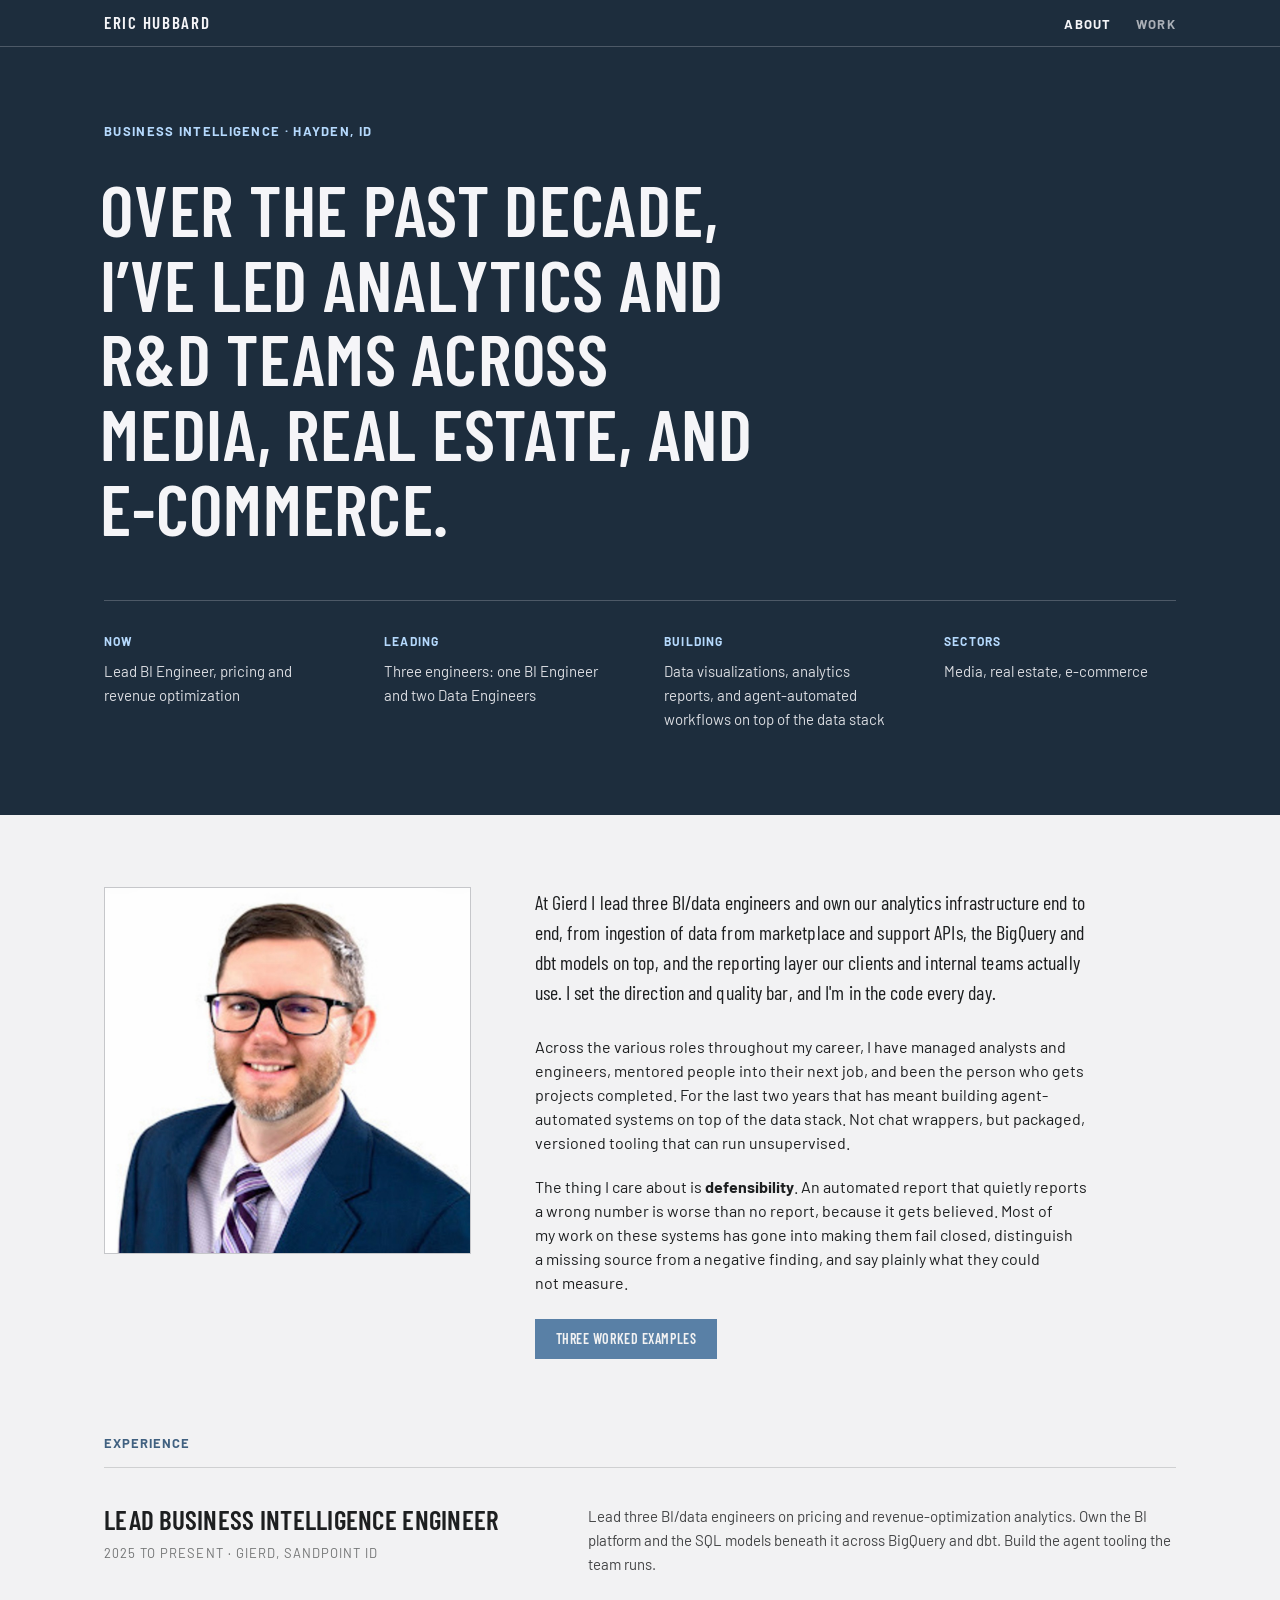
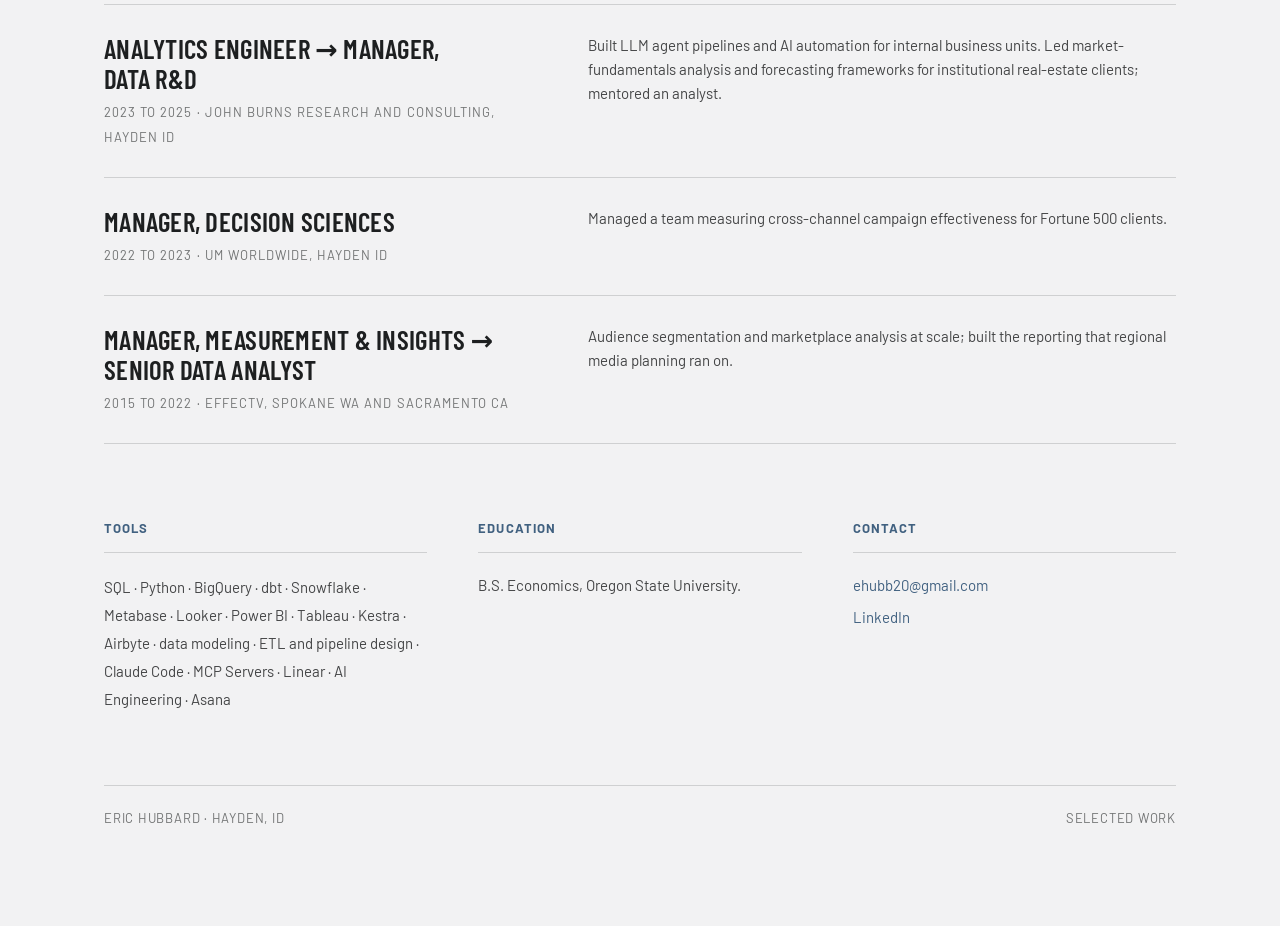
<file: index.html>
<!doctype html>
<html lang="en">
<head>
<meta charset="utf-8">
<meta name="viewport" content="width=device-width, initial-scale=1">
  <title>Eric Hubbard · Business Intelligence</title>
  <meta name="description" content="Eric Hubbard is a business intelligence lead in North Idaho, with ten years across media, real estate and e-commerce, leading analytics teams and building the tooling. Case studies in automated reporting, connector architecture, and returns analysis.">
  <link rel="canonical" href="https://erichubbard.io/">
  <meta property="og:title" content="Eric Hubbard · Business Intelligence">
  <meta property="og:description" content="BI lead building agent-automated analytics systems. Case studies in automated reporting, connector architecture, and returns analysis.">
  <meta property="og:type" content="profile">
  <meta property="og:url" content="https://erichubbard.io/">
  <link rel="icon" href="data:image/svg+xml,<svg xmlns='http://www.w3.org/2000/svg' viewBox='0 0 16 16'><text y='13' font-size='13' font-family='monospace' font-weight='bold'>E</text></svg>">
<link rel="stylesheet" href="./styles.css">
<style>
body { margin: 0; text-wrap: pretty; background: var(--color-bg); }
a { color: var(--color-accent-700); text-decoration: none; }
a:hover { color: var(--color-accent-800); text-decoration: underline; text-underline-offset: 3px; }
/* Layout breakpoints: media queries are the one thing inline styles cannot carry. */
@media (max-width: 760px) { [data-grid] { grid-template-columns: 1fr !important; } }
@media (max-width: 560px) { [data-grid="split"] > figure { max-width: 240px; } }
</style>
</head>
<body>
<div style="min-height: 100%; background: var(--color-bg); color: var(--color-text); font-family: var(--font-body); font-size: 16px; line-height: 24px; padding-bottom: 96px">

  <div style="background: var(--color-accent-900); color: var(--color-neutral-100)">
    <nav class="nav" style="border-bottom: 1px solid color-mix(in srgb, #f5f5f8 22%, transparent); padding-inline: max(clamp(20px,5vw,72px), calc((100% - 1200px) / 2 + clamp(20px,5vw,72px))); gap: 24px; align-items: baseline; color: var(--color-neutral-100)">
      <span class="nav-brand" style="font-size: 17px; letter-spacing: 0.1em; text-transform: uppercase">Eric Hubbard</span>
      <a href="#" aria-current="page" style="font-size: 13px; letter-spacing: 0.1em; text-transform: uppercase; font-weight: 700; color: var(--color-neutral-100)">About</a>
      <a href="work/" style="font-size: 13px; letter-spacing: 0.1em; text-transform: uppercase; font-weight: 700; color: color-mix(in srgb, #f5f5f8 65%, transparent)">Work</a>
    </nav>

    <div style="max-width: 1200px; margin: 0 auto; padding: 72px clamp(20px,5vw,72px) 84px">
      <span style="display: block; font-size: 13px; letter-spacing: 0.1em; text-transform: uppercase; font-weight: 700; color: var(--color-accent-300); margin-bottom: 28px">BUSINESS INTELLIGENCE · HAYDEN, ID</span>
      <h1 style="font-family: var(--font-heading); font-weight: 600; font-size: clamp(40px, 5.6vw, 78px); line-height: 1.04; letter-spacing: 0.01em; text-transform: uppercase; margin: 0; margin-left: -0.052em; max-width: 21ch">Over the past decade, I’ve led analytics and R&amp;D teams across media, real estate, and e‑commerce.</h1>
      <div style="display: grid; grid-template-columns: repeat(auto-fit, minmax(220px, 1fr)); gap: 24px 48px; margin-top: 56px; padding-top: 28px; border-top: 1px solid color-mix(in srgb, #f5f5f8 22%, transparent)">
        <div>
          <span style="display: block; font-size: 12px; letter-spacing: 0.1em; text-transform: uppercase; font-weight: 700; color: var(--color-accent-300); margin-bottom: 6px">Now</span>
          <span style="font-size: 15px; line-height: 22px; color: color-mix(in srgb, #f5f5f8 88%, transparent)">Lead BI Engineer, pricing and revenue optimization</span>
        </div>
        <div>
          <span style="display: block; font-size: 12px; letter-spacing: 0.1em; text-transform: uppercase; font-weight: 700; color: var(--color-accent-300); margin-bottom: 6px">Leading</span>
          <span style="font-size: 15px; line-height: 22px; color: color-mix(in srgb, rgb(245, 245, 248) 88%, transparent)">Three engineers: one BI Engineer and two Data Engineers</span></div>
        <div>
          <span style="display: block; font-size: 12px; letter-spacing: 0.1em; text-transform: uppercase; font-weight: 700; color: var(--color-accent-300); margin-bottom: 6px">Building</span>
          <span style="font-size: 15px; line-height: 22px; color: color-mix(in srgb, rgb(245, 245, 248) 88%, transparent)">Data visualizations, analytics reports, and agent-automated workflows on top of the data stack</span>
        </div>
        <div>
          <span style="display: block; font-size: 12px; letter-spacing: 0.1em; text-transform: uppercase; font-weight: 700; color: var(--color-accent-300); margin-bottom: 6px">Sectors</span>
          <span style="font-size: 15px; line-height: 22px; color: color-mix(in srgb, #f5f5f8 88%, transparent)">Media, real estate, e-commerce</span>
        </div>
      </div>
    </div>
  </div>

  <div style="max-width: 1200px; margin: 0 auto; padding: 0 clamp(20px,5vw,72px)">

    <section data-grid="split" style="display: grid; grid-template-columns: minmax(0, 4fr) minmax(0, 7fr); gap: 24px clamp(28px, 5vw, 80px); align-items: start; padding: 72px 0">
      <figure class="blueprint" style="margin: 0; aspect-ratio: 1 / 1; background: var(--color-neutral-200); overflow: hidden">
        <i class="corner tl"></i><i class="corner tr"></i><i class="corner bl"></i><i class="corner br"></i>
        <img src="./assets/headshot.jpeg" alt="Eric Hubbard" style="display: block; width: 100%; height: 100%; object-fit: cover; object-position: 50% 22%">
      </figure>
      <div style="max-width: 62ch">
        <p style="font-size: 20px; line-height: 30px; margin: 0 0 28px; font-family: var(--font-heading); font-weight: 400; letter-spacing: 0.005em">At Gierd I lead three BI/data engineers and own our analytics infrastructure end to end, from ingestion of data from marketplace and support APIs, the BigQuery and dbt models on top, and the reporting layer our clients and internal teams actually use. I set the direction and quality bar, and I'm in the code every day.</p>
        <p style="margin: 0 0 20px">Across the various roles throughout my career, I have managed analysts and engineers, mentored people into their next job, and been the person who gets projects completed. For the last two years that has meant building agent-automated systems on top of the data stack. Not chat wrappers, but packaged, versioned tooling that can run unsupervised.</p>
        <p style="margin: 0 0 24px">The thing I care about is <strong style="font-weight: 700">defensibility</strong>. An automated report that quietly reports a wrong number is worse than no report, because it gets believed. Most of my work on these systems has gone into making them fail closed, distinguish a missing source from a negative finding, and say plainly what they could not measure.</p>
        <a class="btn btn-primary" href="work/" style="min-height: 40px; padding-inline: 20px; letter-spacing: 0.04em; text-transform: uppercase">Three worked examples</a>
      </div>
    </section>

    <section style="padding: 0 0 72px">
      <span style="display: block; font-size: 13px; letter-spacing: 0.08em; text-transform: uppercase; font-weight: 700; color: var(--color-accent-700); margin-bottom: 12px">Experience</span>
      <hr style="height: 1px; border: 0; margin: 0 0 8px; background: var(--color-divider)">

      <div data-grid="role" style="display: grid; grid-template-columns: minmax(0, 5fr) minmax(0, 7fr); gap: 8px clamp(28px, 5vw, 80px); padding: 28px 0; border-bottom: 1px solid var(--color-divider)">
        <div>
          <h3 style="font-family: var(--font-heading); font-weight: 600; font-size: 27px; line-height: 30px; letter-spacing: 0.01em; text-transform: uppercase; margin: 0 0 6px">Lead Business Intelligence Engineer</h3>
          <span style="font-size: 13px; letter-spacing: 0.08em; text-transform: uppercase; font-variant-numeric: tabular-nums; color: color-mix(in srgb, var(--color-text) 60%, transparent)">2025 to present · Gierd, Sandpoint ID</span>
        </div>
        <p style="margin: 0; font-size: 15px; line-height: 24px; color: color-mix(in srgb, var(--color-text) 82%, transparent)">Lead three BI/data engineers on pricing and revenue-optimization analytics. Own the BI platform and the SQL models beneath it across BigQuery and dbt. Build the agent tooling the team runs.</p>
      </div>

      <div data-grid="role" style="display: grid; grid-template-columns: minmax(0, 5fr) minmax(0, 7fr); gap: 8px clamp(28px, 5vw, 80px); padding: 28px 0; border-bottom: 1px solid var(--color-divider)">
        <div>
          <h3 style="font-family: var(--font-heading); font-weight: 600; font-size: 27px; line-height: 30px; letter-spacing: 0.01em; text-transform: uppercase; margin: 0 0 6px">Analytics Engineer → Manager, Data R&amp;D</h3>
          <span style="font-size: 13px; letter-spacing: 0.08em; text-transform: uppercase; font-variant-numeric: tabular-nums; color: color-mix(in srgb, var(--color-text) 60%, transparent)">2023 to 2025 · John Burns Research and Consulting, Hayden ID</span>
        </div>
        <p style="margin: 0; font-size: 15px; line-height: 24px; color: color-mix(in srgb, var(--color-text) 82%, transparent)">Built LLM agent pipelines and AI automation for internal business units. Led market-fundamentals analysis and forecasting frameworks for institutional real-estate clients; mentored an analyst.</p>
      </div>

      <div data-grid="role" style="display: grid; grid-template-columns: minmax(0, 5fr) minmax(0, 7fr); gap: 8px clamp(28px, 5vw, 80px); padding: 28px 0; border-bottom: 1px solid var(--color-divider)">
        <div>
          <h3 style="font-family: var(--font-heading); font-weight: 600; font-size: 27px; line-height: 30px; letter-spacing: 0.01em; text-transform: uppercase; margin: 0 0 6px">Manager, Decision Sciences</h3>
          <span style="font-size: 13px; letter-spacing: 0.08em; text-transform: uppercase; font-variant-numeric: tabular-nums; color: color-mix(in srgb, var(--color-text) 60%, transparent)">2022 to 2023 · UM Worldwide, Hayden ID</span>
        </div>
        <p style="margin: 0; font-size: 15px; line-height: 24px; color: color-mix(in srgb, var(--color-text) 82%, transparent)">Managed a team measuring cross-channel campaign effectiveness for Fortune 500 clients.</p>
      </div>

      <div data-grid="role" style="display: grid; grid-template-columns: minmax(0, 5fr) minmax(0, 7fr); gap: 8px clamp(28px, 5vw, 80px); padding: 28px 0; border-bottom: 1px solid var(--color-divider)">
        <div>
          <h3 style="font-family: var(--font-heading); font-weight: 600; font-size: 27px; line-height: 30px; letter-spacing: 0.01em; text-transform: uppercase; margin: 0 0 6px">Manager, Measurement &amp; Insights → Senior Data Analyst</h3>
          <span style="font-size: 13px; letter-spacing: 0.08em; text-transform: uppercase; font-variant-numeric: tabular-nums; color: color-mix(in srgb, var(--color-text) 60%, transparent)">2015 to 2022 · Effectv, Spokane WA and Sacramento CA</span>
        </div>
        <p style="margin: 0; font-size: 15px; line-height: 24px; color: color-mix(in srgb, var(--color-text) 82%, transparent)">Audience segmentation and marketplace analysis at scale; built the reporting that regional media planning ran on.</p>
      </div>
    </section>

    <section style="display: grid; grid-template-columns: repeat(auto-fit, minmax(260px, 1fr)); gap: clamp(28px, 4vw, 56px); padding: 0 0 72px">
      <div>
        <span style="display: block; font-size: 13px; letter-spacing: 0.08em; text-transform: uppercase; font-weight: 700; color: var(--color-accent-700); margin-bottom: 12px">Tools</span>
        <hr style="height: 1px; border: 0; margin: 0 0 20px; background: var(--color-divider)">
        <p style="margin: 0; font-size: 15px; line-height: 28px; color: color-mix(in srgb, var(--color-text) 82%, transparent)">SQL · Python · BigQuery · dbt · Snowflake · Metabase · Looker · Power BI · Tableau · Kestra · Airbyte · data modeling · ETL and pipeline design · Claude Code · MCP Servers&nbsp;<span style="color: color(srgb 0.113725 0.121569 0.12549 / 0.82)">· Linear&nbsp;</span><span style="color: color(srgb 0.113725 0.121569 0.12549 / 0.82)">· AI Engineering&nbsp;</span><span style="color: color(srgb 0.113725 0.121569 0.12549 / 0.82)">· Asana</span></p>
      </div>
      <div>
        <span style="display: block; font-size: 13px; letter-spacing: 0.08em; text-transform: uppercase; font-weight: 700; color: var(--color-accent-700); margin-bottom: 12px">Education</span>
        <hr style="height: 1px; border: 0; margin: 0 0 20px; background: var(--color-divider)">
        <p style="margin: 0; font-size: 15px; line-height: 24px; color: color-mix(in srgb, var(--color-text) 82%, transparent)">B.S. Economics, Oregon State University.</p>
      </div>
      <div>
        <span style="display: block; font-size: 13px; letter-spacing: 0.08em; text-transform: uppercase; font-weight: 700; color: var(--color-accent-700); margin-bottom: 12px">Contact</span>
        <hr style="height: 1px; border: 0; margin: 0 0 20px; background: var(--color-divider)">
        <div style="display: flex; flex-direction: column; align-items: flex-start; gap: 8px; font-size: 15px">
          <a href="mailto:ehubb20@gmail.com" data-wired="1">ehubb20@gmail.com</a>
          <a href="https://www.linkedin.com/in/eric-hubbard-53500838">LinkedIn</a>
        </div>
      </div>
    </section>

    <footer style="border-top: 1px solid var(--color-divider); padding-top: 20px; display: flex; flex-wrap: wrap; gap: 8px 24px; justify-content: space-between; font-size: 13px; letter-spacing: 0.06em; text-transform: uppercase; color: color-mix(in srgb, var(--color-text) 60%, transparent)">
      <span>ERIC HUBBARD · HAYDEN, ID</span>
      <span><a href="work/" style="color: inherit">Selected work</a></span>
    </footer>

  </div>
</div>
<script>
  (function () {
    var el = document.getElementById("email");
    if (!el) return;
    var user = "ehubb20", host = "gmail" + "." + "com";
    var a = document.createElement("a");
    a.href = "mail" + "to:" + user + "@" + host;
    a.textContent = user + "@" + host;
    el.replaceWith(a);
  })();
</script>
</body>
</html>
</file>
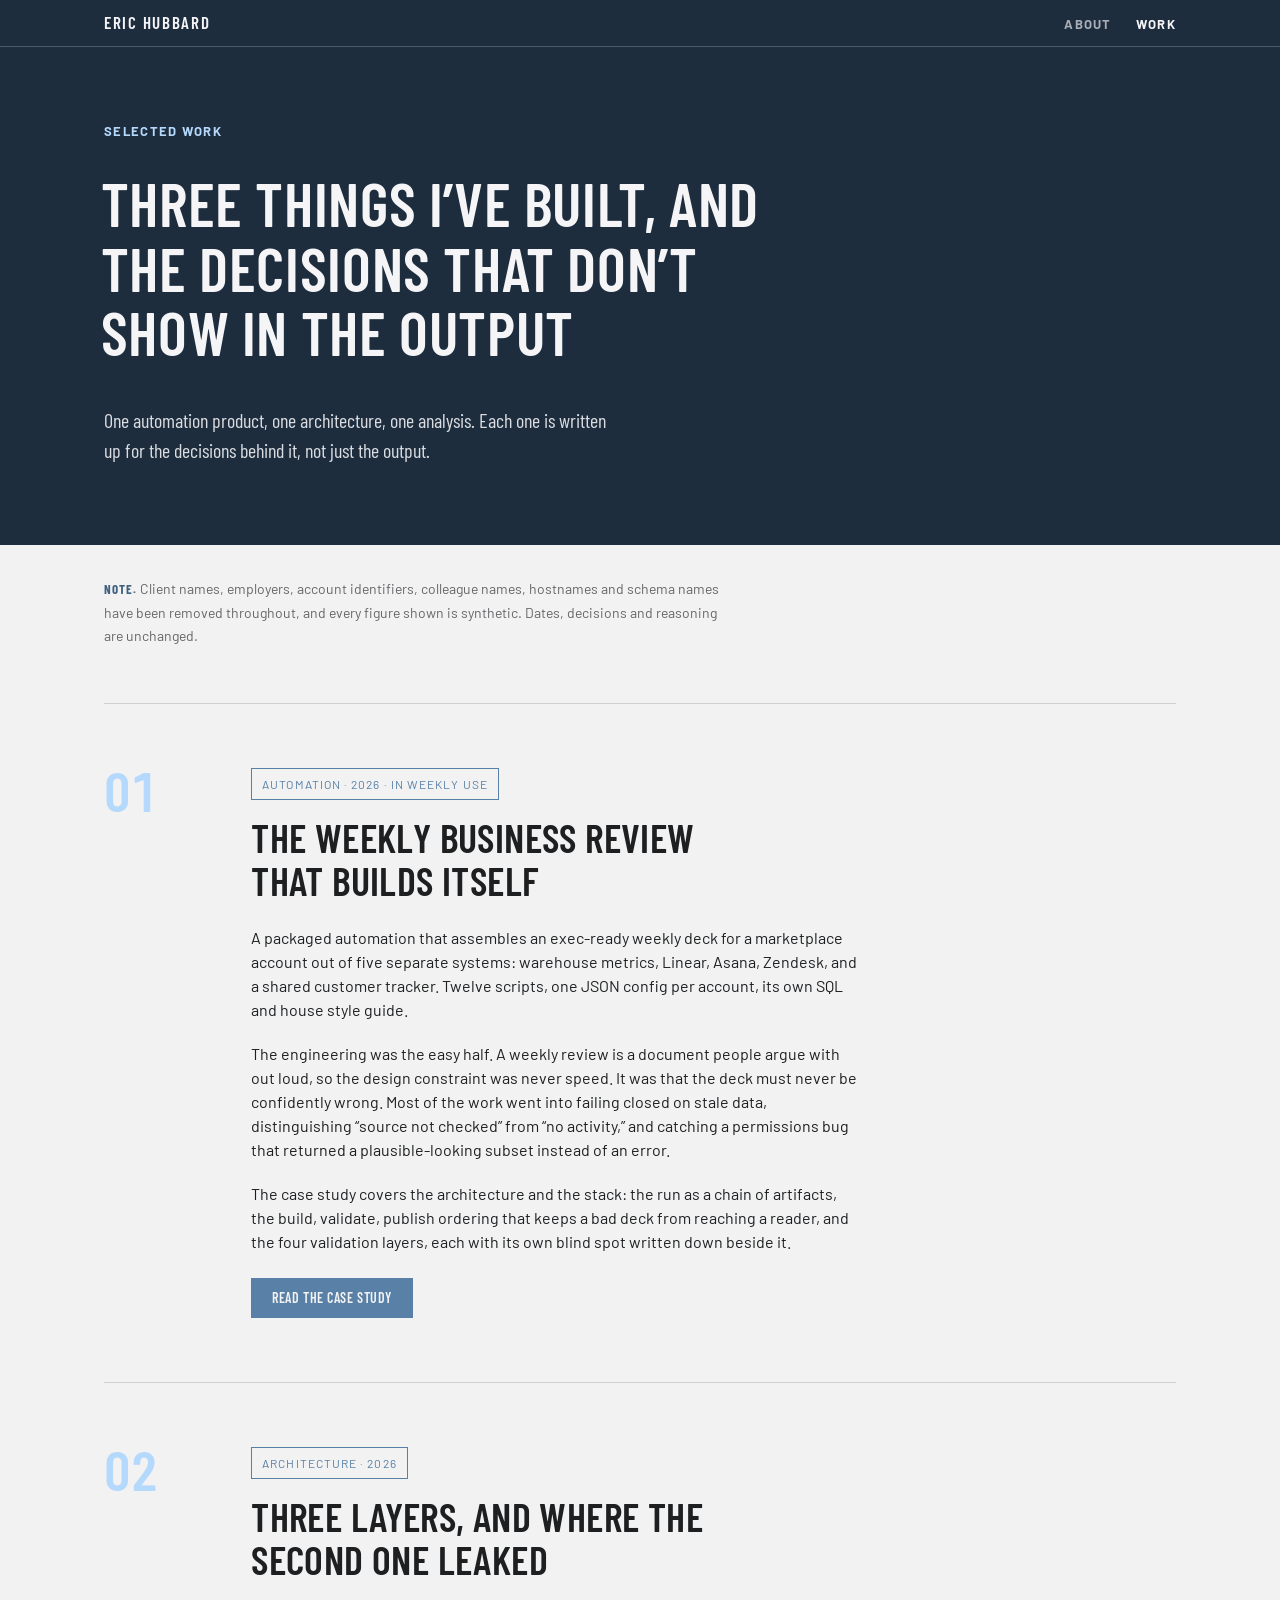
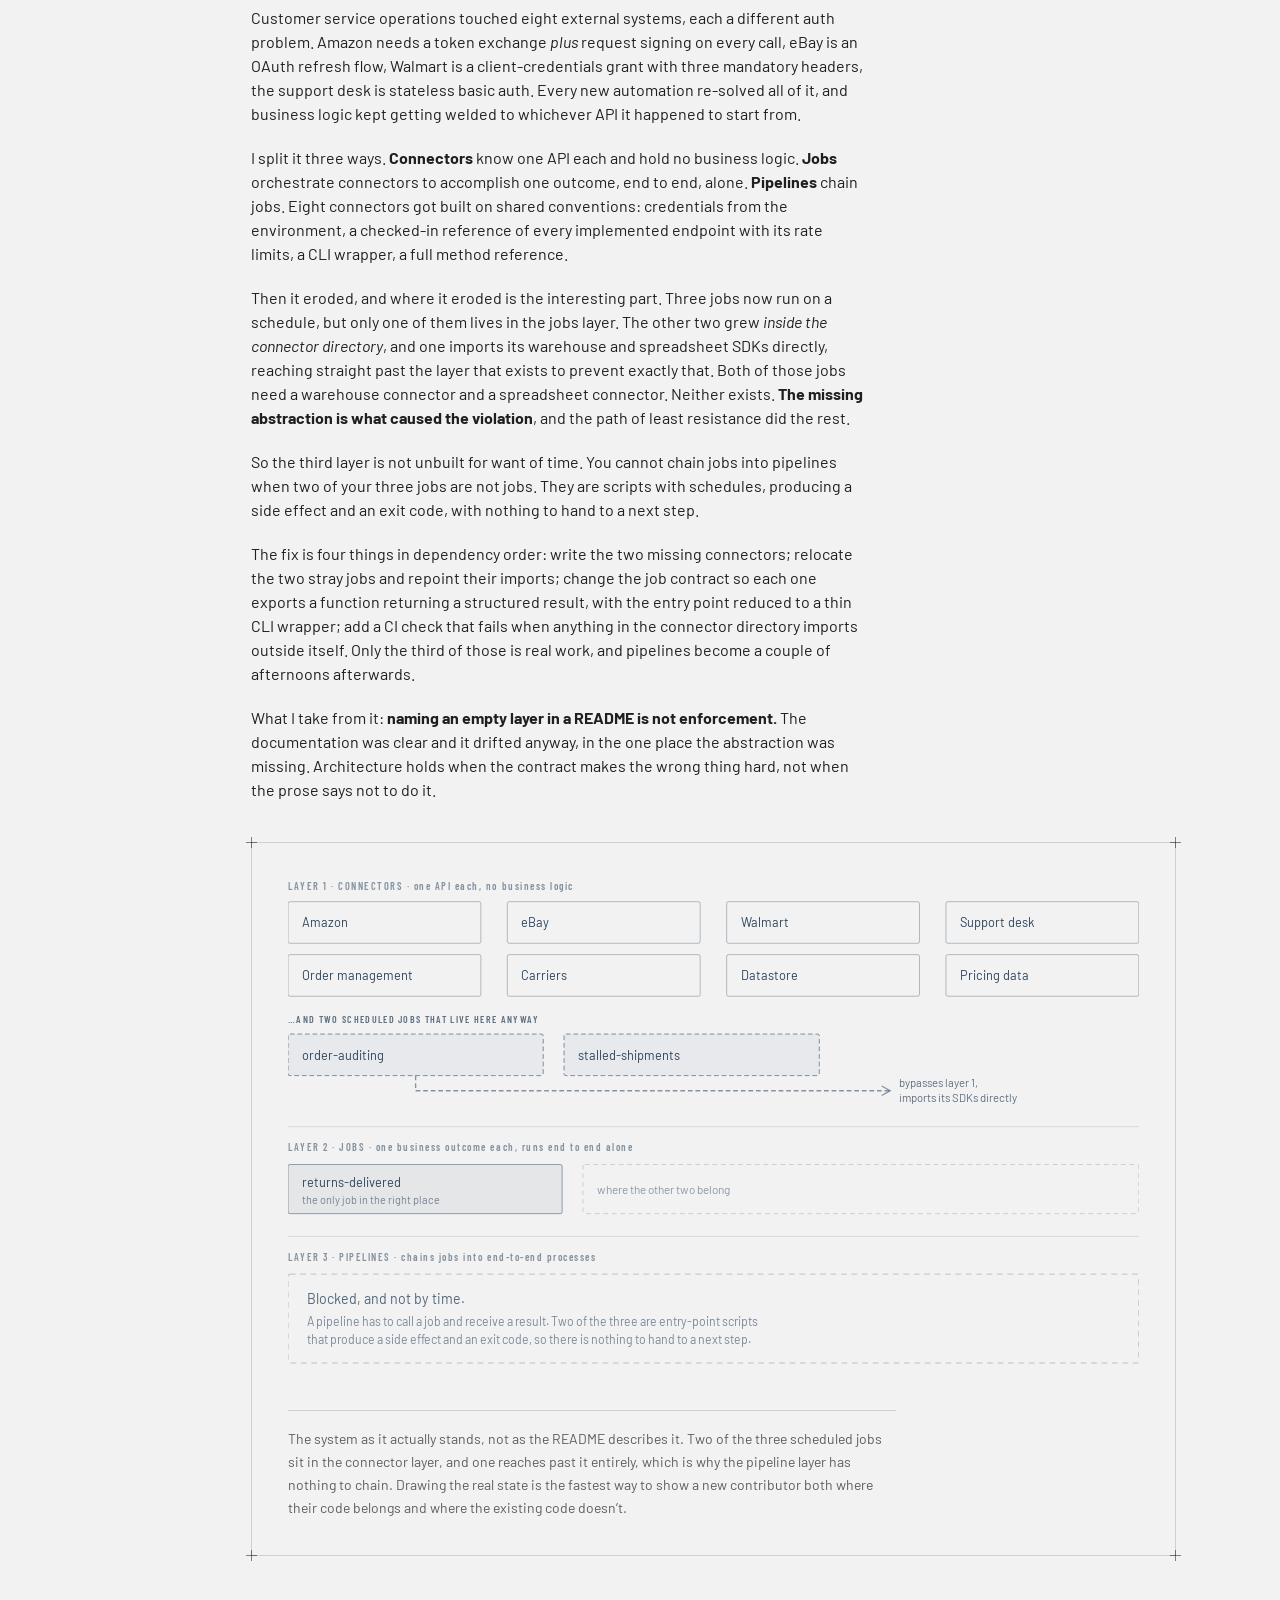
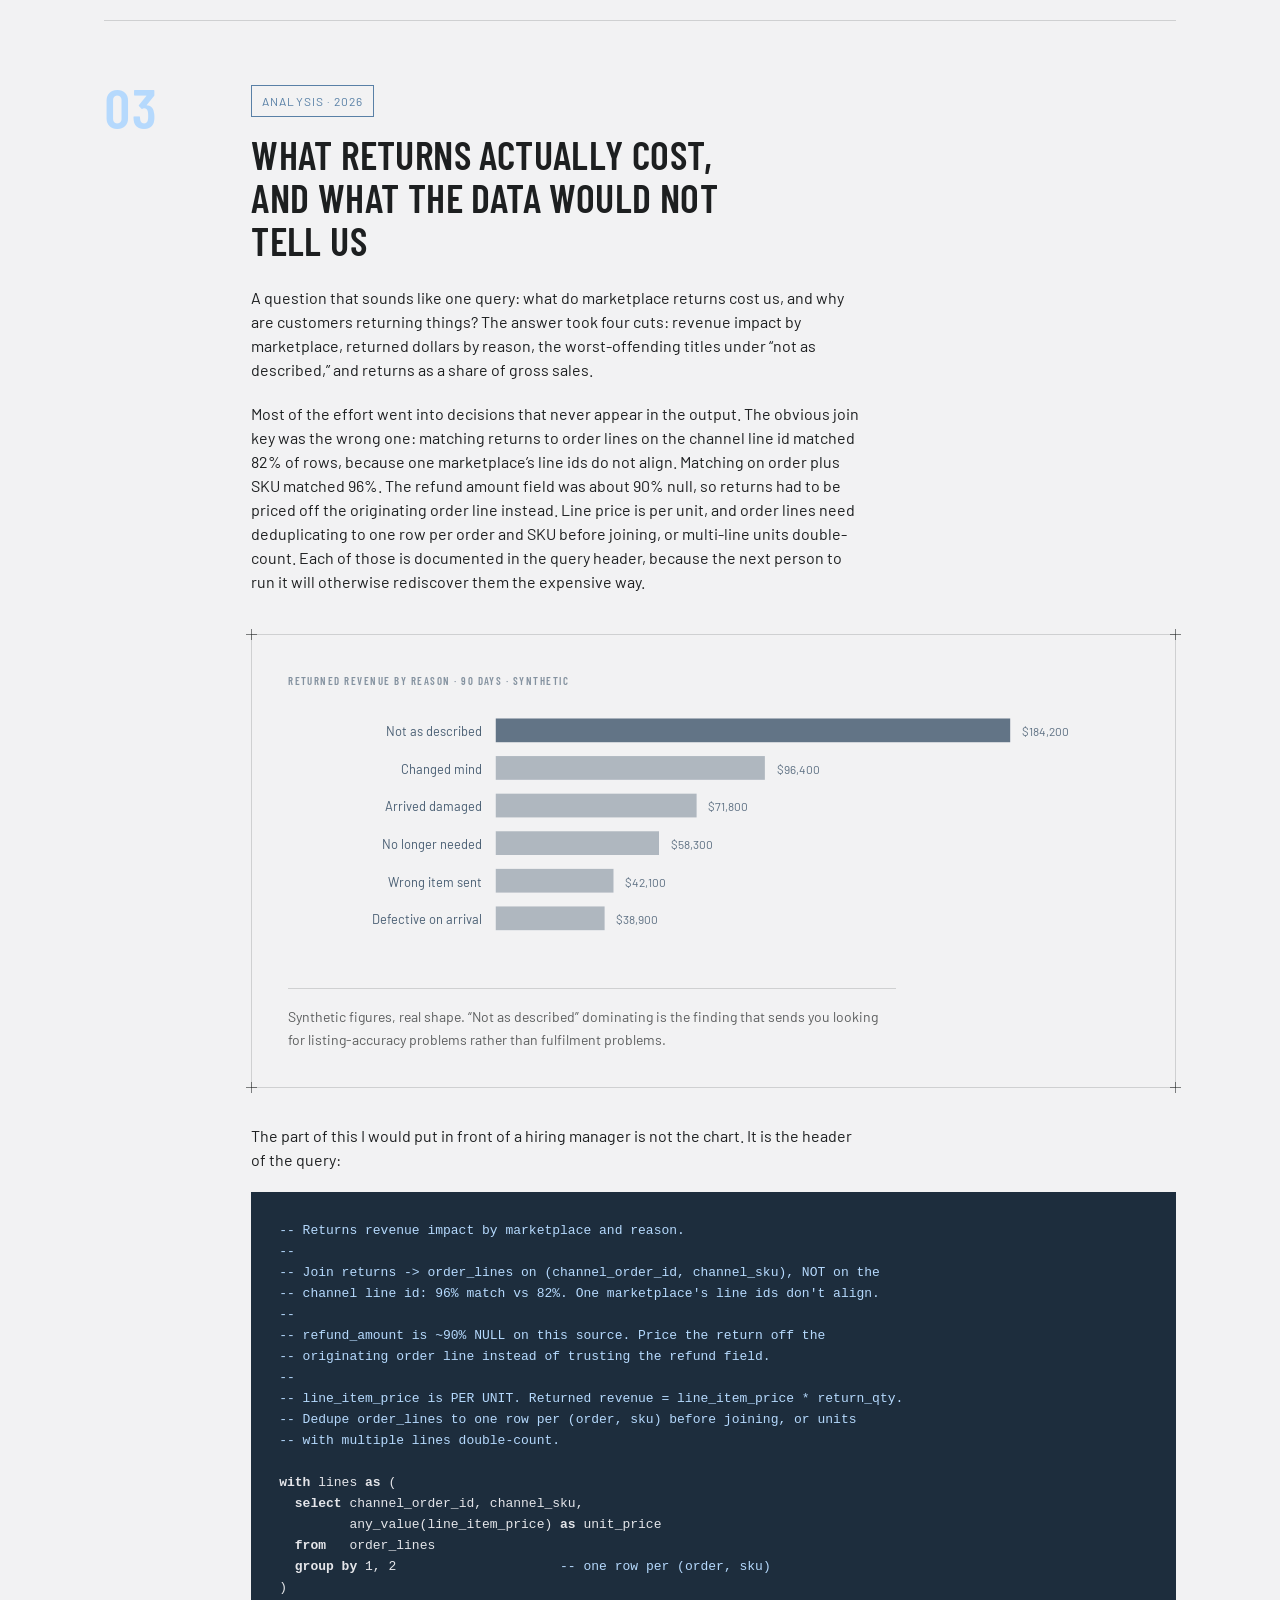
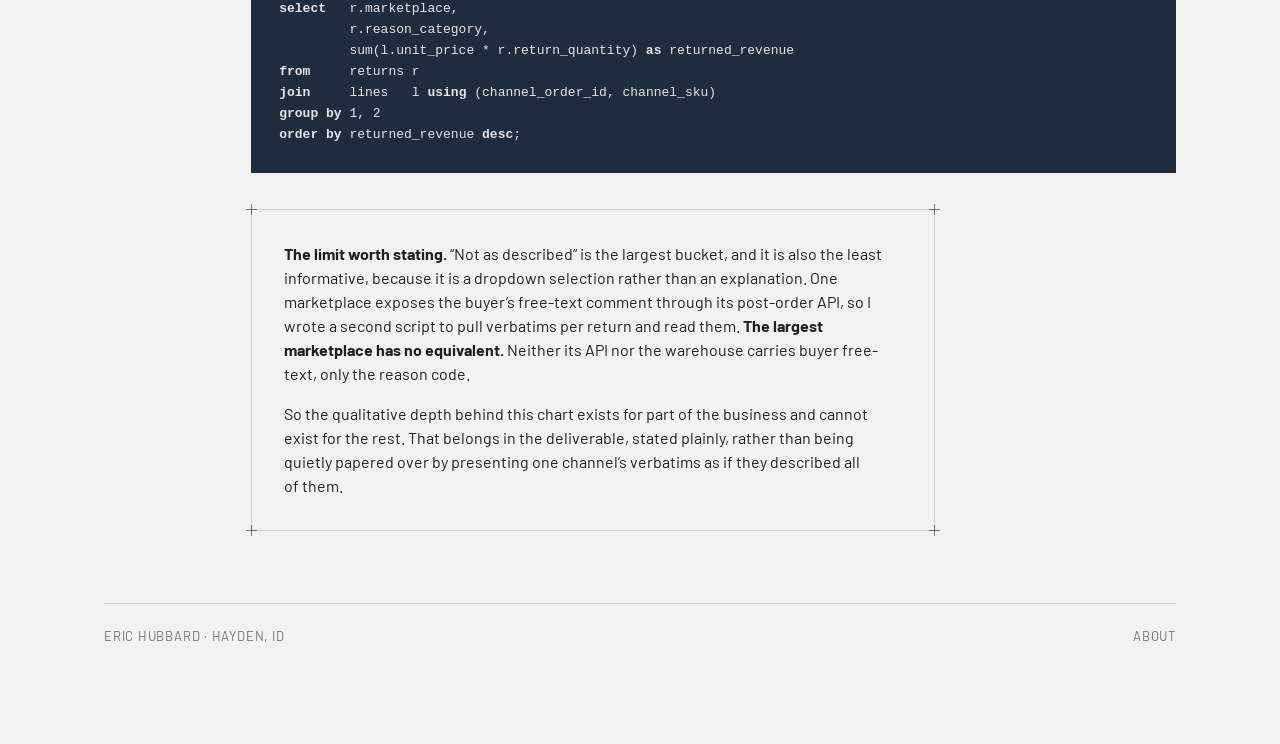
<file: work/index.html>
<!doctype html>
<html lang="en">
<head>
<meta charset="utf-8">
<meta name="viewport" content="width=device-width, initial-scale=1">
  <title>Selected work · Eric Hubbard</title>
  <meta name="description" content="Three worked examples: an agent-run weekly business review pipeline, a layered marketplace connector architecture, and a returns revenue analysis.">
  <link rel="canonical" href="https://erichubbard.io/work/">
  <meta property="og:title" content="Selected work · Eric Hubbard">
  <meta property="og:description" content="An agent-run weekly business review pipeline, a layered marketplace connector architecture, and a returns revenue analysis.">
  <meta property="og:type" content="website">
  <meta property="og:url" content="https://erichubbard.io/work/">
  <link rel="icon" href="data:image/svg+xml,<svg xmlns='http://www.w3.org/2000/svg' viewBox='0 0 16 16'><text y='13' font-size='13' font-family='monospace' font-weight='bold'>E</text></svg>">
<link rel="stylesheet" href="../styles.css">
<style>
body { margin: 0; text-wrap: pretty; background: var(--color-bg); }
a { color: var(--color-accent-700); text-decoration: none; }
a:hover { color: var(--color-accent-800); text-decoration: underline; text-underline-offset: 3px; }
/* Media queries and SVG type normalisation: the two things inline styles cannot carry. */
@media (max-width: 860px) { [data-grid] { grid-template-columns: 1fr !important; } }
figure svg text { font-family: var(--font-body); }
figure svg text[font-family^="ui-monospace"] { font-family: var(--font-heading); font-weight: 600; }
</style>
</head>
<body>
<div style="min-height: 100%; background: var(--color-bg); color: var(--color-text); font-family: var(--font-body); font-size: 16px; line-height: 24px; padding-bottom: 96px">

  <div style="background: var(--color-accent-900); color: var(--color-neutral-100)">
    <nav class="nav" style="border-bottom: 1px solid color-mix(in srgb, #f5f5f8 22%, transparent); padding-inline: max(clamp(20px,5vw,72px), calc((100% - 1200px) / 2 + clamp(20px,5vw,72px))); gap: 24px; align-items: baseline; color: var(--color-neutral-100)">
      <a href="../" class="nav-brand" style="font-size: 17px; letter-spacing: 0.1em; text-transform: uppercase; color: var(--color-neutral-100)">Eric Hubbard</a>
      <a href="../" style="font-size: 13px; letter-spacing: 0.1em; text-transform: uppercase; font-weight: 700; color: color-mix(in srgb, #f5f5f8 65%, transparent)">About</a>
      <a href="./" aria-current="page" style="font-size: 13px; letter-spacing: 0.1em; text-transform: uppercase; font-weight: 700; color: var(--color-neutral-100)">Work</a>
    </nav>

    <div style="max-width: 1200px; margin: 0 auto; padding: 72px clamp(20px,5vw,72px) 80px">
      <span style="display: block; font-size: 13px; letter-spacing: 0.1em; text-transform: uppercase; font-weight: 700; color: var(--color-accent-300); margin-bottom: 28px">Selected work</span>
      <h1 style="font-family: var(--font-heading); font-weight: 600; font-size: clamp(36px, 4.8vw, 68px); line-height: 1.05; letter-spacing: 0.01em; text-transform: uppercase; margin: 0; margin-left: -0.052em; max-width: 24ch">Three things I’ve built, and the decisions that don’t show in the output</h1>
      <p style="max-width: 56ch; margin: 40px 0 0; font-family: var(--font-heading); font-weight: 400; font-size: 20px; line-height: 30px; color: color-mix(in srgb, #f5f5f8 88%, transparent)">One automation product, one architecture, one analysis. Each one is written up for the decisions behind it, not just the output.</p>
    </div>
  </div>

  <div style="max-width: 1200px; margin: 0 auto; padding: 0 clamp(20px,5vw,72px)">

    
    <p style="max-width: 78ch; margin: 32px 0 0; font-size: 14px; line-height: 23px; color: color-mix(in srgb, var(--color-text) 66%, transparent)"><span style="font-family: var(--font-heading); font-weight: 700; text-transform: uppercase; letter-spacing: 0.08em; font-size: 13px; color: var(--color-accent-700)">Note.</span> Client names, employers, account identifiers, colleague names, hostnames and schema names have been removed throughout, and every figure shown is synthetic. Dates, decisions and reasoning are unchanged.</p>
    

    <article data-grid="entry" style="display: grid; grid-template-columns: 96px minmax(0, 1fr); gap: 12px clamp(24px, 4vw, 56px); align-items: start; padding: 64px 0 0; border-top: 1px solid var(--color-divider); margin-top: 56px">
      <span style="font-family: var(--font-heading); font-weight: 600; font-size: 56px; line-height: 0.8; color: var(--color-accent-300); font-variant-numeric: tabular-nums">01</span>
      <div>
        <span class="tag tag-outline" style="font-size: 12px; letter-spacing: 0.09em; text-transform: uppercase">automation · 2026 · in weekly use</span>
        <h2 style="font-family: var(--font-heading); font-weight: 600; font-size: clamp(28px, 3.2vw, 40px); line-height: 1.08; letter-spacing: 0.01em; text-transform: uppercase; margin: 16px 0 24px; max-width: 28ch">The weekly business review that builds itself</h2>
        <div style="max-width: 68ch; display: flex; flex-direction: column; gap: 20px">
          
          <p style="margin: 0">A packaged automation that assembles an exec-ready weekly deck for a marketplace account out of five separate systems: warehouse metrics, Linear, Asana, Zendesk, and a shared customer tracker. Twelve scripts, one JSON config per account, its own SQL and house style guide.</p><p style="margin: 0">The engineering was the easy half. A weekly review is a document people argue with out loud, so the design constraint was never speed. It was that the deck must never be confidently wrong. Most of the work went into failing closed on stale data, distinguishing “source not checked” from “no activity,” and catching a permissions bug that returned a plausible-looking subset instead of an error.</p>
          <p style="margin: 0">The case study covers the architecture and the stack: the run as a chain of artifacts, the build, validate, publish ordering that keeps a bad deck from reaching a reader, and the four validation layers, each with its own blind spot written down beside it.</p>
          <p style="margin: 4px 0 0"><a class="btn btn-primary" href="wbr-exec-brief/" style="min-height: 40px; padding-inline: 20px; letter-spacing: 0.04em; text-transform: uppercase">Read the case study</a></p>
        </div>
      </div>
    </article>

    <article data-grid="entry" style="display: grid; grid-template-columns: 96px minmax(0, 1fr); gap: 12px clamp(24px, 4vw, 56px); align-items: start; padding: 64px 0 0; border-top: 1px solid var(--color-divider); margin-top: 64px">
      <span style="font-family: var(--font-heading); font-weight: 600; font-size: 56px; line-height: 0.8; color: var(--color-accent-300); font-variant-numeric: tabular-nums">02</span>
      <div>
        <span class="tag tag-outline" style="font-size: 12px; letter-spacing: 0.09em; text-transform: uppercase">Architecture · 2026</span>
        <h2 style="font-family: var(--font-heading); font-weight: 600; font-size: clamp(28px, 3.2vw, 40px); line-height: 1.08; letter-spacing: 0.01em; text-transform: uppercase; margin: 16px 0 24px; max-width: 28ch">Three layers, and where the second one leaked</h2>
        <div style="max-width: 68ch; display: flex; flex-direction: column; gap: 20px">
          <p style="margin: 0">Customer service operations touched eight external systems, each a different auth problem. Amazon needs a token exchange <em>plus</em> request signing on every call, eBay is an OAuth refresh flow, Walmart is a client-credentials grant with three mandatory headers, the support desk is stateless basic auth. Every new automation re-solved all of it, and business logic kept getting welded to whichever API it happened to start from.</p>
          <p style="margin: 0">I split it three ways. <strong style="font-weight: 700">Connectors</strong> know one API each and hold no business logic. <strong style="font-weight: 700">Jobs</strong> orchestrate connectors to accomplish one outcome, end to end, alone. <strong style="font-weight: 700">Pipelines</strong> chain jobs. Eight connectors got built on shared conventions: credentials from the environment, a checked-in reference of every implemented endpoint with its rate limits, a CLI wrapper, a full method reference.</p>
          <p style="margin: 0">Then it eroded, and where it eroded is the interesting part. Three jobs now run on a schedule, but only one of them lives in the jobs layer. The other two grew <em>inside the connector directory</em>, and one imports its warehouse and spreadsheet SDKs directly, reaching straight past the layer that exists to prevent exactly that. Both of those jobs need a warehouse connector and a spreadsheet connector. Neither exists. <strong style="font-weight: 700">The missing abstraction is what caused the violation</strong>, and the path of least resistance did the rest.</p>
          <p style="margin: 0">So the third layer is not unbuilt for want of time. You cannot chain jobs into pipelines when two of your three jobs are not jobs. They are scripts with schedules, producing a side effect and an exit code, with nothing to hand to a next step.</p>
          <p style="margin: 0">The fix is four things in dependency order: write the two missing connectors; relocate the two stray jobs and repoint their imports; change the job contract so each one exports a function returning a structured result, with the entry point reduced to a thin CLI wrapper; add a CI check that fails when anything in the connector directory imports outside itself. Only the third of those is real work, and pipelines become a couple of afternoons afterwards.</p>
          <p style="margin: 0">What I take from it: <strong style="font-weight: 700">naming an empty layer in a README is not enforcement.</strong> The documentation was clear and it drifted anyway, in the one place the abstraction was missing. Architecture holds when the contract makes the wrong thing hard, not when the prose says not to do it.</p>
        </div>

        <figure class="blueprint" style="margin: 40px 0 0; padding: clamp(20px, 3vw, 36px); color: var(--color-accent-800)">
          <i class="corner tl"></i><i class="corner tr"></i><i class="corner bl"></i><i class="corner br"></i>
          <div style="overflow-x: auto"><svg width="100%" viewBox="0 0 900 530" role="img" aria-labelledby="archtitle archdesc" style="max-width: 900px">
        <title id="archtitle">Three-layer architecture, as it actually stands</title>
        <desc id="archdesc">Layer one holds eight single-purpose API connectors, but also holds two scheduled jobs that do not belong there; one of them bypasses the connector layer entirely and imports its warehouse and spreadsheet SDKs directly. Layer two holds only one of the three jobs. Layer three, pipelines, is blocked because two of the three jobs are entry-point scripts with no return value to chain.</desc>

        <!-- LAYER 1 -->
        <text x="0" y="12" font-family="ui-monospace, Menlo, monospace" font-size="11" letter-spacing="1.6" fill="currentColor" opacity="0.55">LAYER 1 · CONNECTORS · one API each, no business logic</text>
        <g font-family="ui-sans-serif, system-ui, sans-serif" font-size="13.5" fill="currentColor">
          <g stroke="currentColor" stroke-opacity="0.35" fill="none">
            <rect x="0" y="24" width="204" height="44" rx="2"></rect>
            <rect x="232" y="24" width="204" height="44" rx="2"></rect>
            <rect x="464" y="24" width="204" height="44" rx="2"></rect>
            <rect x="696" y="24" width="204" height="44" rx="2"></rect>
            <rect x="0" y="80" width="204" height="44" rx="2"></rect>
            <rect x="232" y="80" width="204" height="44" rx="2"></rect>
            <rect x="464" y="80" width="204" height="44" rx="2"></rect>
            <rect x="696" y="80" width="204" height="44" rx="2"></rect>
          </g>
          <text x="15" y="51">Amazon</text>
          <text x="247" y="51">eBay</text>
          <text x="479" y="51">Walmart</text>
          <text x="711" y="51">Support desk</text>
          <text x="15" y="107">Order management</text>
          <text x="247" y="107">Carriers</text>
          <text x="479" y="107">Datastore</text>
          <text x="711" y="107">Pricing data</text>
        </g>

        <!-- the two strays, drawn inside layer 1 because that is where they live -->
        <text x="0" y="152" font-family="ui-monospace, Menlo, monospace" font-size="10.5" letter-spacing="1.4" fill="currentColor" opacity="0.75">…AND TWO SCHEDULED JOBS THAT LIVE HERE ANYWAY</text>
        <g font-family="ui-sans-serif, system-ui, sans-serif" font-size="13.5" fill="currentColor">
          <g stroke="currentColor" stroke-opacity="0.6" stroke-dasharray="5 3" fill="currentColor" fill-opacity="0.05">
            <rect x="0" y="164" width="270" height="44" rx="2"></rect>
            <rect x="292" y="164" width="270" height="44" rx="2"></rect>
          </g>
          <text x="15" y="191">order-auditing</text>
          <text x="307" y="191">stalled-shipments</text>
        </g>

        <!-- bypass: routed under the strays so it doesn't cross them -->
        <g stroke="currentColor" stroke-opacity="0.55" fill="none">
          <path d="M135 208 L135 224 L636 224" stroke-width="1.4" stroke-dasharray="5 3"></path>
          <path d="M628 219 L637 224 L628 229" stroke-width="1.4"></path>
        </g>
        <text x="646" y="220" font-family="ui-sans-serif, system-ui, sans-serif" font-size="12" fill="currentColor" opacity="0.75">bypasses layer 1,</text>
        <text x="646" y="236" font-family="ui-sans-serif, system-ui, sans-serif" font-size="12" fill="currentColor" opacity="0.75">imports its SDKs directly</text>

        <line x1="0" y1="262" x2="900" y2="262" stroke="currentColor" stroke-opacity="0.16"></line>

        <!-- LAYER 2 -->
        <text x="0" y="288" font-family="ui-monospace, Menlo, monospace" font-size="11" letter-spacing="1.6" fill="currentColor" opacity="0.55">LAYER 2 · JOBS · one business outcome each, runs end to end alone</text>
        <g font-family="ui-sans-serif, system-ui, sans-serif" font-size="13.5" fill="currentColor">
          <rect x="0" y="302" width="290" height="52" rx="2" fill="currentColor" fill-opacity="0.07" stroke="currentColor" stroke-opacity="0.5"></rect>
          <text x="15" y="326">returns-delivered</text>
          <text x="15" y="344" font-size="11.5" opacity="0.6">the only job in the right place</text>

          <rect x="312" y="302" width="588" height="52" rx="2" fill="none" stroke="currentColor" stroke-opacity="0.22" stroke-dasharray="5 4"></rect>
          <text x="327" y="333" font-size="12.5" opacity="0.5">where the other two belong</text>
        </g>

        <line x1="0" y1="378" x2="900" y2="378" stroke="currentColor" stroke-opacity="0.16"></line>

        <!-- LAYER 3 -->
        <text x="0" y="404" font-family="ui-monospace, Menlo, monospace" font-size="11" letter-spacing="1.6" fill="currentColor" opacity="0.55">LAYER 3 · PIPELINES · chains jobs into end-to-end processes</text>
        <rect x="0" y="418" width="900" height="94" rx="2" fill="none" stroke="currentColor" stroke-opacity="0.3" stroke-dasharray="6 5"></rect>
        <text x="20" y="450" font-family="ui-sans-serif, system-ui, sans-serif" font-size="15" fill="currentColor" opacity="0.8">Blocked, and not by time.</text>
        <text x="20" y="473" font-family="ui-sans-serif, system-ui, sans-serif" font-size="13" fill="currentColor" opacity="0.6">A pipeline has to call a job and receive a result. Two of the three are entry-point scripts</text>
        <text x="20" y="492" font-family="ui-sans-serif, system-ui, sans-serif" font-size="13" fill="currentColor" opacity="0.6">that produce a side effect and an exit code, so there is nothing to hand to a next step.</text>
      </svg></div>
          <figcaption style="margin-top: 24px; padding-top: 16px; border-top: 1px solid var(--color-divider); max-width: 76ch; font-size: 14px; line-height: 23px; color: color-mix(in srgb, var(--color-text) 70%, transparent)">The system as it actually stands, not as the README describes it. Two of the three scheduled jobs sit in the connector layer, and one reaches past it entirely, which is why the pipeline layer has nothing to chain. Drawing the real state is the fastest way to show a new contributor both where their code belongs and where the existing code doesn’t.</figcaption>
        </figure>
      </div>
    </article>

    <article data-grid="entry" style="display: grid; grid-template-columns: 96px minmax(0, 1fr); gap: 12px clamp(24px, 4vw, 56px); align-items: start; padding: 64px 0 0; border-top: 1px solid var(--color-divider); margin-top: 64px">
      <span style="font-family: var(--font-heading); font-weight: 600; font-size: 56px; line-height: 0.8; color: var(--color-accent-300); font-variant-numeric: tabular-nums">03</span>
      <div>
        <span class="tag tag-outline" style="font-size: 12px; letter-spacing: 0.09em; text-transform: uppercase">Analysis · 2026</span>
        <h2 style="font-family: var(--font-heading); font-weight: 600; font-size: clamp(28px, 3.2vw, 40px); line-height: 1.08; letter-spacing: 0.01em; text-transform: uppercase; margin: 16px 0 24px; max-width: 28ch">What returns actually cost, and what the data would not tell us</h2>
        <div style="max-width: 68ch; display: flex; flex-direction: column; gap: 20px">
          <p style="margin: 0">A question that sounds like one query: what do marketplace returns cost us, and why are customers returning things? The answer took four cuts: revenue impact by marketplace, returned dollars by reason, the worst-offending titles under “not as described,” and returns as a share of gross sales.</p>
          <p style="margin: 0">Most of the effort went into decisions that never appear in the output. The obvious join key was the wrong one: matching returns to order lines on the channel line id matched 82% of rows, because one marketplace’s line ids do not align. Matching on order plus SKU matched 96%. The refund amount field was about 90% null, so returns had to be priced off the originating order line instead. Line price is per unit, and order lines need deduplicating to one row per order and SKU before joining, or multi-line units double-count. Each of those is documented in the query header, because the next person to run it will otherwise rediscover them the expensive way.</p>
        </div>

        <figure class="blueprint" style="margin: 40px 0 0; padding: clamp(20px, 3vw, 36px); color: var(--color-accent-800)">
          <i class="corner tl"></i><i class="corner tr"></i><i class="corner bl"></i><i class="corner br"></i>
          <div style="overflow-x: auto"><svg width="100%" viewBox="0 0 860 290" role="img" aria-labelledby="rettitle retdesc" style="max-width: 860px">
        <title id="rettitle">Returned revenue by reason category</title>
        <desc id="retdesc">Horizontal bar chart of synthetic returned revenue by reason. Not as described leads at 184,200 dollars, followed by changed mind at 96,400, arrived damaged at 71,800, no longer needed at 58,300, wrong item sent at 42,100 and defective on arrival at 38,900.</desc>
        <g font-family="ui-sans-serif, system-ui, sans-serif" font-size="13" fill="currentColor">
          <text x="0" y="14" font-family="ui-monospace, Menlo, monospace" font-size="11" letter-spacing="1.5" opacity="0.55">RETURNED REVENUE BY REASON · 90 DAYS · SYNTHETIC</text>

          <g text-anchor="end" opacity="0.85">
            <text x="196" y="66">Not as described</text>
            <text x="196" y="104">Changed mind</text>
            <text x="196" y="142">Arrived damaged</text>
            <text x="196" y="180">No longer needed</text>
            <text x="196" y="218">Wrong item sent</text>
            <text x="196" y="256">Defective on arrival</text>
          </g>

          <g fill="currentColor">
            <rect x="210" y="48" width="520" height="24" opacity="0.72"></rect>
            <rect x="210" y="86" width="272" height="24" opacity="0.34"></rect>
            <rect x="210" y="124" width="203" height="24" opacity="0.34"></rect>
            <rect x="210" y="162" width="165" height="24" opacity="0.34"></rect>
            <rect x="210" y="200" width="119" height="24" opacity="0.34"></rect>
            <rect x="210" y="238" width="110" height="24" opacity="0.34"></rect>
          </g>

          <g font-family="ui-monospace, Menlo, monospace" font-size="12" opacity="0.75">
            <text x="742" y="66">$184,200</text>
            <text x="494" y="104">$96,400</text>
            <text x="425" y="142">$71,800</text>
            <text x="387" y="180">$58,300</text>
            <text x="341" y="218">$42,100</text>
            <text x="332" y="256">$38,900</text>
          </g>
        </g>
      </svg></div>
          <figcaption style="margin-top: 24px; padding-top: 16px; border-top: 1px solid var(--color-divider); max-width: 76ch; font-size: 14px; line-height: 23px; color: color-mix(in srgb, var(--color-text) 70%, transparent)">Synthetic figures, real shape. “Not as described” dominating is the finding that sends you looking for listing-accuracy problems rather than fulfilment problems.</figcaption>
        </figure>

        
        <p style="max-width: 68ch; margin: 36px 0 20px">The part of this I would put in front of a hiring manager is not the chart. It is the header of the query:</p>

        <pre style="margin: 0; padding: clamp(18px, 2.4vw, 28px); background: var(--color-accent-900); color: color-mix(in srgb, #f5f5f8 92%, transparent); overflow-x: auto; font-size: 13px; line-height: 21px; font-family: ui-monospace, Menlo, Consolas, monospace"><code><span style="color: var(--color-accent-300)">-- Returns revenue impact by marketplace and reason.
--
-- Join returns -&gt; order_lines on (channel_order_id, channel_sku), NOT on the
-- channel line id: 96% match vs 82%. One marketplace's line ids don't align.
--
-- refund_amount is ~90% NULL on this source. Price the return off the
-- originating order line instead of trusting the refund field.
--
-- line_item_price is PER UNIT. Returned revenue = line_item_price * return_qty.
-- Dedupe order_lines to one row per (order, sku) before joining, or units
-- with multiple lines double-count.

</span><span style="font-weight: 700">with</span> lines <span style="font-weight: 700">as</span> (
  <span style="font-weight: 700">select</span> channel_order_id, channel_sku,
         any_value(line_item_price) <span style="font-weight: 700">as</span> unit_price
  <span style="font-weight: 700">from</span>   order_lines
  <span style="font-weight: 700">group by</span> 1, 2                     <span style="color: var(--color-accent-300)">-- one row per (order, sku)</span>
)
<span style="font-weight: 700">select</span>   r.marketplace,
         r.reason_category,
         sum(l.unit_price * r.return_quantity) <span style="font-weight: 700">as</span> returned_revenue
<span style="font-weight: 700">from</span>     returns r
<span style="font-weight: 700">join</span>     lines   l <span style="font-weight: 700">using</span> (channel_order_id, channel_sku)
<span style="font-weight: 700">group by</span> 1, 2
<span style="font-weight: 700">order by</span> returned_revenue <span style="font-weight: 700">desc</span>;</code></pre>
        

        <div class="blueprint" style="margin: 36px 0 0; padding: clamp(20px, 2.6vw, 32px); max-width: 76ch; display: flex; flex-direction: column; gap: 16px">
          <i class="corner tl"></i><i class="corner tr"></i><i class="corner bl"></i><i class="corner br"></i>
          <p style="margin: 0"><strong style="font-weight: 700">The limit worth stating.</strong> “Not as described” is the largest bucket, and it is also the least informative, because it is a dropdown selection rather than an explanation. One marketplace exposes the buyer’s free-text comment through its post-order API, so I wrote a second script to pull verbatims per return and read them. <strong style="font-weight: 700">The largest marketplace has no equivalent.</strong> Neither its API nor the warehouse carries buyer free-text, only the reason code.</p>
          <p style="margin: 0">So the qualitative depth behind this chart exists for part of the business and cannot exist for the rest. That belongs in the deliverable, stated plainly, rather than being quietly papered over by presenting one channel’s verbatims as if they described all of them.</p>
        </div>
      </div>
    </article>

    <footer style="margin-top: 72px; border-top: 1px solid var(--color-divider); padding-top: 20px; display: flex; flex-wrap: wrap; gap: 8px 24px; justify-content: space-between; font-size: 13px; letter-spacing: 0.06em; text-transform: uppercase; color: color-mix(in srgb, var(--color-text) 60%, transparent)">
      <span>ERIC HUBBARD · HAYDEN, ID</span>
      <span><a href="../" style="color: inherit">About</a></span>
    </footer>

  </div>
</div>
</body>
</html>
</file>
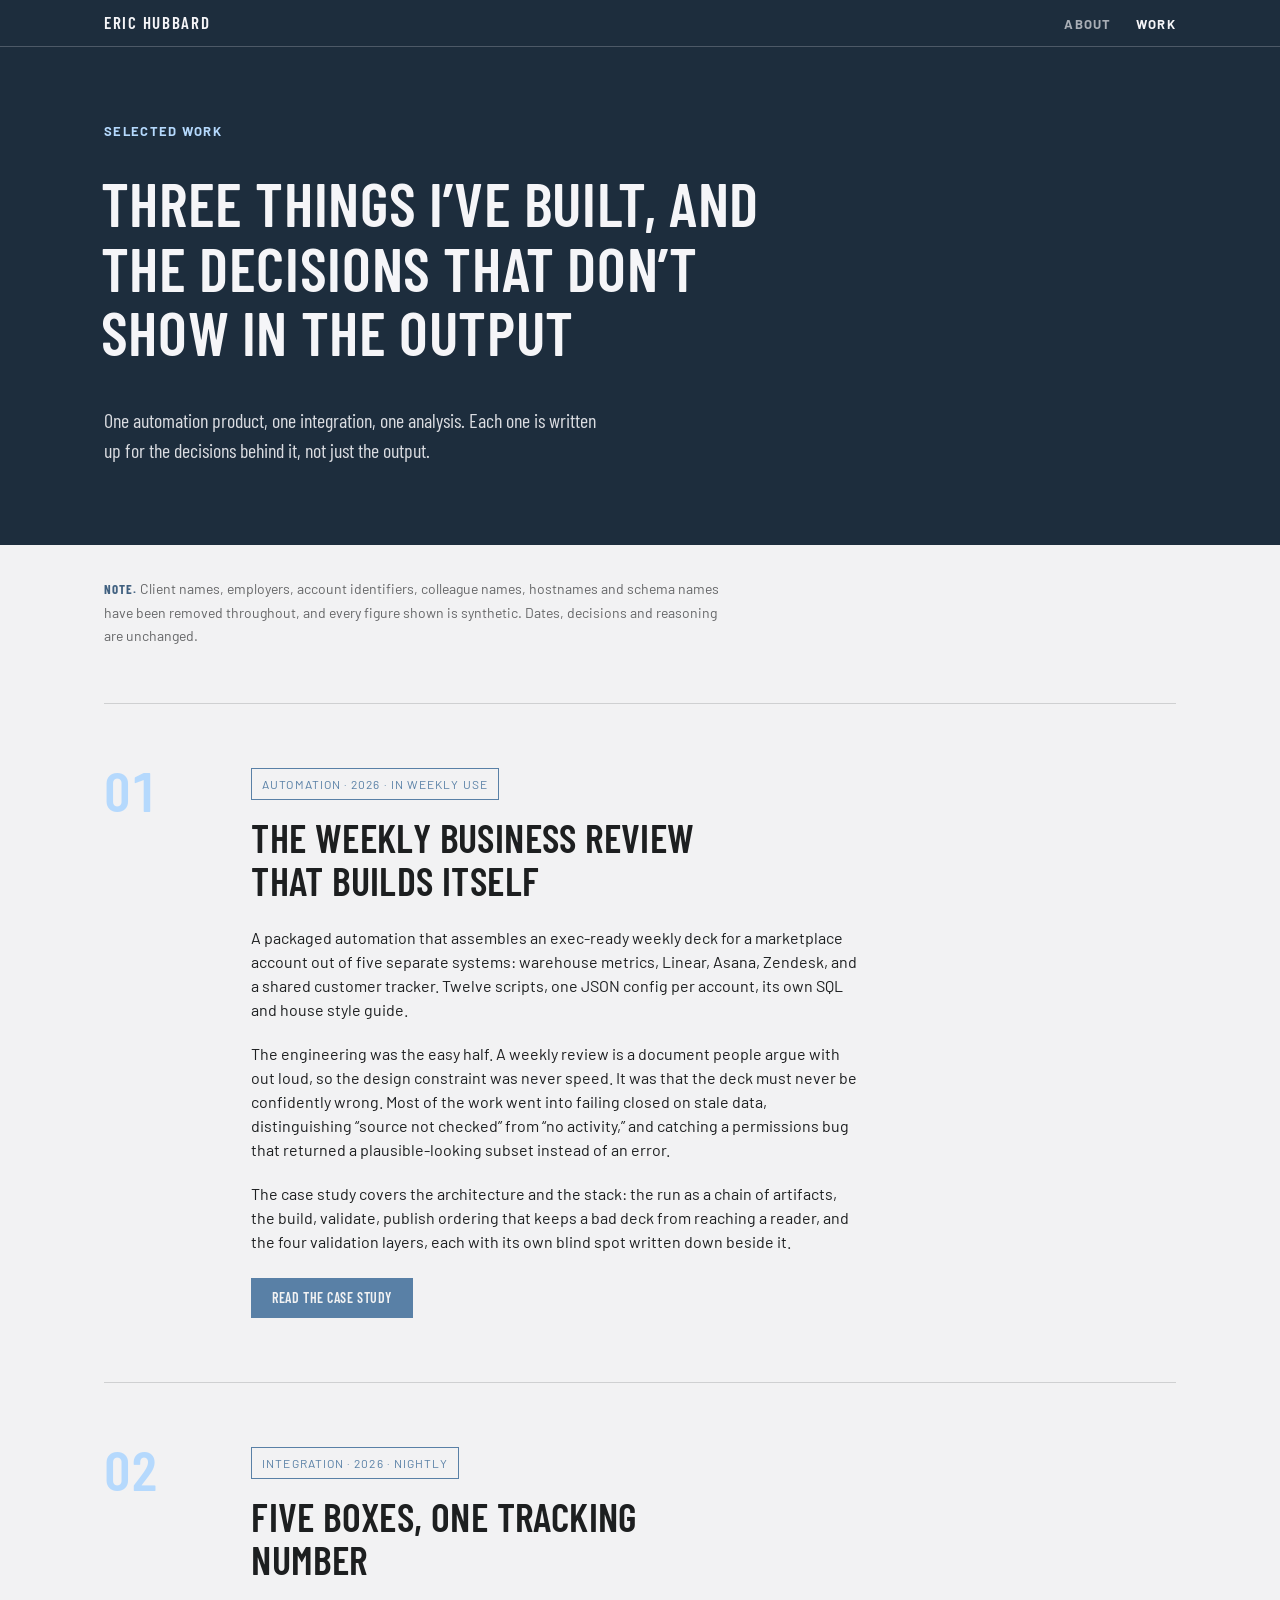
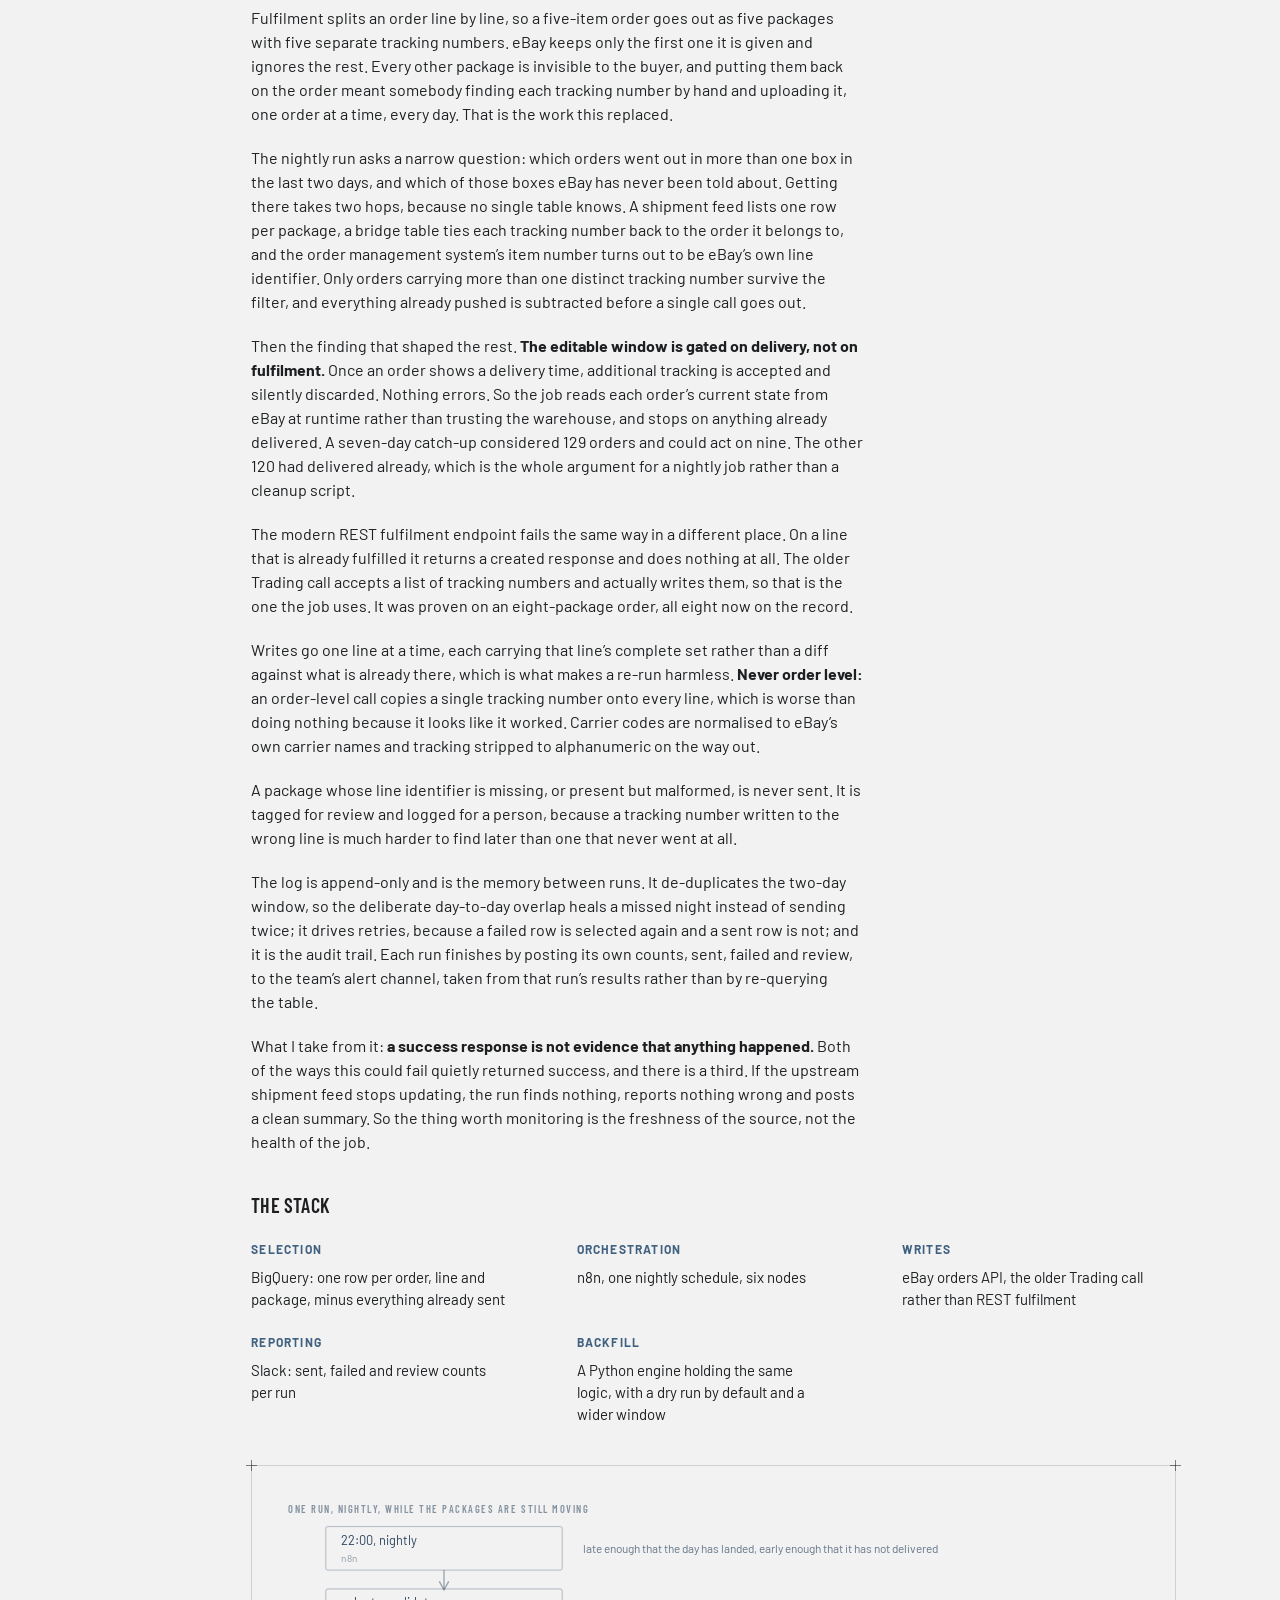
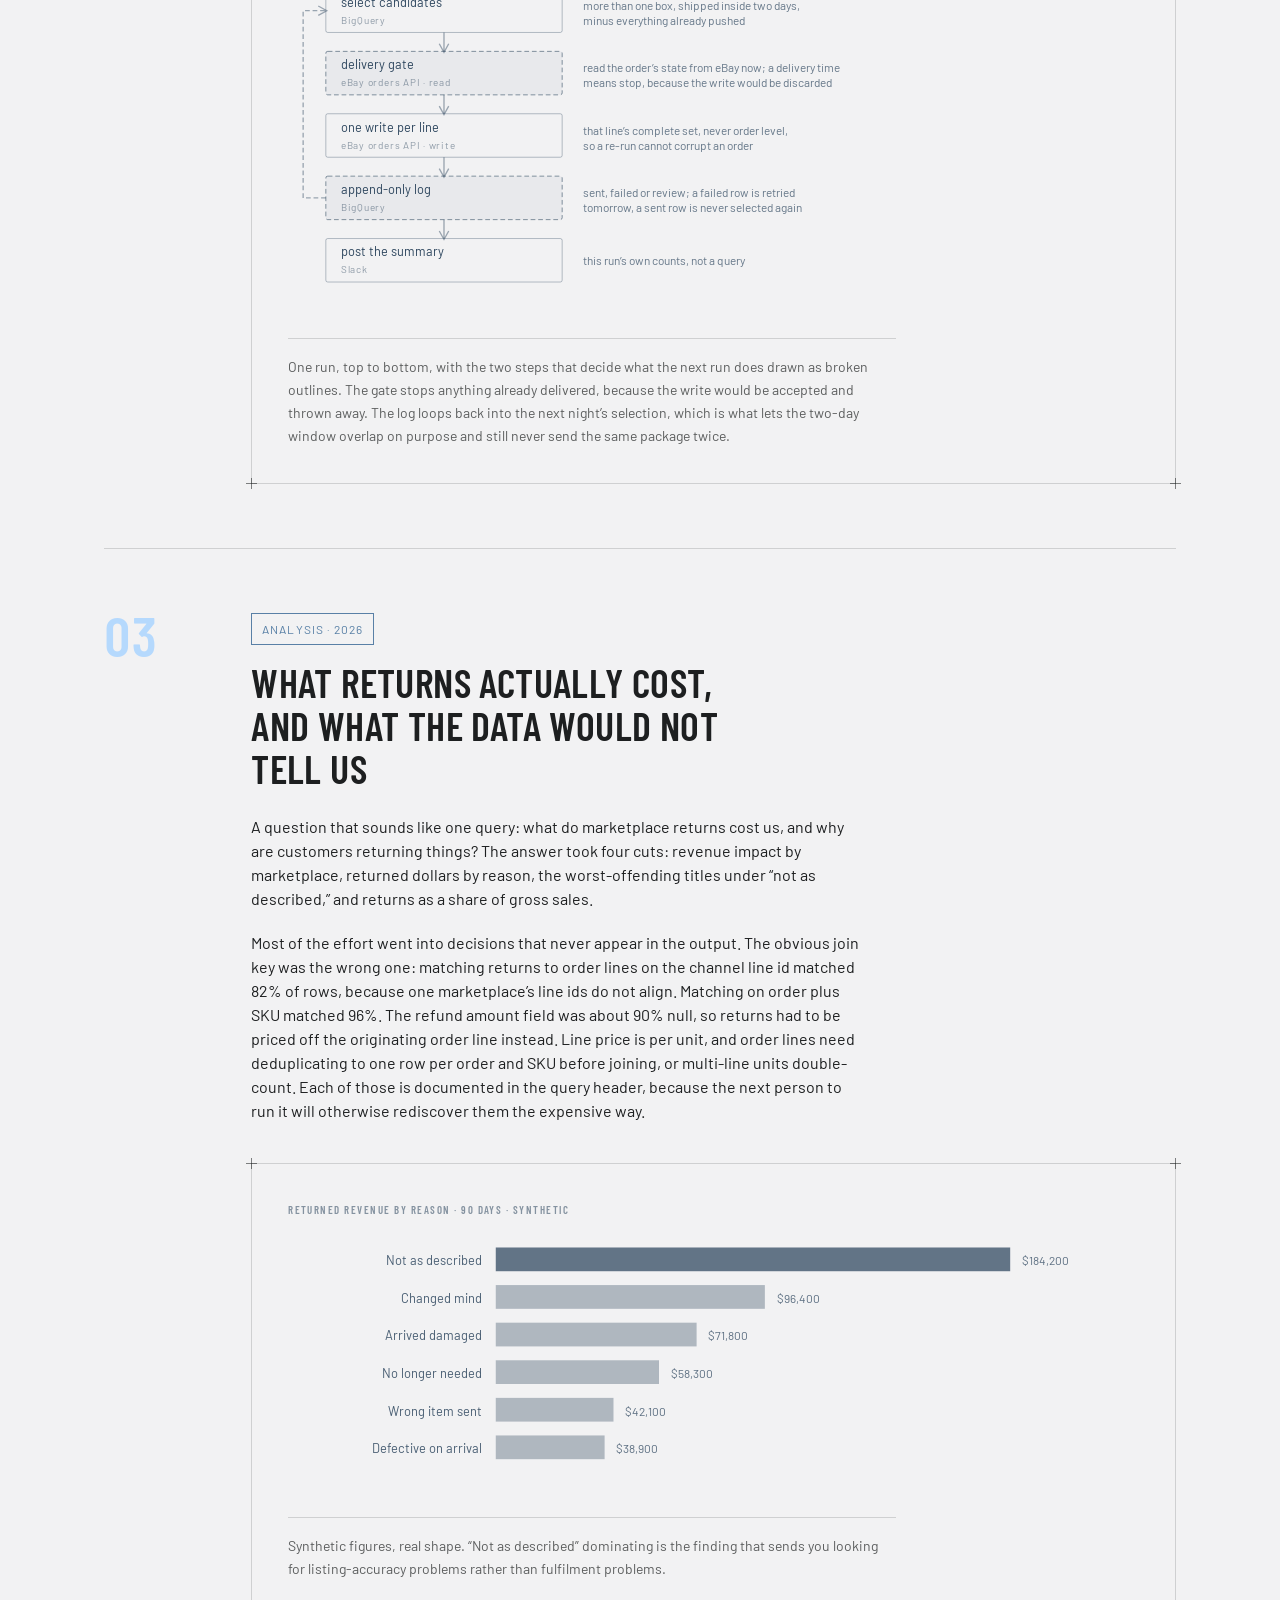
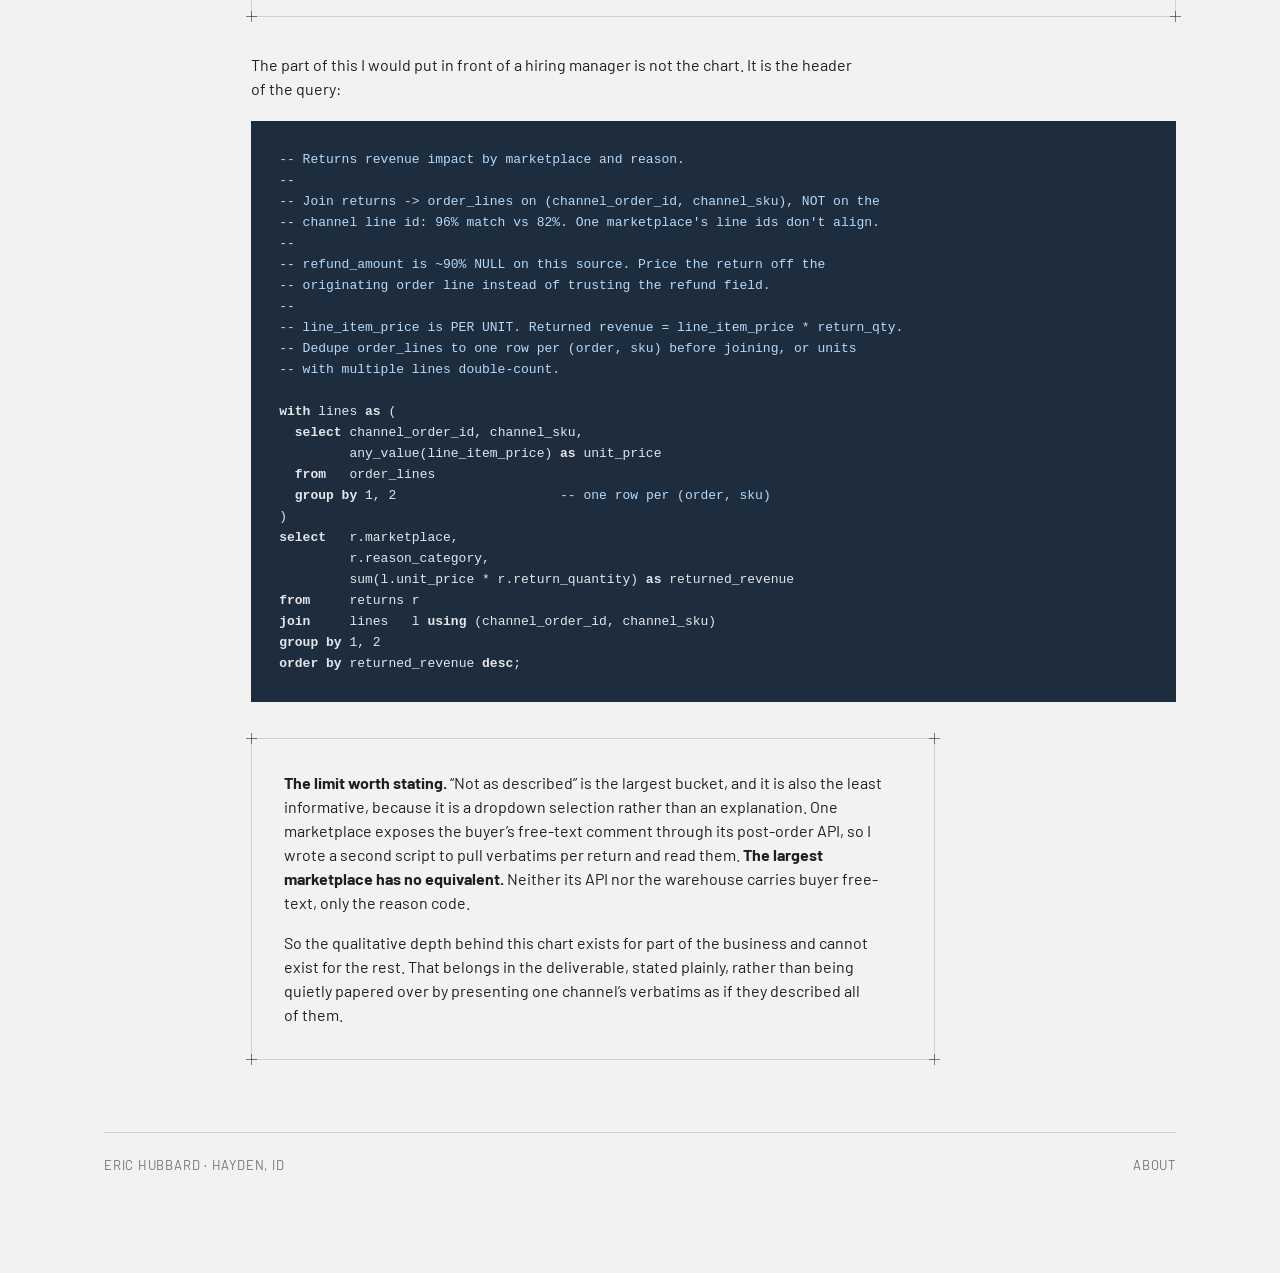
<file: docs/work/index.html>
<!doctype html>
<html lang="en">
<head>
<meta charset="utf-8">
<meta name="viewport" content="width=device-width, initial-scale=1">
  <title>Selected work · Eric Hubbard</title>
  <meta name="description" content="Three worked examples: an agent-run weekly business review pipeline, a layered marketplace connector architecture, and a returns revenue analysis.">
  <link rel="canonical" href="https://erichubbard.io/work/">
  <meta property="og:title" content="Selected work · Eric Hubbard">
  <meta property="og:description" content="An agent-run weekly business review pipeline, a layered marketplace connector architecture, and a returns revenue analysis.">
  <meta property="og:type" content="website">
  <meta property="og:url" content="https://erichubbard.io/work/">
  <link rel="icon" href="data:image/svg+xml,<svg xmlns='http://www.w3.org/2000/svg' viewBox='0 0 16 16'><text y='13' font-size='13' font-family='monospace' font-weight='bold'>E</text></svg>">
<link rel="stylesheet" href="../styles.css">
<style>
body { margin: 0; text-wrap: pretty; background: var(--color-bg); }
a { color: var(--color-accent-700); text-decoration: none; }
a:hover { color: var(--color-accent-800); text-decoration: underline; text-underline-offset: 3px; }
/* Media queries and SVG type normalisation: the two things inline styles cannot carry. */
@media (max-width: 860px) { [data-grid] { grid-template-columns: 1fr !important; } }
figure svg text { font-family: var(--font-body); }
figure svg text[font-family^="ui-monospace"] { font-family: var(--font-heading); font-weight: 600; }
</style>
</head>
<body>
<div style="min-height: 100%; background: var(--color-bg); color: var(--color-text); font-family: var(--font-body); font-size: 16px; line-height: 24px; padding-bottom: 96px">

  <div style="background: var(--color-accent-900); color: var(--color-neutral-100)">
    <nav class="nav" style="border-bottom: 1px solid color-mix(in srgb, #f5f5f8 22%, transparent); padding-inline: max(clamp(20px,5vw,72px), calc((100% - 1200px) / 2 + clamp(20px,5vw,72px))); gap: 24px; align-items: baseline; color: var(--color-neutral-100)">
      <a href="../" class="nav-brand" style="font-size: 17px; letter-spacing: 0.1em; text-transform: uppercase; color: var(--color-neutral-100)">Eric Hubbard</a>
      <a href="../" style="font-size: 13px; letter-spacing: 0.1em; text-transform: uppercase; font-weight: 700; color: color-mix(in srgb, #f5f5f8 65%, transparent)">About</a>
      <a href="./" aria-current="page" style="font-size: 13px; letter-spacing: 0.1em; text-transform: uppercase; font-weight: 700; color: var(--color-neutral-100)">Work</a>
    </nav>

    <div style="max-width: 1200px; margin: 0 auto; padding: 72px clamp(20px,5vw,72px) 80px">
      <span style="display: block; font-size: 13px; letter-spacing: 0.1em; text-transform: uppercase; font-weight: 700; color: var(--color-accent-300); margin-bottom: 28px">Selected work</span>
      <h1 style="font-family: var(--font-heading); font-weight: 600; font-size: clamp(36px, 4.8vw, 68px); line-height: 1.05; letter-spacing: 0.01em; text-transform: uppercase; margin: 0; margin-left: -0.052em; max-width: 24ch">Three things I’ve built, and the decisions that don’t show in the output</h1>
      <p style="max-width: 56ch; margin: 40px 0 0; font-family: var(--font-heading); font-weight: 400; font-size: 20px; line-height: 30px; color: color-mix(in srgb, #f5f5f8 88%, transparent)">One automation product, one integration, one analysis. Each one is written up for the decisions behind it, not just the output.</p>
    </div>
  </div>

  <div style="max-width: 1200px; margin: 0 auto; padding: 0 clamp(20px,5vw,72px)">

    
    <p style="max-width: 78ch; margin: 32px 0 0; font-size: 14px; line-height: 23px; color: color-mix(in srgb, var(--color-text) 66%, transparent)"><span style="font-family: var(--font-heading); font-weight: 700; text-transform: uppercase; letter-spacing: 0.08em; font-size: 13px; color: var(--color-accent-700)">Note.</span> Client names, employers, account identifiers, colleague names, hostnames and schema names have been removed throughout, and every figure shown is synthetic. Dates, decisions and reasoning are unchanged.</p>
    

    <article data-grid="entry" style="display: grid; grid-template-columns: 96px minmax(0, 1fr); gap: 12px clamp(24px, 4vw, 56px); align-items: start; padding: 64px 0 0; border-top: 1px solid var(--color-divider); margin-top: 56px">
      <span style="font-family: var(--font-heading); font-weight: 600; font-size: 56px; line-height: 0.8; color: var(--color-accent-300); font-variant-numeric: tabular-nums">01</span>
      <div>
        <span class="tag tag-outline" style="font-size: 12px; letter-spacing: 0.09em; text-transform: uppercase">automation · 2026 · in weekly use</span>
        <h2 style="font-family: var(--font-heading); font-weight: 600; font-size: clamp(28px, 3.2vw, 40px); line-height: 1.08; letter-spacing: 0.01em; text-transform: uppercase; margin: 16px 0 24px; max-width: 28ch">The weekly business review that builds itself</h2>
        <div style="max-width: 68ch; display: flex; flex-direction: column; gap: 20px">
          
          <p style="margin: 0">A packaged automation that assembles an exec-ready weekly deck for a marketplace account out of five separate systems: warehouse metrics, Linear, Asana, Zendesk, and a shared customer tracker. Twelve scripts, one JSON config per account, its own SQL and house style guide.</p><p style="margin: 0">The engineering was the easy half. A weekly review is a document people argue with out loud, so the design constraint was never speed. It was that the deck must never be confidently wrong. Most of the work went into failing closed on stale data, distinguishing “source not checked” from “no activity,” and catching a permissions bug that returned a plausible-looking subset instead of an error.</p>
          <p style="margin: 0">The case study covers the architecture and the stack: the run as a chain of artifacts, the build, validate, publish ordering that keeps a bad deck from reaching a reader, and the four validation layers, each with its own blind spot written down beside it.</p>
          <p style="margin: 4px 0 0"><a class="btn btn-primary" href="wbr-exec-brief/" style="min-height: 40px; padding-inline: 20px; letter-spacing: 0.04em; text-transform: uppercase">Read the case study</a></p>
        </div>
      </div>
    </article>

    <article data-grid="entry" style="display: grid; grid-template-columns: 96px minmax(0, 1fr); gap: 12px clamp(24px, 4vw, 56px); align-items: start; padding: 64px 0 0; border-top: 1px solid var(--color-divider); margin-top: 64px">
      <span style="font-family: var(--font-heading); font-weight: 600; font-size: 56px; line-height: 0.8; color: var(--color-accent-300); font-variant-numeric: tabular-nums">02</span>
      <div>
        <span class="tag tag-outline" style="font-size: 12px; letter-spacing: 0.09em; text-transform: uppercase">Integration · 2026 · Nightly</span>
        <h2 style="font-family: var(--font-heading); font-weight: 600; font-size: clamp(28px, 3.2vw, 40px); line-height: 1.08; letter-spacing: 0.01em; text-transform: uppercase; margin: 16px 0 24px; max-width: 28ch">Five boxes, one tracking number</h2>
        <div style="max-width: 68ch; display: flex; flex-direction: column; gap: 20px">
          <p style="margin: 0">Fulfilment splits an order line by line, so a five-item order goes out as five packages with five separate tracking numbers. eBay keeps only the first one it is given and ignores the rest. Every other package is invisible to the buyer, and putting them back on the order meant somebody finding each tracking number by hand and uploading it, one order at a time, every day. That is the work this replaced.</p>
          <p style="margin: 0">The nightly run asks a narrow question: which orders went out in more than one box in the last two days, and which of those boxes eBay has never been told about. Getting there takes two hops, because no single table knows. A shipment feed lists one row per package, a bridge table ties each tracking number back to the order it belongs to, and the order management system’s item number turns out to be eBay’s own line identifier. Only orders carrying more than one distinct tracking number survive the filter, and everything already pushed is subtracted before a single call goes out.</p>
          <p style="margin: 0">Then the finding that shaped the rest. <strong style="font-weight: 700">The editable window is gated on delivery, not on fulfilment.</strong> Once an order shows a delivery time, additional tracking is accepted and silently discarded. Nothing errors. So the job reads each order’s current state from eBay at runtime rather than trusting the warehouse, and stops on anything already delivered. A seven-day catch-up considered 129 orders and could act on nine. The other 120 had delivered already, which is the whole argument for a nightly job rather than a cleanup script.</p>
          <p style="margin: 0">The modern REST fulfilment endpoint fails the same way in a different place. On a line that is already fulfilled it returns a created response and does nothing at all. The older Trading call accepts a list of tracking numbers and actually writes them, so that is the one the job uses. It was proven on an eight-package order, all eight now on the record.</p>
          <p style="margin: 0">Writes go one line at a time, each carrying that line’s complete set rather than a diff against what is already there, which is what makes a re-run harmless. <strong style="font-weight: 700">Never order level:</strong> an order-level call copies a single tracking number onto every line, which is worse than doing nothing because it looks like it worked. Carrier codes are normalised to eBay’s own carrier names and tracking stripped to alphanumeric on the way out.</p>
          <p style="margin: 0">A package whose line identifier is missing, or present but malformed, is never sent. It is tagged for review and logged for a person, because a tracking number written to the wrong line is much harder to find later than one that never went at all.</p>
          <p style="margin: 0">The log is append-only and is the memory between runs. It de-duplicates the two-day window, so the deliberate day-to-day overlap heals a missed night instead of sending twice; it drives retries, because a failed row is selected again and a sent row is not; and it is the audit trail. Each run finishes by posting its own counts, sent, failed and review, to the team’s alert channel, taken from that run’s results rather than by re-querying the table.</p>
          <p style="margin: 0">What I take from it: <strong style="font-weight: 700">a success response is not evidence that anything happened.</strong> Both of the ways this could fail quietly returned success, and there is a third. If the upstream shipment feed stops updating, the run finds nothing, reports nothing wrong and posts a clean summary. So the thing worth monitoring is the freshness of the source, not the health of the job.</p>
        </div>

        <h3 style="font-family: var(--font-heading); font-weight: 600; font-size: 20px; line-height: 1.15; letter-spacing: 0.01em; text-transform: uppercase; margin: 40px 0 20px">The stack</h3>
        <dl style="display: grid; grid-template-columns: repeat(auto-fit, minmax(230px, 1fr)); gap: 20px clamp(28px, 4vw, 56px); margin: 0">
          <div><dt style="font-size: 12px; letter-spacing: 0.1em; text-transform: uppercase; font-weight: 700; color: var(--color-accent-700); margin-bottom: 5px">Selection</dt><dd style="margin: 0; font-size: 15px; line-height: 22px">BigQuery: one row per order, line and package, minus everything already sent</dd></div>
          <div><dt style="font-size: 12px; letter-spacing: 0.1em; text-transform: uppercase; font-weight: 700; color: var(--color-accent-700); margin-bottom: 5px">Orchestration</dt><dd style="margin: 0; font-size: 15px; line-height: 22px">n8n, one nightly schedule, six nodes</dd></div>
          <div><dt style="font-size: 12px; letter-spacing: 0.1em; text-transform: uppercase; font-weight: 700; color: var(--color-accent-700); margin-bottom: 5px">Writes</dt><dd style="margin: 0; font-size: 15px; line-height: 22px">eBay orders API, the older Trading call rather than REST fulfilment</dd></div>
          <div><dt style="font-size: 12px; letter-spacing: 0.1em; text-transform: uppercase; font-weight: 700; color: var(--color-accent-700); margin-bottom: 5px">Reporting</dt><dd style="margin: 0; font-size: 15px; line-height: 22px">Slack: sent, failed and review counts per run</dd></div>
          <div><dt style="font-size: 12px; letter-spacing: 0.1em; text-transform: uppercase; font-weight: 700; color: var(--color-accent-700); margin-bottom: 5px">Backfill</dt><dd style="margin: 0; font-size: 15px; line-height: 22px">A Python engine holding the same logic, with a dry run by default and a wider window</dd></div>
        </dl>


        <figure class="blueprint" style="margin: 40px 0 0; padding: clamp(20px, 3vw, 36px); color: var(--color-accent-800)">
          <i class="corner tl"></i><i class="corner tr"></i><i class="corner bl"></i><i class="corner br"></i>
          <div style="overflow-x: auto"><svg width="100%" viewBox="0 0 900 430" role="img" aria-labelledby="synctitle syncdesc" style="max-width: 900px">
        <title id="synctitle">One nightly run, six steps, with the two places it stops rather than guess</title>
        <desc id="syncdesc">The job runs once a night, scheduled in n8n. It selects eBay orders that shipped in more than one box in the last two days and subtracts anything already pushed, reads each order's current state and stops on any that already show a delivery time, writes one call per order line carrying that line's complete tracking set, appends every outcome to a BigQuery log that the next run reads back, and posts the run's counts to Slack. Selection and logging run in BigQuery, the delivery read and the write both go to the eBay orders API. The delivery gate and the log are drawn as the two steps that control what the next run does.</desc>

        <text x="0" y="12" font-family="ui-monospace, Menlo, monospace" font-size="11" letter-spacing="1.6" fill="currentColor" opacity="0.55">ONE RUN, NIGHTLY, WHILE THE PACKAGES ARE STILL MOVING</text>

        <g font-family="ui-sans-serif, system-ui, sans-serif" fill="currentColor">
          <!-- step boxes -->
          <g fill="none" stroke="currentColor" stroke-opacity="0.35">
            <rect x="40" y="26" width="250" height="46" rx="2"></rect>
            <rect x="40" y="92" width="250" height="46" rx="2"></rect>
            <rect x="40" y="224" width="250" height="46" rx="2"></rect>
            <rect x="40" y="356" width="250" height="46" rx="2"></rect>
          </g>
          <!-- the two that decide what happens next, drawn broken -->
          <rect x="40" y="158" width="250" height="46" rx="2" fill="currentColor" fill-opacity="0.05" stroke="currentColor" stroke-opacity="0.6" stroke-dasharray="5 3"></rect>
          <rect x="40" y="290" width="250" height="46" rx="2" fill="currentColor" fill-opacity="0.05" stroke="currentColor" stroke-opacity="0.6" stroke-dasharray="5 3"></rect>

          <g font-size="13.5">
            <text x="56" y="45">22:00, nightly</text>
            <text x="56" y="111">select candidates</text>
            <text x="56" y="177">delivery gate</text>
            <text x="56" y="243">one write per line</text>
            <text x="56" y="309">append-only log</text>
            <text x="56" y="375">post the summary</text>
          </g>
          <g font-family="ui-monospace, Menlo, monospace" font-size="10.5" letter-spacing="0.8" fill="currentColor" opacity="0.5">
            <text x="56" y="63">n8n</text>
            <text x="56" y="129">BigQuery</text>
            <text x="56" y="195">eBay orders API · read</text>
            <text x="56" y="261">eBay orders API · write</text>
            <text x="56" y="327">BigQuery</text>
            <text x="56" y="393">Slack</text>
          </g>

          <g font-size="12.5" opacity="0.7">
            <text x="312" y="54">late enough that the day has landed, early enough that it has not delivered</text>
            <text x="312" y="114">more than one box, shipped inside two days,</text>
            <text x="312" y="130">minus everything already pushed</text>
            <text x="312" y="180">read the order’s state from eBay now; a delivery time</text>
            <text x="312" y="196">means stop, because the write would be discarded</text>
            <text x="312" y="246">that line’s complete set, never order level,</text>
            <text x="312" y="262">so a re-run cannot corrupt an order</text>
            <text x="312" y="312">sent, failed or review; a failed row is retried</text>
            <text x="312" y="328">tomorrow, a sent row is never selected again</text>
            <text x="312" y="384">this run’s own counts, not a query</text>
          </g>
        </g>

        <!-- flow between steps -->
        <g stroke="currentColor" stroke-opacity="0.45" fill="none" stroke-width="1.4">
          <path d="M165 72 L165 92"></path><path d="M160 84 L165 93 L170 84"></path>
          <path d="M165 138 L165 158"></path><path d="M160 150 L165 159 L170 150"></path>
          <path d="M165 204 L165 224"></path><path d="M160 216 L165 225 L170 216"></path>
          <path d="M165 270 L165 290"></path><path d="M160 282 L165 291 L170 282"></path>
          <path d="M165 336 L165 356"></path><path d="M160 348 L165 357 L170 348"></path>
        </g>

        <!-- the log feeds the next run's selection -->
        <g stroke="currentColor" stroke-opacity="0.45" fill="none" stroke-width="1.4" stroke-dasharray="5 3">
          <path d="M40 313 L16 313 L16 115 L40 115"></path>
        </g>
        <g stroke="currentColor" stroke-opacity="0.45" fill="none" stroke-width="1.4">
          <path d="M32 110 L41 115 L32 120"></path>
        </g>
      </svg></div>
          <figcaption style="margin-top: 24px; padding-top: 16px; border-top: 1px solid var(--color-divider); max-width: 76ch; font-size: 14px; line-height: 23px; color: color-mix(in srgb, var(--color-text) 70%, transparent)">One run, top to bottom, with the two steps that decide what the next run does drawn as broken outlines. The gate stops anything already delivered, because the write would be accepted and thrown away. The log loops back into the next night’s selection, which is what lets the two-day window overlap on purpose and still never send the same package twice.</figcaption>
        </figure>
      </div>
    </article>

    <article data-grid="entry" style="display: grid; grid-template-columns: 96px minmax(0, 1fr); gap: 12px clamp(24px, 4vw, 56px); align-items: start; padding: 64px 0 0; border-top: 1px solid var(--color-divider); margin-top: 64px">
      <span style="font-family: var(--font-heading); font-weight: 600; font-size: 56px; line-height: 0.8; color: var(--color-accent-300); font-variant-numeric: tabular-nums">03</span>
      <div>
        <span class="tag tag-outline" style="font-size: 12px; letter-spacing: 0.09em; text-transform: uppercase">Analysis · 2026</span>
        <h2 style="font-family: var(--font-heading); font-weight: 600; font-size: clamp(28px, 3.2vw, 40px); line-height: 1.08; letter-spacing: 0.01em; text-transform: uppercase; margin: 16px 0 24px; max-width: 28ch">What returns actually cost, and what the data would not tell us</h2>
        <div style="max-width: 68ch; display: flex; flex-direction: column; gap: 20px">
          <p style="margin: 0">A question that sounds like one query: what do marketplace returns cost us, and why are customers returning things? The answer took four cuts: revenue impact by marketplace, returned dollars by reason, the worst-offending titles under “not as described,” and returns as a share of gross sales.</p>
          <p style="margin: 0">Most of the effort went into decisions that never appear in the output. The obvious join key was the wrong one: matching returns to order lines on the channel line id matched 82% of rows, because one marketplace’s line ids do not align. Matching on order plus SKU matched 96%. The refund amount field was about 90% null, so returns had to be priced off the originating order line instead. Line price is per unit, and order lines need deduplicating to one row per order and SKU before joining, or multi-line units double-count. Each of those is documented in the query header, because the next person to run it will otherwise rediscover them the expensive way.</p>
        </div>

        <figure class="blueprint" style="margin: 40px 0 0; padding: clamp(20px, 3vw, 36px); color: var(--color-accent-800)">
          <i class="corner tl"></i><i class="corner tr"></i><i class="corner bl"></i><i class="corner br"></i>
          <div style="overflow-x: auto"><svg width="100%" viewBox="0 0 860 290" role="img" aria-labelledby="rettitle retdesc" style="max-width: 860px">
        <title id="rettitle">Returned revenue by reason category</title>
        <desc id="retdesc">Horizontal bar chart of synthetic returned revenue by reason. Not as described leads at 184,200 dollars, followed by changed mind at 96,400, arrived damaged at 71,800, no longer needed at 58,300, wrong item sent at 42,100 and defective on arrival at 38,900.</desc>
        <g font-family="ui-sans-serif, system-ui, sans-serif" font-size="13" fill="currentColor">
          <text x="0" y="14" font-family="ui-monospace, Menlo, monospace" font-size="11" letter-spacing="1.5" opacity="0.55">RETURNED REVENUE BY REASON · 90 DAYS · SYNTHETIC</text>

          <g text-anchor="end" opacity="0.85">
            <text x="196" y="66">Not as described</text>
            <text x="196" y="104">Changed mind</text>
            <text x="196" y="142">Arrived damaged</text>
            <text x="196" y="180">No longer needed</text>
            <text x="196" y="218">Wrong item sent</text>
            <text x="196" y="256">Defective on arrival</text>
          </g>

          <g fill="currentColor">
            <rect x="210" y="48" width="520" height="24" opacity="0.72"></rect>
            <rect x="210" y="86" width="272" height="24" opacity="0.34"></rect>
            <rect x="210" y="124" width="203" height="24" opacity="0.34"></rect>
            <rect x="210" y="162" width="165" height="24" opacity="0.34"></rect>
            <rect x="210" y="200" width="119" height="24" opacity="0.34"></rect>
            <rect x="210" y="238" width="110" height="24" opacity="0.34"></rect>
          </g>

          <g font-family="ui-monospace, Menlo, monospace" font-size="12" opacity="0.75">
            <text x="742" y="66">$184,200</text>
            <text x="494" y="104">$96,400</text>
            <text x="425" y="142">$71,800</text>
            <text x="387" y="180">$58,300</text>
            <text x="341" y="218">$42,100</text>
            <text x="332" y="256">$38,900</text>
          </g>
        </g>
      </svg></div>
          <figcaption style="margin-top: 24px; padding-top: 16px; border-top: 1px solid var(--color-divider); max-width: 76ch; font-size: 14px; line-height: 23px; color: color-mix(in srgb, var(--color-text) 70%, transparent)">Synthetic figures, real shape. “Not as described” dominating is the finding that sends you looking for listing-accuracy problems rather than fulfilment problems.</figcaption>
        </figure>

        
        <p style="max-width: 68ch; margin: 36px 0 20px">The part of this I would put in front of a hiring manager is not the chart. It is the header of the query:</p>

        <pre style="margin: 0; padding: clamp(18px, 2.4vw, 28px); background: var(--color-accent-900); color: color-mix(in srgb, #f5f5f8 92%, transparent); overflow-x: auto; font-size: 13px; line-height: 21px; font-family: ui-monospace, Menlo, Consolas, monospace"><code><span style="color: var(--color-accent-300)">-- Returns revenue impact by marketplace and reason.
--
-- Join returns -&gt; order_lines on (channel_order_id, channel_sku), NOT on the
-- channel line id: 96% match vs 82%. One marketplace's line ids don't align.
--
-- refund_amount is ~90% NULL on this source. Price the return off the
-- originating order line instead of trusting the refund field.
--
-- line_item_price is PER UNIT. Returned revenue = line_item_price * return_qty.
-- Dedupe order_lines to one row per (order, sku) before joining, or units
-- with multiple lines double-count.

</span><span style="font-weight: 700">with</span> lines <span style="font-weight: 700">as</span> (
  <span style="font-weight: 700">select</span> channel_order_id, channel_sku,
         any_value(line_item_price) <span style="font-weight: 700">as</span> unit_price
  <span style="font-weight: 700">from</span>   order_lines
  <span style="font-weight: 700">group by</span> 1, 2                     <span style="color: var(--color-accent-300)">-- one row per (order, sku)</span>
)
<span style="font-weight: 700">select</span>   r.marketplace,
         r.reason_category,
         sum(l.unit_price * r.return_quantity) <span style="font-weight: 700">as</span> returned_revenue
<span style="font-weight: 700">from</span>     returns r
<span style="font-weight: 700">join</span>     lines   l <span style="font-weight: 700">using</span> (channel_order_id, channel_sku)
<span style="font-weight: 700">group by</span> 1, 2
<span style="font-weight: 700">order by</span> returned_revenue <span style="font-weight: 700">desc</span>;</code></pre>
        

        <div class="blueprint" style="margin: 36px 0 0; padding: clamp(20px, 2.6vw, 32px); max-width: 76ch; display: flex; flex-direction: column; gap: 16px">
          <i class="corner tl"></i><i class="corner tr"></i><i class="corner bl"></i><i class="corner br"></i>
          <p style="margin: 0"><strong style="font-weight: 700">The limit worth stating.</strong> “Not as described” is the largest bucket, and it is also the least informative, because it is a dropdown selection rather than an explanation. One marketplace exposes the buyer’s free-text comment through its post-order API, so I wrote a second script to pull verbatims per return and read them. <strong style="font-weight: 700">The largest marketplace has no equivalent.</strong> Neither its API nor the warehouse carries buyer free-text, only the reason code.</p>
          <p style="margin: 0">So the qualitative depth behind this chart exists for part of the business and cannot exist for the rest. That belongs in the deliverable, stated plainly, rather than being quietly papered over by presenting one channel’s verbatims as if they described all of them.</p>
        </div>
      </div>
    </article>

    <footer style="margin-top: 72px; border-top: 1px solid var(--color-divider); padding-top: 20px; display: flex; flex-wrap: wrap; gap: 8px 24px; justify-content: space-between; font-size: 13px; letter-spacing: 0.06em; text-transform: uppercase; color: color-mix(in srgb, var(--color-text) 60%, transparent)">
      <span>ERIC HUBBARD · HAYDEN, ID</span>
      <span><a href="../" style="color: inherit">About</a></span>
    </footer>

  </div>
</div>
</body>
</html>
</file>
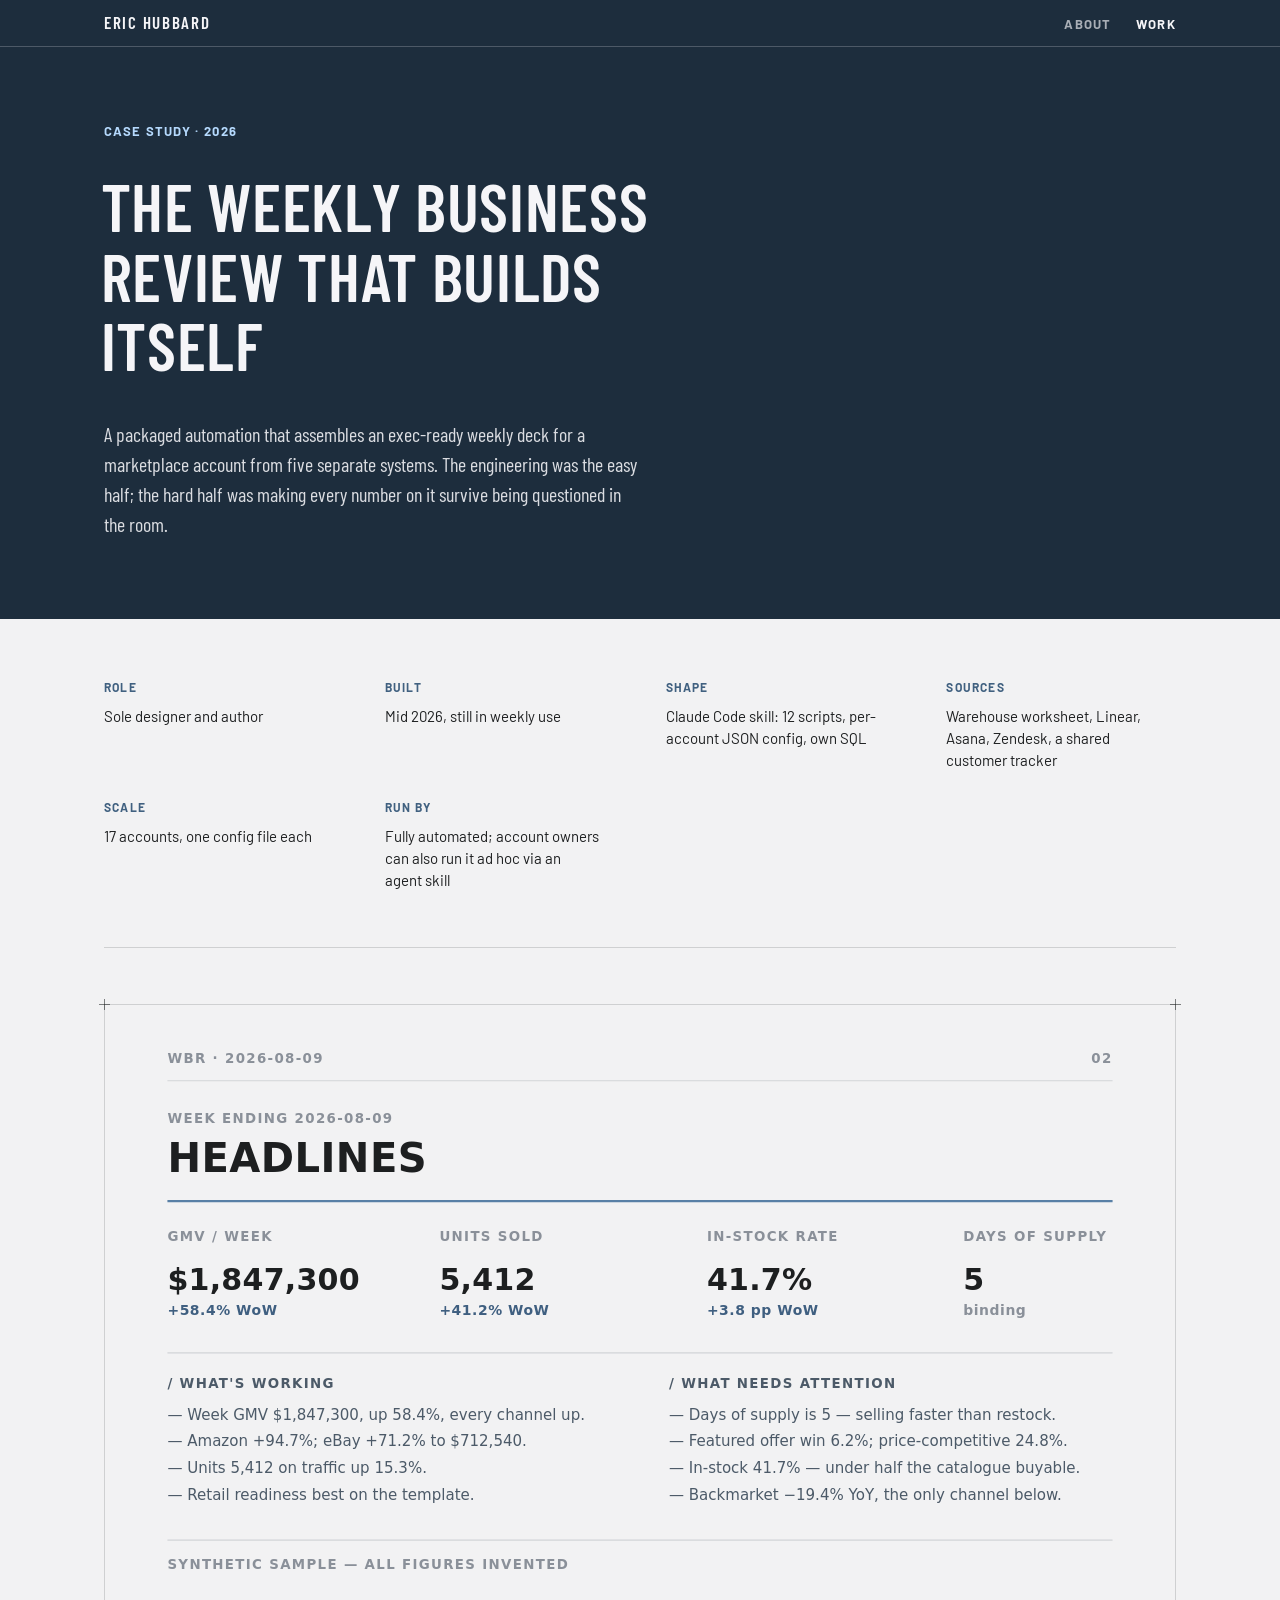
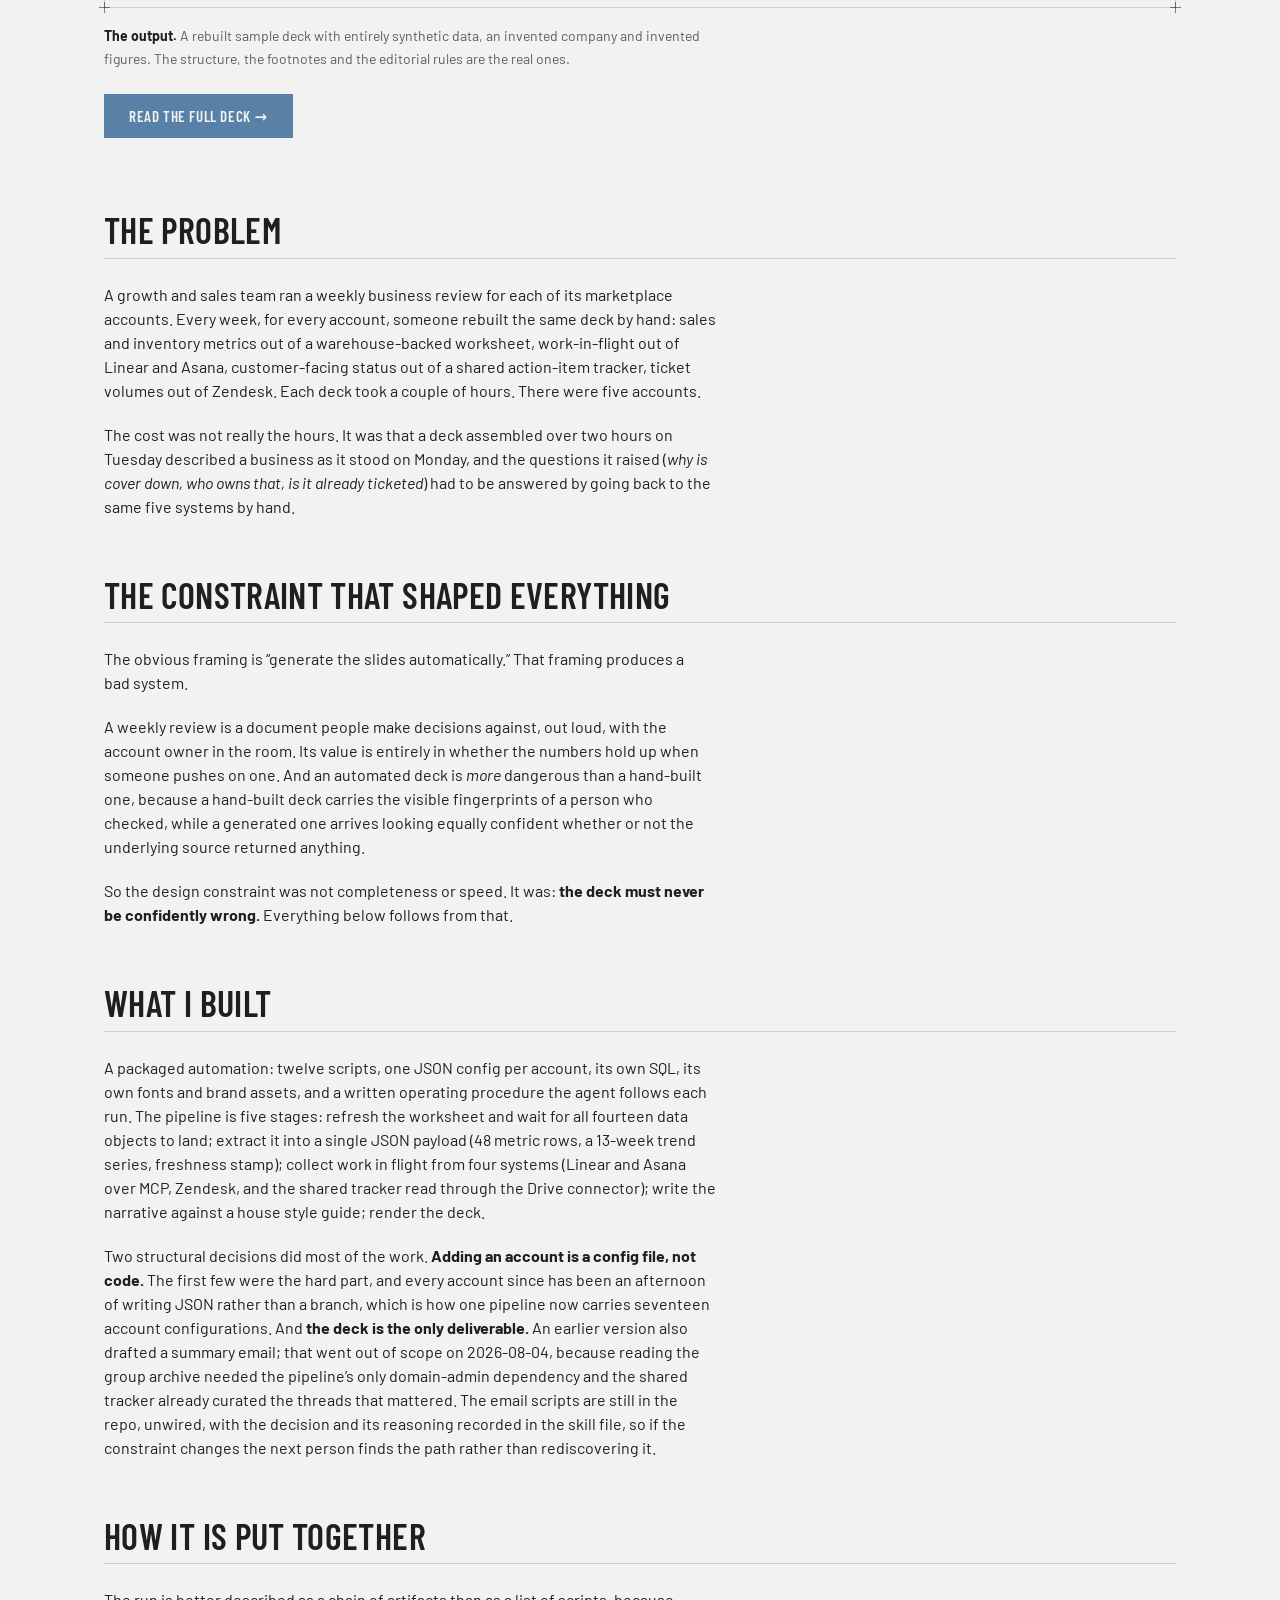
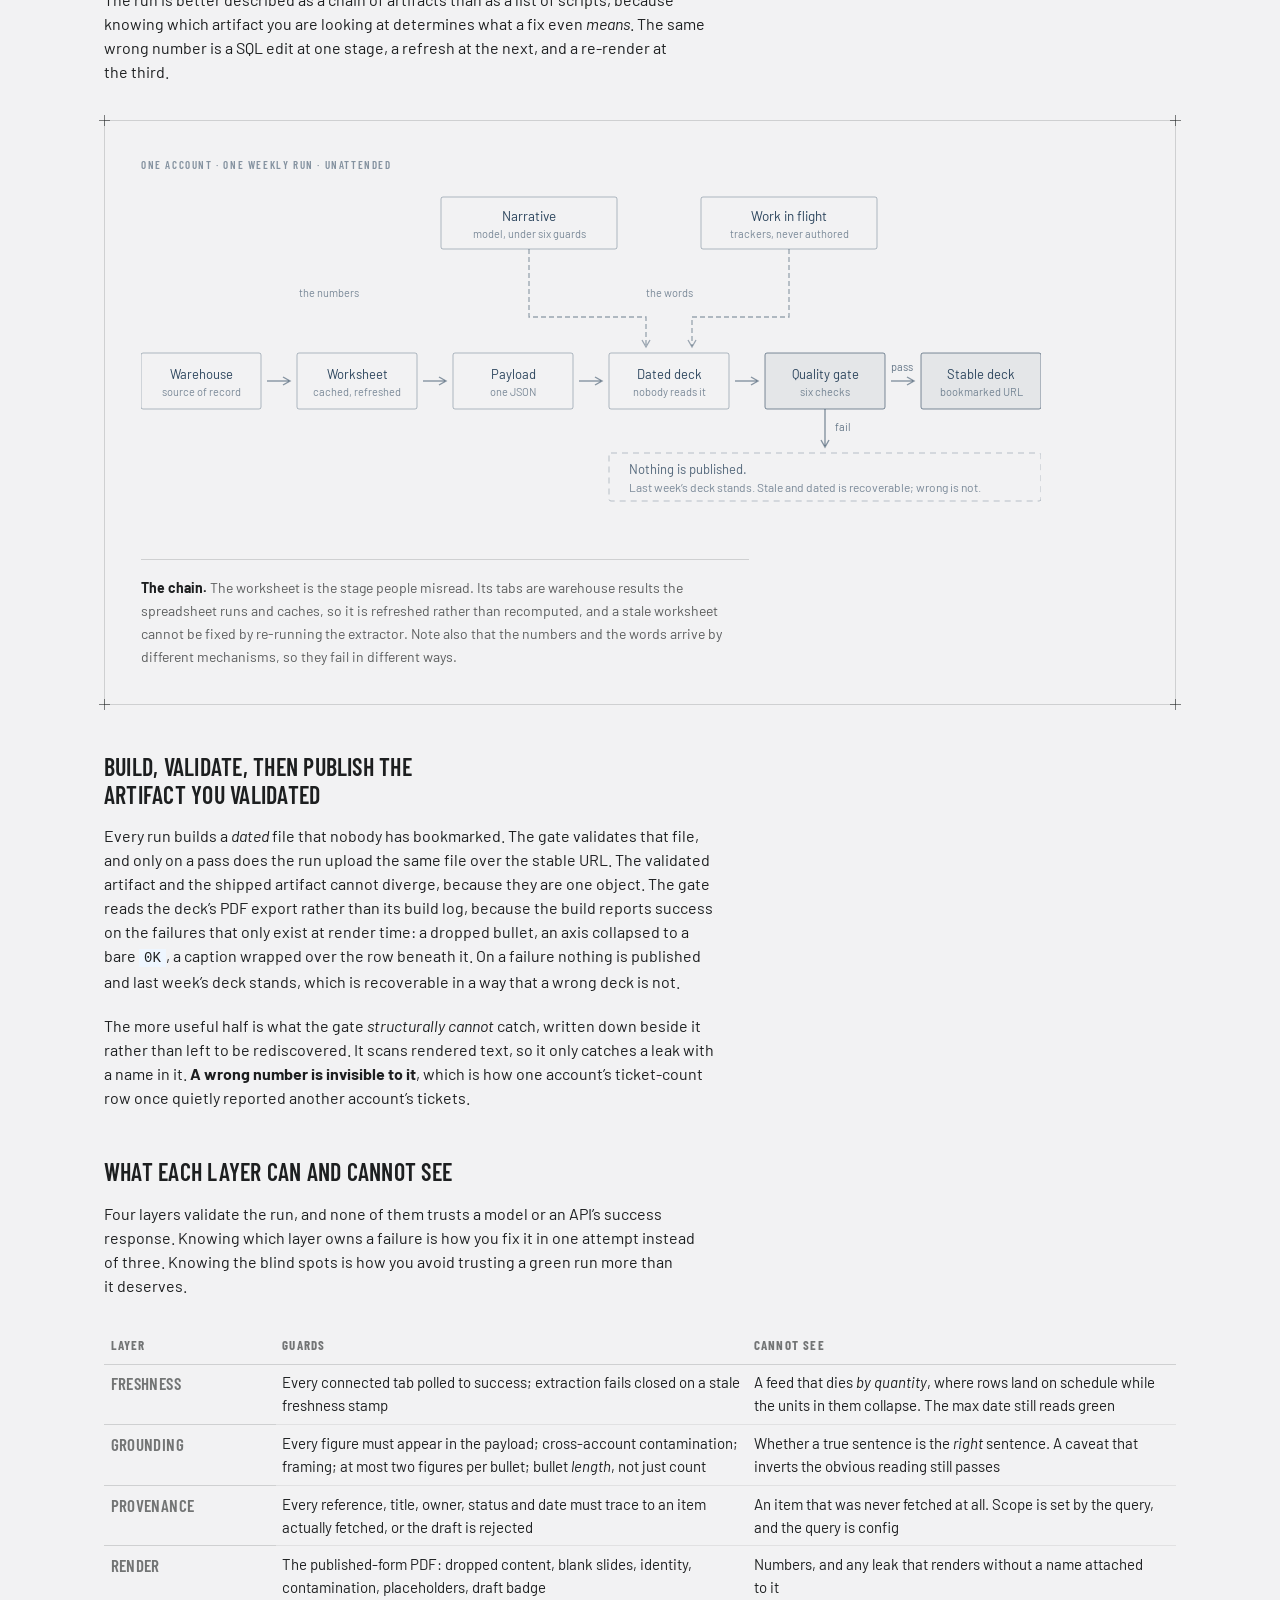
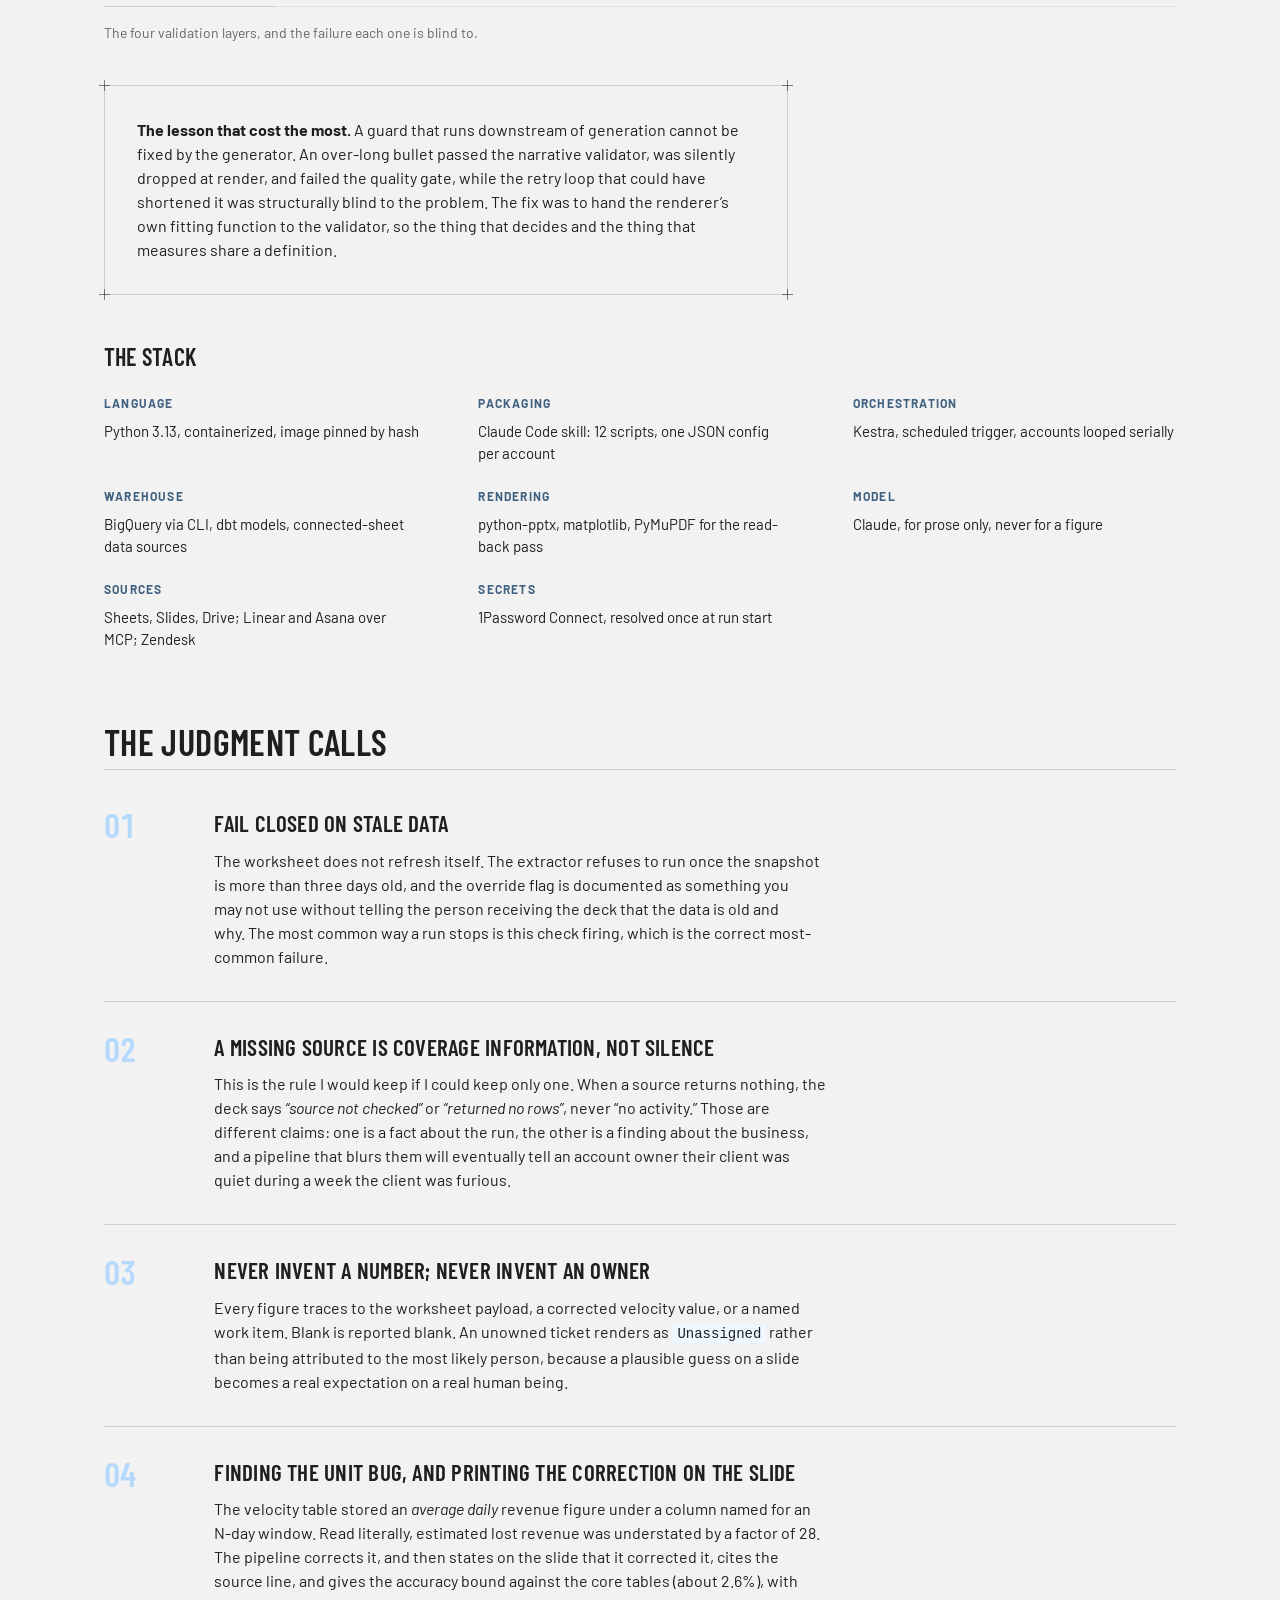
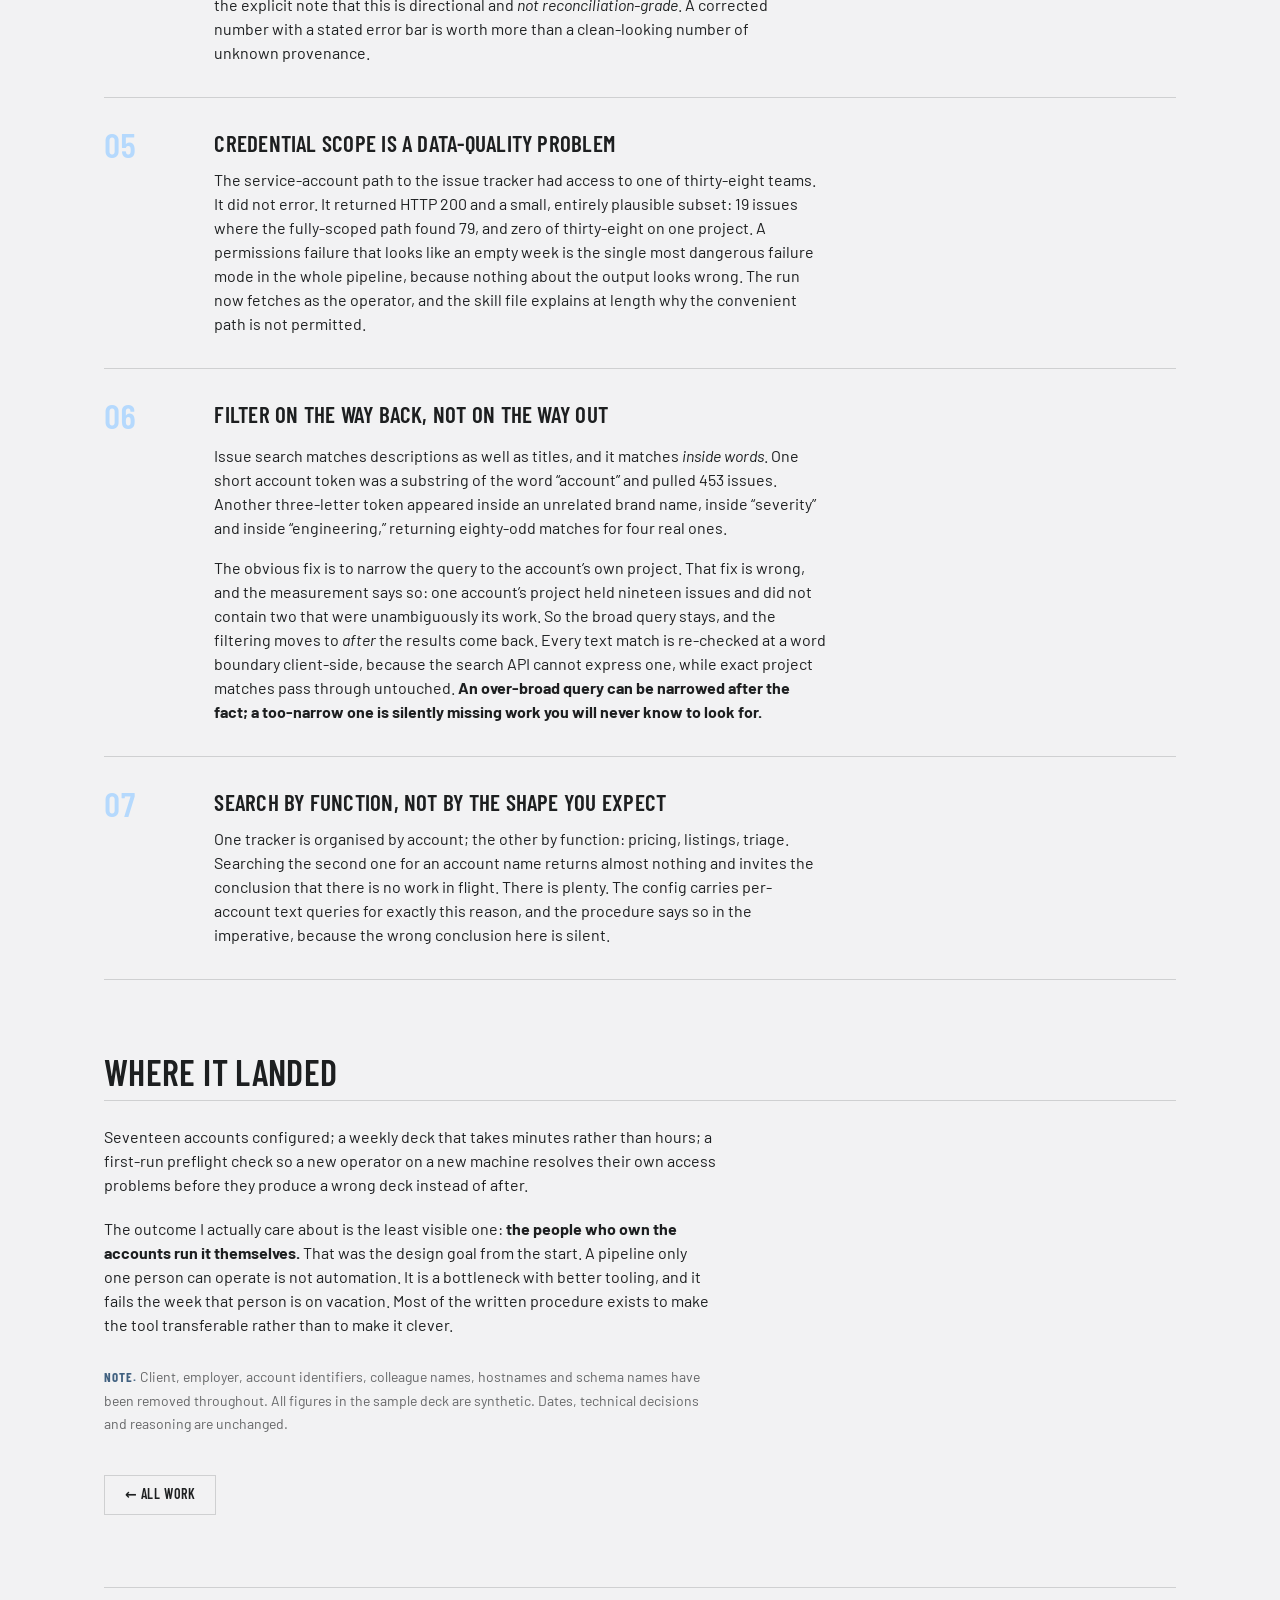
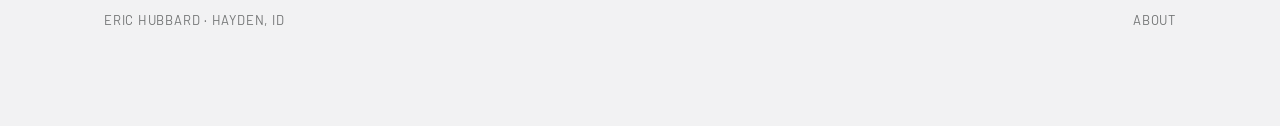
<file: work/wbr-exec-brief/index.html>
<!doctype html>
<html lang="en">
<head>
<meta charset="utf-8">
<meta name="viewport" content="width=device-width, initial-scale=1">
  <title>The weekly business review that builds itself · Eric Hubbard</title>
  <meta name="description" content="Case study: an agent-run pipeline that assembles a weekly marketplace business review from five sources: its architecture, its four validation layers, and the judgment calls that keep its numbers defensible.">
  <link rel="canonical" href="https://erichubbard.io/work/wbr-exec-brief/">
  <meta property="og:title" content="The weekly business review that builds itself">
  <meta property="og:description" content="An agent-run pipeline that assembles a weekly marketplace business review from five sources: its architecture, and the judgment calls that keep its numbers defensible.">
  <meta property="og:type" content="article">
  <meta property="og:url" content="https://erichubbard.io/work/wbr-exec-brief/">
  <link rel="icon" href="data:image/svg+xml,<svg xmlns='http://www.w3.org/2000/svg' viewBox='0 0 16 16'><text y='13' font-size='13' font-family='monospace' font-weight='bold'>E</text></svg>">
<link rel="stylesheet" href="../../styles.css">
<style>
body { margin: 0; text-wrap: pretty; background: var(--color-bg); }
a { color: var(--color-accent-700); text-decoration: none; }
a:hover { color: var(--color-accent-800); text-decoration: underline; text-underline-offset: 3px; }
@media (max-width: 860px) { [data-grid] { grid-template-columns: 1fr !important; } }
figure svg text { font-family: var(--font-body); }
figure svg text[font-family^="ui-monospace"] { font-family: var(--font-heading); font-weight: 600; }
</style>
</head>
<body>
<div style="min-height: 100%; background: var(--color-bg); color: var(--color-text); font-family: var(--font-body); font-size: 16px; line-height: 24px; padding-bottom: 96px">

  <div style="background: var(--color-accent-900); color: var(--color-neutral-100)">
    <nav class="nav" style="border-bottom: 1px solid color-mix(in srgb, #f5f5f8 22%, transparent); padding-inline: max(clamp(20px,5vw,72px), calc((100% - 1200px) / 2 + clamp(20px,5vw,72px))); gap: 24px; align-items: baseline; color: var(--color-neutral-100)">
      <a href="../../" class="nav-brand" style="font-size: 17px; letter-spacing: 0.1em; text-transform: uppercase; color: var(--color-neutral-100)">Eric Hubbard</a>
      <a href="../../" style="font-size: 13px; letter-spacing: 0.1em; text-transform: uppercase; font-weight: 700; color: color-mix(in srgb, #f5f5f8 65%, transparent)">About</a>
      <a href="../../work/" aria-current="page" style="font-size: 13px; letter-spacing: 0.1em; text-transform: uppercase; font-weight: 700; color: var(--color-neutral-100)">Work</a>
    </nav>

    <div style="max-width: 1200px; margin: 0 auto; padding: 72px clamp(20px,5vw,72px) 80px">
      <span style="display: block; font-size: 13px; letter-spacing: 0.1em; text-transform: uppercase; font-weight: 700; color: var(--color-accent-300); margin-bottom: 28px">Case study · 2026</span>
      <h1 style="font-family: var(--font-heading); font-weight: 600; font-size: clamp(38px, 5.2vw, 74px); line-height: 1.04; letter-spacing: 0.01em; text-transform: uppercase; margin: 0; margin-left: -0.052em; max-width: 20ch">The weekly business review that builds itself</h1>
      <p style="max-width: 60ch; margin: 40px 0 0; font-family: var(--font-heading); font-weight: 400; font-size: 20px; line-height: 30px; color: color-mix(in srgb, #f5f5f8 88%, transparent)">A packaged automation that assembles an exec-ready weekly deck for a marketplace account from five separate systems. The engineering was the easy half; the hard half was making every number on it survive being questioned in the room.</p>
    </div>
  </div>

  <div style="max-width: 1200px; margin: 0 auto; padding: 0 clamp(20px,5vw,72px)">

    <dl style="display: grid; grid-template-columns: repeat(auto-fit, minmax(220px, 1fr)); gap: 24px clamp(28px, 4vw, 56px); margin: 56px 0 0; padding: 0 0 56px; border-bottom: 1px solid var(--color-divider)">
      <div><dt style="font-size: 12px; letter-spacing: 0.1em; text-transform: uppercase; font-weight: 700; color: var(--color-accent-700); margin-bottom: 6px">Role</dt><dd style="margin: 0; font-size: 15px; line-height: 22px">Sole designer and author</dd></div>
      <div><dt style="font-size: 12px; letter-spacing: 0.1em; text-transform: uppercase; font-weight: 700; color: var(--color-accent-700); margin-bottom: 6px">Built</dt><dd style="margin: 0; font-size: 15px; line-height: 22px">Mid 2026, still in weekly use</dd></div>
      <div><dt style="font-size: 12px; letter-spacing: 0.1em; text-transform: uppercase; font-weight: 700; color: var(--color-accent-700); margin-bottom: 6px">Shape</dt><dd style="margin: 0; font-size: 15px; line-height: 22px">Claude Code skill: 12 scripts, per-account JSON config, own SQL</dd></div>
      <div><dt style="font-size: 12px; letter-spacing: 0.1em; text-transform: uppercase; font-weight: 700; color: var(--color-accent-700); margin-bottom: 6px">Sources</dt><dd style="margin: 0; font-size: 15px; line-height: 22px">Warehouse worksheet, Linear, Asana, Zendesk, a shared customer tracker</dd></div>
      <div><dt style="font-size: 12px; letter-spacing: 0.1em; text-transform: uppercase; font-weight: 700; color: var(--color-accent-700); margin-bottom: 6px">Scale</dt><dd style="margin: 0; font-size: 15px; line-height: 22px">17 accounts, one config file each</dd></div>
      <div><dt style="font-size: 12px; letter-spacing: 0.1em; text-transform: uppercase; font-weight: 700; color: var(--color-accent-700); margin-bottom: 6px">Run by</dt><dd style="margin: 0; font-size: 15px; line-height: 22px">Fully automated; account owners can also run it ad hoc via an agent skill</dd></div>
    </dl>

    <figure class="blueprint" style="margin: 56px 0 0; padding: 0">
      <i class="corner tl"></i><i class="corner tr"></i><i class="corner bl"></i><i class="corner br"></i>
      <a href="deck/" style="display: block"><img src="../../assets/wbr-deck-preview.svg" alt="Preview of the generated weekly business review deck, showing the headline slide with GMV, units, in-stock rate and days of supply." style="display: block; width: 100%; height: auto"></a>
    </figure>
    <figcaption style="margin-top: 16px; max-width: 76ch; font-size: 14px; line-height: 23px; color: color-mix(in srgb, var(--color-text) 70%, transparent)"><strong style="font-weight: 700; color: var(--color-text)">The output.</strong> A rebuilt sample deck with entirely synthetic data, an invented company and invented figures. The structure, the footnotes and the editorial rules are the real ones.</figcaption>
    <p style="margin: 24px 0 0"><a class="btn btn-primary" href="deck/" style="min-height: 44px; padding-inline: 24px; font-size: 15px; letter-spacing: 0.04em; text-transform: uppercase">Read the full deck →</a></p>

    <section style="padding: 72px 0 0">
      <h2 style="font-family: var(--font-heading); font-weight: 600; font-size: clamp(26px, 3vw, 36px); line-height: 1.1; letter-spacing: 0.01em; text-transform: uppercase; margin: 0 0 8px">The problem</h2>
      <hr style="height: 1px; border: 0; margin: 0 0 24px; background: var(--color-divider)">
      <div style="max-width: 68ch; display: flex; flex-direction: column; gap: 20px">
        <p style="margin: 0">A growth and sales team ran a weekly business review for each of its marketplace accounts. Every week, for every account, someone rebuilt the same deck by hand: sales and inventory metrics out of a warehouse-backed worksheet, work-in-flight out of Linear and Asana, customer-facing status out of a shared action-item tracker, ticket volumes out of Zendesk. Each deck took a couple of hours. There were five accounts.</p>
        <p style="margin: 0">The cost was not really the hours. It was that a deck assembled over two hours on Tuesday described a business as it stood on Monday, and the questions it raised (<em>why is cover down, who owns that, is it already ticketed</em>) had to be answered by going back to the same five systems by hand.</p>
      </div>
    </section>

    <section style="padding: 56px 0 0">
      <h2 style="font-family: var(--font-heading); font-weight: 600; font-size: clamp(26px, 3vw, 36px); line-height: 1.1; letter-spacing: 0.01em; text-transform: uppercase; margin: 0 0 8px">The constraint that shaped everything</h2>
      <hr style="height: 1px; border: 0; margin: 0 0 24px; background: var(--color-divider)">
      <div style="max-width: 68ch; display: flex; flex-direction: column; gap: 20px">
        <p style="margin: 0">The obvious framing is “generate the slides automatically.” That framing produces a bad system.</p>
        <p style="margin: 0">A weekly review is a document people make decisions against, out loud, with the account owner in the room. Its value is entirely in whether the numbers hold up when someone pushes on one. And an automated deck is <em>more</em> dangerous than a hand-built one, because a hand-built deck carries the visible fingerprints of a person who checked, while a generated one arrives looking equally confident whether or not the underlying source returned anything.</p>
        <p style="margin: 0">So the design constraint was not completeness or speed. It was: <strong style="font-weight: 700">the deck must never be confidently wrong.</strong> Everything below follows from that.</p>
      </div>
    </section>

    <section style="padding: 56px 0 0">
      <h2 style="font-family: var(--font-heading); font-weight: 600; font-size: clamp(26px, 3vw, 36px); line-height: 1.1; letter-spacing: 0.01em; text-transform: uppercase; margin: 0 0 8px">What I built</h2>
      <hr style="height: 1px; border: 0; margin: 0 0 24px; background: var(--color-divider)">
      <div style="max-width: 68ch; display: flex; flex-direction: column; gap: 20px">
        <p style="margin: 0">A packaged automation: twelve scripts, one JSON config per account, its own SQL, its own fonts and brand assets, and a written operating procedure the agent follows each run. The pipeline is five stages: refresh the worksheet and wait for all fourteen data objects to land; extract it into a single JSON payload (48 metric rows, a 13-week trend series, freshness stamp); collect work in flight from four systems (Linear and Asana over MCP, Zendesk, and the shared tracker read through the Drive connector); write the narrative against a house style guide; render the deck.</p>
        <p style="margin: 0">Two structural decisions did most of the work. <strong style="font-weight: 700">Adding an account is a config file, not code.</strong> The first few were the hard part, and every account since has been an afternoon of writing JSON rather than a branch, which is how one pipeline now carries seventeen account configurations. And <strong style="font-weight: 700">the deck is the only deliverable.</strong> An earlier version also drafted a summary email; that went out of scope on 2026-08-04, because reading the group archive needed the pipeline’s only domain-admin dependency and the shared tracker already curated the threads that mattered. The email scripts are still in the repo, unwired, with the decision and its reasoning recorded in the skill file, so if the constraint changes the next person finds the path rather than rediscovering it.</p>
      </div>
    </section>

    <section style="padding: 56px 0 0">
      <h2 style="font-family: var(--font-heading); font-weight: 600; font-size: clamp(26px, 3vw, 36px); line-height: 1.1; letter-spacing: 0.01em; text-transform: uppercase; margin: 0 0 8px">How it is put together</h2>
      <hr style="height: 1px; border: 0; margin: 0 0 24px; background: var(--color-divider)">
      <p style="max-width: 68ch; margin: 0">The run is better described as a chain of artifacts than as a list of scripts, because knowing which artifact you are looking at determines what a fix even <em>means</em>. The same wrong number is a SQL edit at one stage, a refresh at the next, and a re-render at the third.</p>

      <figure class="blueprint" style="margin: 36px 0 0; padding: clamp(20px, 3vw, 36px); color: var(--color-accent-800)">
        <i class="corner tl"></i><i class="corner tr"></i><i class="corner bl"></i><i class="corner br"></i>
        <div style="overflow-x: auto"><svg width="100%" viewBox="0 0 900 372" role="img" aria-labelledby="chaintitle chaindesc" style="max-width: 900px">
        <title id="chaintitle">The weekly run for one account, as a chain of artifacts</title>
        <desc id="chaindesc">The warehouse feeds a cached worksheet, which is extracted into a single JSON payload, which builds a dated deck. Two prose streams, a model-written narrative and a work-in-flight summary, also feed the dated deck. The dated deck is then validated by a six-check quality gate; on a pass the same file is published over the stable bookmarked URL, and on a failure nothing is published and last week's deck stands.</desc>

        <text x="0" y="12" font-family="ui-monospace, Menlo, monospace" font-size="11" letter-spacing="1.6" fill="currentColor" opacity="0.55">ONE ACCOUNT · ONE WEEKLY RUN · UNATTENDED</text>

        <!-- the two prose streams -->
        <g font-family="ui-sans-serif, system-ui, sans-serif" fill="currentColor">
          <g stroke="currentColor" stroke-opacity="0.35" fill="none">
            <rect x="300" y="40" width="176" height="52" rx="2"></rect>
            <rect x="560" y="40" width="176" height="52" rx="2"></rect>
          </g>
          <text x="388" y="64" font-size="13.5" text-anchor="middle">Narrative</text>
          <text x="388" y="81" font-size="11" text-anchor="middle" opacity="0.6">model, under six guards</text>
          <text x="648" y="64" font-size="13.5" text-anchor="middle">Work in flight</text>
          <text x="648" y="81" font-size="11" text-anchor="middle" opacity="0.6">trackers, never authored</text>
        </g>

        <g stroke="currentColor" stroke-opacity="0.45" fill="none" stroke-width="1.3" stroke-dasharray="5 3">
          <path d="M388 92 L388 160 L505 160 L505 189"></path>
          <path d="M648 92 L648 160 L551 160 L551 189"></path>
        </g>
        <g stroke="currentColor" stroke-opacity="0.45" fill="none" stroke-width="1.3">
          <path d="M501 183 L505 190 L509 183"></path>
          <path d="M547 183 L551 190 L555 183"></path>
        </g>
        <text x="528" y="140" font-family="ui-sans-serif, system-ui, sans-serif" font-size="11" text-anchor="middle" fill="currentColor" opacity="0.6">the words</text>
        <text x="188" y="140" font-family="ui-sans-serif, system-ui, sans-serif" font-size="11" text-anchor="middle" fill="currentColor" opacity="0.6">the numbers</text>

        <!-- the artifact chain -->
        <g font-family="ui-sans-serif, system-ui, sans-serif" fill="currentColor">
          <g stroke="currentColor" stroke-opacity="0.35" fill="none">
            <rect x="0" y="196" width="120" height="56" rx="2"></rect>
            <rect x="156" y="196" width="120" height="56" rx="2"></rect>
            <rect x="312" y="196" width="120" height="56" rx="2"></rect>
            <rect x="468" y="196" width="120" height="56" rx="2"></rect>
          </g>
          <rect x="624" y="196" width="120" height="56" rx="2" fill="currentColor" fill-opacity="0.07" stroke="currentColor" stroke-opacity="0.6"></rect>
          <rect x="780" y="196" width="120" height="56" rx="2" fill="currentColor" fill-opacity="0.07" stroke="currentColor" stroke-opacity="0.6"></rect>

          <text x="60" y="222" font-size="13" text-anchor="middle">Warehouse</text>
          <text x="60" y="239" font-size="11" text-anchor="middle" opacity="0.6">source of record</text>
          <text x="216" y="222" font-size="13" text-anchor="middle">Worksheet</text>
          <text x="216" y="239" font-size="11" text-anchor="middle" opacity="0.6">cached, refreshed</text>
          <text x="372" y="222" font-size="13" text-anchor="middle">Payload</text>
          <text x="372" y="239" font-size="11" text-anchor="middle" opacity="0.6">one JSON</text>
          <text x="528" y="222" font-size="13" text-anchor="middle">Dated deck</text>
          <text x="528" y="239" font-size="11" text-anchor="middle" opacity="0.6">nobody reads it</text>
          <text x="684" y="222" font-size="13" text-anchor="middle">Quality gate</text>
          <text x="684" y="239" font-size="11" text-anchor="middle" opacity="0.6">six checks</text>
          <text x="840" y="222" font-size="13" text-anchor="middle">Stable deck</text>
          <text x="840" y="239" font-size="11" text-anchor="middle" opacity="0.6">bookmarked URL</text>
        </g>

        <g stroke="currentColor" stroke-opacity="0.55" fill="none" stroke-width="1.4">
          <path d="M126 224 L148 224"></path><path d="M142 220 L149 224 L142 228"></path>
          <path d="M282 224 L304 224"></path><path d="M298 220 L305 224 L298 228"></path>
          <path d="M438 224 L460 224"></path><path d="M454 220 L461 224 L454 228"></path>
          <path d="M594 224 L616 224"></path><path d="M610 220 L617 224 L610 228"></path>
          <path d="M750 224 L772 224"></path><path d="M766 220 L773 224 L766 228"></path>
          <path d="M684 252 L684 289"></path><path d="M680 283 L684 290 L688 283"></path>
        </g>
        <text x="761" y="214" font-family="ui-sans-serif, system-ui, sans-serif" font-size="11" text-anchor="middle" fill="currentColor" opacity="0.7">pass</text>
        <text x="694" y="274" font-family="ui-sans-serif, system-ui, sans-serif" font-size="11" fill="currentColor" opacity="0.7">fail</text>

        <!-- the failure state -->
        <rect x="468" y="296" width="432" height="48" rx="2" fill="none" stroke="currentColor" stroke-opacity="0.3" stroke-dasharray="6 5"></rect>
        <text x="488" y="317" font-family="ui-sans-serif, system-ui, sans-serif" font-size="13" fill="currentColor" opacity="0.8">Nothing is published.</text>
        <text x="488" y="335" font-family="ui-sans-serif, system-ui, sans-serif" font-size="12" fill="currentColor" opacity="0.6">Last week’s deck stands. Stale and dated is recoverable; wrong is not.</text>
      </svg></div>
        <figcaption style="margin-top: 24px; padding-top: 16px; border-top: 1px solid var(--color-divider); max-width: 76ch; font-size: 14px; line-height: 23px; color: color-mix(in srgb, var(--color-text) 70%, transparent)"><strong style="font-weight: 700; color: var(--color-text)">The chain.</strong> The worksheet is the stage people misread. Its tabs are warehouse results the spreadsheet runs and caches, so it is refreshed rather than recomputed, and a stale worksheet cannot be fixed by re-running the extractor. Note also that the numbers and the words arrive by different mechanisms, so they fail in different ways.</figcaption>
      </figure>

      <h3 style="font-family: var(--font-heading); font-weight: 600; font-size: 24px; line-height: 1.15; letter-spacing: 0.01em; text-transform: uppercase; margin: 48px 0 16px; max-width: 34ch">Build, validate, then publish the artifact you validated</h3>
      <div style="max-width: 68ch; display: flex; flex-direction: column; gap: 20px">
        <p style="margin: 0">Every run builds a <em>dated</em> file that nobody has bookmarked. The gate validates that file, and only on a pass does the run upload the same file over the stable URL. The validated artifact and the shipped artifact cannot diverge, because they are one object. The gate reads the deck’s PDF export rather than its build log, because the build reports success on the failures that only exist at render time: a dropped bullet, an axis collapsed to a bare <code style="font-family: ui-monospace, Menlo, monospace; font-size: 14px; background: var(--color-accent-100); padding: 1px 5px">0K</code>, a caption wrapped over the row beneath it. On a failure nothing is published and last week’s deck stands, which is recoverable in a way that a wrong deck is not.</p>
        <p style="margin: 0">The more useful half is what the gate <em>structurally cannot</em> catch, written down beside it rather than left to be rediscovered. It scans rendered text, so it only catches a leak with a name in it. <strong style="font-weight: 700">A wrong number is invisible to it</strong>, which is how one account’s ticket-count row once quietly reported another account’s tickets.</p>
      </div>

      <h3 style="font-family: var(--font-heading); font-weight: 600; font-size: 24px; line-height: 1.15; letter-spacing: 0.01em; text-transform: uppercase; margin: 48px 0 16px; max-width: 34ch">What each layer can and cannot see</h3>
      <p style="max-width: 68ch; margin: 0 0 28px">Four layers validate the run, and none of them trusts a model or an API’s success response. Knowing which layer owns a failure is how you fix it in one attempt instead of three. Knowing the blind spots is how you avoid trusting a green run more than it deserves.</p>

      <div style="overflow-x: auto">
        <table class="table" style="min-width: 720px">
          <caption style="caption-side: bottom; padding-top: 14px; text-align: left; font-size: 14px; color: color-mix(in srgb, var(--color-text) 66%, transparent)">The four validation layers, and the failure each one is blind to.</caption>
          <thead>
            <tr>
              <th scope="col" style="font-family: var(--font-heading); font-size: 13px; letter-spacing: 0.09em; text-transform: uppercase; width: 16%">Layer</th>
              <th scope="col" style="font-family: var(--font-heading); font-size: 13px; letter-spacing: 0.09em; text-transform: uppercase; width: 44%">Guards</th>
              <th scope="col" style="font-family: var(--font-heading); font-size: 13px; letter-spacing: 0.09em; text-transform: uppercase; width: 40%">Cannot see</th>
            </tr>
          </thead>
          <tbody>
            <tr>
              <th scope="row" style="font-family: var(--font-heading); font-weight: 600; font-size: 17px; letter-spacing: 0.02em; text-transform: uppercase; vertical-align: top">Freshness</th>
              <td style="font-size: 15px; line-height: 23px; vertical-align: top">Every connected tab polled to success; extraction fails closed on a stale freshness stamp</td>
              <td style="font-size: 15px; line-height: 23px; vertical-align: top">A feed that dies <em>by quantity</em>, where rows land on schedule while the units in them collapse. The max date still reads green</td>
            </tr>
            <tr>
              <th scope="row" style="font-family: var(--font-heading); font-weight: 600; font-size: 17px; letter-spacing: 0.02em; text-transform: uppercase; vertical-align: top">Grounding</th>
              <td style="font-size: 15px; line-height: 23px; vertical-align: top">Every figure must appear in the payload; cross-account contamination; framing; at most two figures per bullet; bullet <em>length</em>, not just count</td>
              <td style="font-size: 15px; line-height: 23px; vertical-align: top">Whether a true sentence is the <em>right</em> sentence. A caveat that inverts the obvious reading still passes</td>
            </tr>
            <tr>
              <th scope="row" style="font-family: var(--font-heading); font-weight: 600; font-size: 17px; letter-spacing: 0.02em; text-transform: uppercase; vertical-align: top">Provenance</th>
              <td style="font-size: 15px; line-height: 23px; vertical-align: top">Every reference, title, owner, status and date must trace to an item actually fetched, or the draft is rejected</td>
              <td style="font-size: 15px; line-height: 23px; vertical-align: top">An item that was never fetched at all. Scope is set by the query, and the query is config</td>
            </tr>
            <tr>
              <th scope="row" style="font-family: var(--font-heading); font-weight: 600; font-size: 17px; letter-spacing: 0.02em; text-transform: uppercase; vertical-align: top">Render</th>
              <td style="font-size: 15px; line-height: 23px; vertical-align: top">The published-form PDF: dropped content, blank slides, identity, contamination, placeholders, draft badge</td>
              <td style="font-size: 15px; line-height: 23px; vertical-align: top">Numbers, and any leak that renders without a name attached to it</td>
            </tr>
          </tbody>
        </table>
      </div>

      <div class="blueprint" style="margin: 40px 0 0; padding: clamp(20px, 2.6vw, 32px); max-width: 76ch">
        <i class="corner tl"></i><i class="corner tr"></i><i class="corner bl"></i><i class="corner br"></i>
        <p style="margin: 0"><strong style="font-weight: 700">The lesson that cost the most.</strong> A guard that runs downstream of generation cannot be fixed by the generator. An over-long bullet passed the narrative validator, was silently dropped at render, and failed the quality gate, while the retry loop that could have shortened it was structurally blind to the problem. The fix was to hand the renderer’s own fitting function to the validator, so the thing that decides and the thing that measures share a definition.</p>
      </div>

      <h3 style="font-family: var(--font-heading); font-weight: 600; font-size: 24px; line-height: 1.15; letter-spacing: 0.01em; text-transform: uppercase; margin: 48px 0 20px">The stack</h3>
      <dl style="display: grid; grid-template-columns: repeat(auto-fit, minmax(240px, 1fr)); gap: 20px clamp(28px, 4vw, 56px); margin: 0">
        <div><dt style="font-size: 12px; letter-spacing: 0.1em; text-transform: uppercase; font-weight: 700; color: var(--color-accent-700); margin-bottom: 5px">Language</dt><dd style="margin: 0; font-size: 15px; line-height: 22px">Python 3.13, containerized, image pinned by hash</dd></div>
        <div><dt style="font-size: 12px; letter-spacing: 0.1em; text-transform: uppercase; font-weight: 700; color: var(--color-accent-700); margin-bottom: 5px">Packaging</dt><dd style="margin: 0; font-size: 15px; line-height: 22px">Claude Code skill: 12 scripts, one JSON config per account</dd></div>
        <div><dt style="font-size: 12px; letter-spacing: 0.1em; text-transform: uppercase; font-weight: 700; color: var(--color-accent-700); margin-bottom: 5px">Orchestration</dt><dd style="margin: 0; font-size: 15px; line-height: 22px">Kestra, scheduled trigger, accounts looped serially</dd></div>
        <div><dt style="font-size: 12px; letter-spacing: 0.1em; text-transform: uppercase; font-weight: 700; color: var(--color-accent-700); margin-bottom: 5px">Warehouse</dt><dd style="margin: 0; font-size: 15px; line-height: 22px">BigQuery via CLI, dbt models, connected-sheet data sources</dd></div>
        <div><dt style="font-size: 12px; letter-spacing: 0.1em; text-transform: uppercase; font-weight: 700; color: var(--color-accent-700); margin-bottom: 5px">Rendering</dt><dd style="margin: 0; font-size: 15px; line-height: 22px">python-pptx, matplotlib, PyMuPDF for the read-back pass</dd></div>
        <div><dt style="font-size: 12px; letter-spacing: 0.1em; text-transform: uppercase; font-weight: 700; color: var(--color-accent-700); margin-bottom: 5px">Model</dt><dd style="margin: 0; font-size: 15px; line-height: 22px">Claude, for prose only, never for a figure</dd></div>
        <div><dt style="font-size: 12px; letter-spacing: 0.1em; text-transform: uppercase; font-weight: 700; color: var(--color-accent-700); margin-bottom: 5px">Sources</dt><dd style="margin: 0; font-size: 15px; line-height: 22px">Sheets, Slides, Drive; Linear and Asana over MCP; Zendesk</dd></div>
        <div><dt style="font-size: 12px; letter-spacing: 0.1em; text-transform: uppercase; font-weight: 700; color: var(--color-accent-700); margin-bottom: 5px">Secrets</dt><dd style="margin: 0; font-size: 15px; line-height: 22px">1Password Connect, resolved once at run start</dd></div>
      </dl>
    </section>

    <section style="padding: 72px 0 0">
      <h2 style="font-family: var(--font-heading); font-weight: 600; font-size: clamp(26px, 3vw, 36px); line-height: 1.1; letter-spacing: 0.01em; text-transform: uppercase; margin: 0 0 8px">The judgment calls</h2>
      <hr style="height: 1px; border: 0; margin: 0 0 8px; background: var(--color-divider)">

      <div data-grid="call" style="display: grid; grid-template-columns: 72px minmax(0, 1fr); gap: 8px clamp(20px, 3vw, 40px); padding: 32px 0; border-bottom: 1px solid var(--color-divider)">
        <span style="font-family: var(--font-heading); font-weight: 600; font-size: 34px; line-height: 0.9; color: var(--color-accent-300); font-variant-numeric: tabular-nums">01</span>
        <div style="max-width: 68ch">
          <h3 style="font-family: var(--font-heading); font-weight: 600; font-size: 23px; line-height: 1.15; letter-spacing: 0.01em; text-transform: uppercase; margin: 0 0 12px">Fail closed on stale data</h3>
          <p style="margin: 0">The worksheet does not refresh itself. The extractor refuses to run once the snapshot is more than three days old, and the override flag is documented as something you may not use without telling the person receiving the deck that the data is old and why. The most common way a run stops is this check firing, which is the correct most-common failure.</p>
        </div>
      </div>

      <div data-grid="call" style="display: grid; grid-template-columns: 72px minmax(0, 1fr); gap: 8px clamp(20px, 3vw, 40px); padding: 32px 0; border-bottom: 1px solid var(--color-divider)">
        <span style="font-family: var(--font-heading); font-weight: 600; font-size: 34px; line-height: 0.9; color: var(--color-accent-300); font-variant-numeric: tabular-nums">02</span>
        <div style="max-width: 68ch">
          <h3 style="font-family: var(--font-heading); font-weight: 600; font-size: 23px; line-height: 1.15; letter-spacing: 0.01em; text-transform: uppercase; margin: 0 0 12px">A missing source is coverage information, not silence</h3>
          <p style="margin: 0">This is the rule I would keep if I could keep only one. When a source returns nothing, the deck says <em>“source not checked”</em> or <em>“returned no rows”</em>, never “no activity.” Those are different claims: one is a fact about the run, the other is a finding about the business, and a pipeline that blurs them will eventually tell an account owner their client was quiet during a week the client was furious.</p>
        </div>
      </div>

      <div data-grid="call" style="display: grid; grid-template-columns: 72px minmax(0, 1fr); gap: 8px clamp(20px, 3vw, 40px); padding: 32px 0; border-bottom: 1px solid var(--color-divider)">
        <span style="font-family: var(--font-heading); font-weight: 600; font-size: 34px; line-height: 0.9; color: var(--color-accent-300); font-variant-numeric: tabular-nums">03</span>
        <div style="max-width: 68ch">
          <h3 style="font-family: var(--font-heading); font-weight: 600; font-size: 23px; line-height: 1.15; letter-spacing: 0.01em; text-transform: uppercase; margin: 0 0 12px">Never invent a number; never invent an owner</h3>
          <p style="margin: 0">Every figure traces to the worksheet payload, a corrected velocity value, or a named work item. Blank is reported blank. An unowned ticket renders as <code style="font-family: ui-monospace, Menlo, monospace; font-size: 14px; background: var(--color-accent-100); padding: 1px 5px">Unassigned</code> rather than being attributed to the most likely person, because a plausible guess on a slide becomes a real expectation on a real human being.</p>
        </div>
      </div>

      <div data-grid="call" style="display: grid; grid-template-columns: 72px minmax(0, 1fr); gap: 8px clamp(20px, 3vw, 40px); padding: 32px 0; border-bottom: 1px solid var(--color-divider)">
        <span style="font-family: var(--font-heading); font-weight: 600; font-size: 34px; line-height: 0.9; color: var(--color-accent-300); font-variant-numeric: tabular-nums">04</span>
        <div style="max-width: 68ch">
          <h3 style="font-family: var(--font-heading); font-weight: 600; font-size: 23px; line-height: 1.15; letter-spacing: 0.01em; text-transform: uppercase; margin: 0 0 12px">Finding the unit bug, and printing the correction on the slide</h3>
          <p style="margin: 0">The velocity table stored an <em>average daily</em> revenue figure under a column named for an N-day window. Read literally, estimated lost revenue was understated by a factor of 28. The pipeline corrects it, and then states on the slide that it corrected it, cites the source line, and gives the accuracy bound against the core tables (about 2.6%), with the explicit note that this is directional and <em>not reconciliation-grade</em>. A corrected number with a stated error bar is worth more than a clean-looking number of unknown provenance.</p>
        </div>
      </div>

      <div data-grid="call" style="display: grid; grid-template-columns: 72px minmax(0, 1fr); gap: 8px clamp(20px, 3vw, 40px); padding: 32px 0; border-bottom: 1px solid var(--color-divider)">
        <span style="font-family: var(--font-heading); font-weight: 600; font-size: 34px; line-height: 0.9; color: var(--color-accent-300); font-variant-numeric: tabular-nums">05</span>
        <div style="max-width: 68ch">
          <h3 style="font-family: var(--font-heading); font-weight: 600; font-size: 23px; line-height: 1.15; letter-spacing: 0.01em; text-transform: uppercase; margin: 0 0 12px">Credential scope is a data-quality problem</h3>
          <p style="margin: 0">The service-account path to the issue tracker had access to one of thirty-eight teams. It did not error. It returned HTTP 200 and a small, entirely plausible subset: 19 issues where the fully-scoped path found 79, and zero of thirty-eight on one project. A permissions failure that looks like an empty week is the single most dangerous failure mode in the whole pipeline, because nothing about the output looks wrong. The run now fetches as the operator, and the skill file explains at length why the convenient path is not permitted.</p>
        </div>
      </div>

      <div data-grid="call" style="display: grid; grid-template-columns: 72px minmax(0, 1fr); gap: 8px clamp(20px, 3vw, 40px); padding: 32px 0; border-bottom: 1px solid var(--color-divider)">
        <span style="font-family: var(--font-heading); font-weight: 600; font-size: 34px; line-height: 0.9; color: var(--color-accent-300); font-variant-numeric: tabular-nums">06</span>
        <div style="max-width: 68ch; display: flex; flex-direction: column; gap: 16px">
          <h3 style="font-family: var(--font-heading); font-weight: 600; font-size: 23px; line-height: 1.15; letter-spacing: 0.01em; text-transform: uppercase; margin: 0">Filter on the way back, not on the way out</h3>
          <p style="margin: 0">Issue search matches descriptions as well as titles, and it matches <em>inside words</em>. One short account token was a substring of the word “account” and pulled 453 issues. Another three-letter token appeared inside an unrelated brand name, inside “severity” and inside “engineering,” returning eighty-odd matches for four real ones.</p>
          <p style="margin: 0">The obvious fix is to narrow the query to the account’s own project. That fix is wrong, and the measurement says so: one account’s project held nineteen issues and did not contain two that were unambiguously its work. So the broad query stays, and the filtering moves to <em>after</em> the results come back. Every text match is re-checked at a word boundary client-side, because the search API cannot express one, while exact project matches pass through untouched. <strong style="font-weight: 700">An over-broad query can be narrowed after the fact; a too-narrow one is silently missing work you will never know to look for.</strong></p>
        </div>
      </div>

      <div data-grid="call" style="display: grid; grid-template-columns: 72px minmax(0, 1fr); gap: 8px clamp(20px, 3vw, 40px); padding: 32px 0; border-bottom: 1px solid var(--color-divider)">
        <span style="font-family: var(--font-heading); font-weight: 600; font-size: 34px; line-height: 0.9; color: var(--color-accent-300); font-variant-numeric: tabular-nums">07</span>
        <div style="max-width: 68ch">
          <h3 style="font-family: var(--font-heading); font-weight: 600; font-size: 23px; line-height: 1.15; letter-spacing: 0.01em; text-transform: uppercase; margin: 0 0 12px">Search by function, not by the shape you expect</h3>
          <p style="margin: 0">One tracker is organised by account; the other by function: pricing, listings, triage. Searching the second one for an account name returns almost nothing and invites the conclusion that there is no work in flight. There is plenty. The config carries per-account text queries for exactly this reason, and the procedure says so in the imperative, because the wrong conclusion here is silent.</p>
        </div>
      </div>
    </section>

    <section style="padding: 72px 0 0">
      <h2 style="font-family: var(--font-heading); font-weight: 600; font-size: clamp(26px, 3vw, 36px); line-height: 1.1; letter-spacing: 0.01em; text-transform: uppercase; margin: 0 0 8px">Where it landed</h2>
      <hr style="height: 1px; border: 0; margin: 0 0 24px; background: var(--color-divider)">
      <div style="max-width: 68ch; display: flex; flex-direction: column; gap: 20px">
        <p style="margin: 0">Seventeen accounts configured; a weekly deck that takes minutes rather than hours; a first-run preflight check so a new operator on a new machine resolves their own access problems before they produce a wrong deck instead of after.</p>
        <p style="margin: 0">The outcome I actually care about is the least visible one: <strong style="font-weight: 700">the people who own the accounts run it themselves.</strong> That was the design goal from the start. A pipeline only one person can operate is not automation. It is a bottleneck with better tooling, and it fails the week that person is on vacation. Most of the written procedure exists to make the tool transferable rather than to make it clever.</p>
        <p style="margin: 8px 0 0; font-size: 14px; line-height: 23px; color: color-mix(in srgb, var(--color-text) 66%, transparent)"><span style="font-family: var(--font-heading); font-weight: 700; text-transform: uppercase; letter-spacing: 0.08em; font-size: 13px; color: var(--color-accent-700)">Note.</span> Client, employer, account identifiers, colleague names, hostnames and schema names have been removed throughout. All figures in the sample deck are synthetic. Dates, technical decisions and reasoning are unchanged.</p>
      </div>
      <p style="margin: 40px 0 0"><a class="btn btn-secondary" href="../../work/" style="min-height: 40px; padding-inline: 20px; letter-spacing: 0.04em; text-transform: uppercase">← All work</a></p>
    </section>

    <footer style="margin-top: 72px; border-top: 1px solid var(--color-divider); padding-top: 20px; display: flex; flex-wrap: wrap; gap: 8px 24px; justify-content: space-between; font-size: 13px; letter-spacing: 0.06em; text-transform: uppercase; color: color-mix(in srgb, var(--color-text) 60%, transparent)">
      <span>ERIC HUBBARD · HAYDEN, ID</span>
      <span><a href="../../" style="color: inherit">About</a></span>
    </footer>

  </div>
</div>
</body>
</html>
</file>
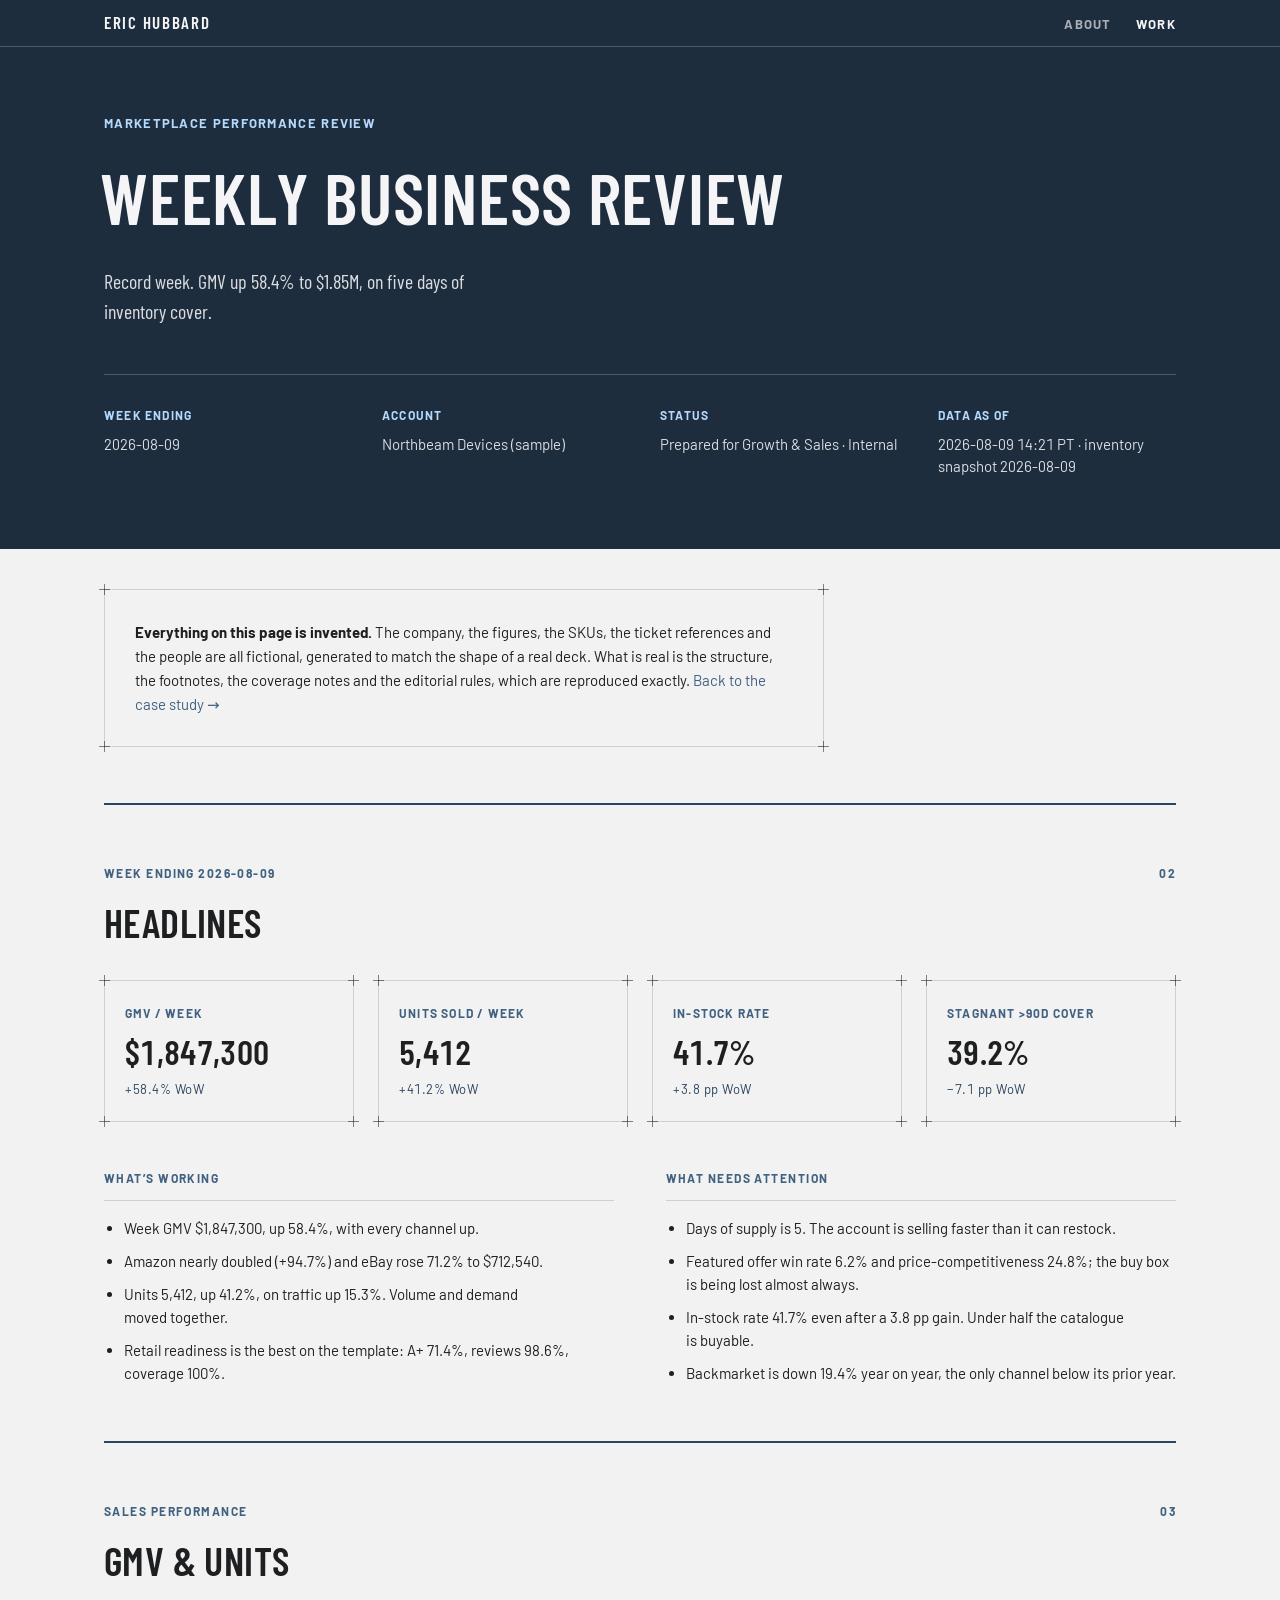
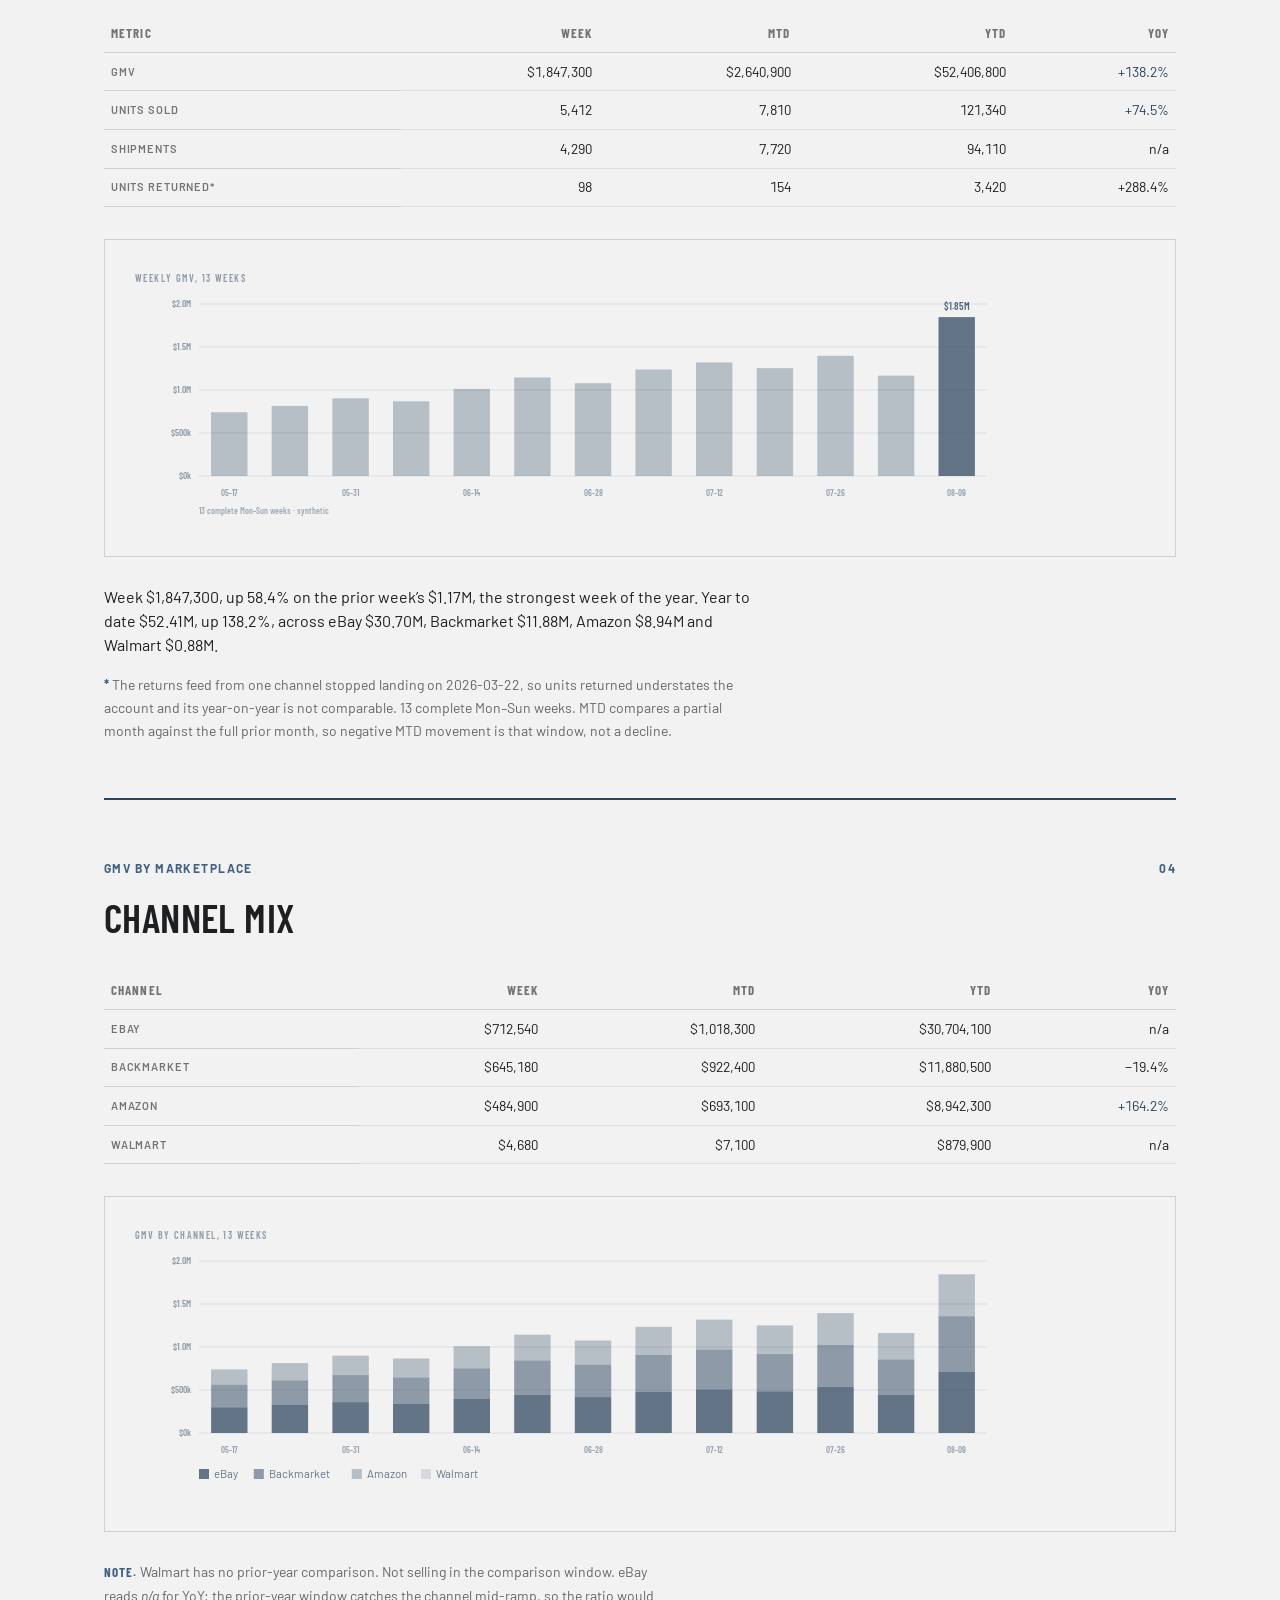
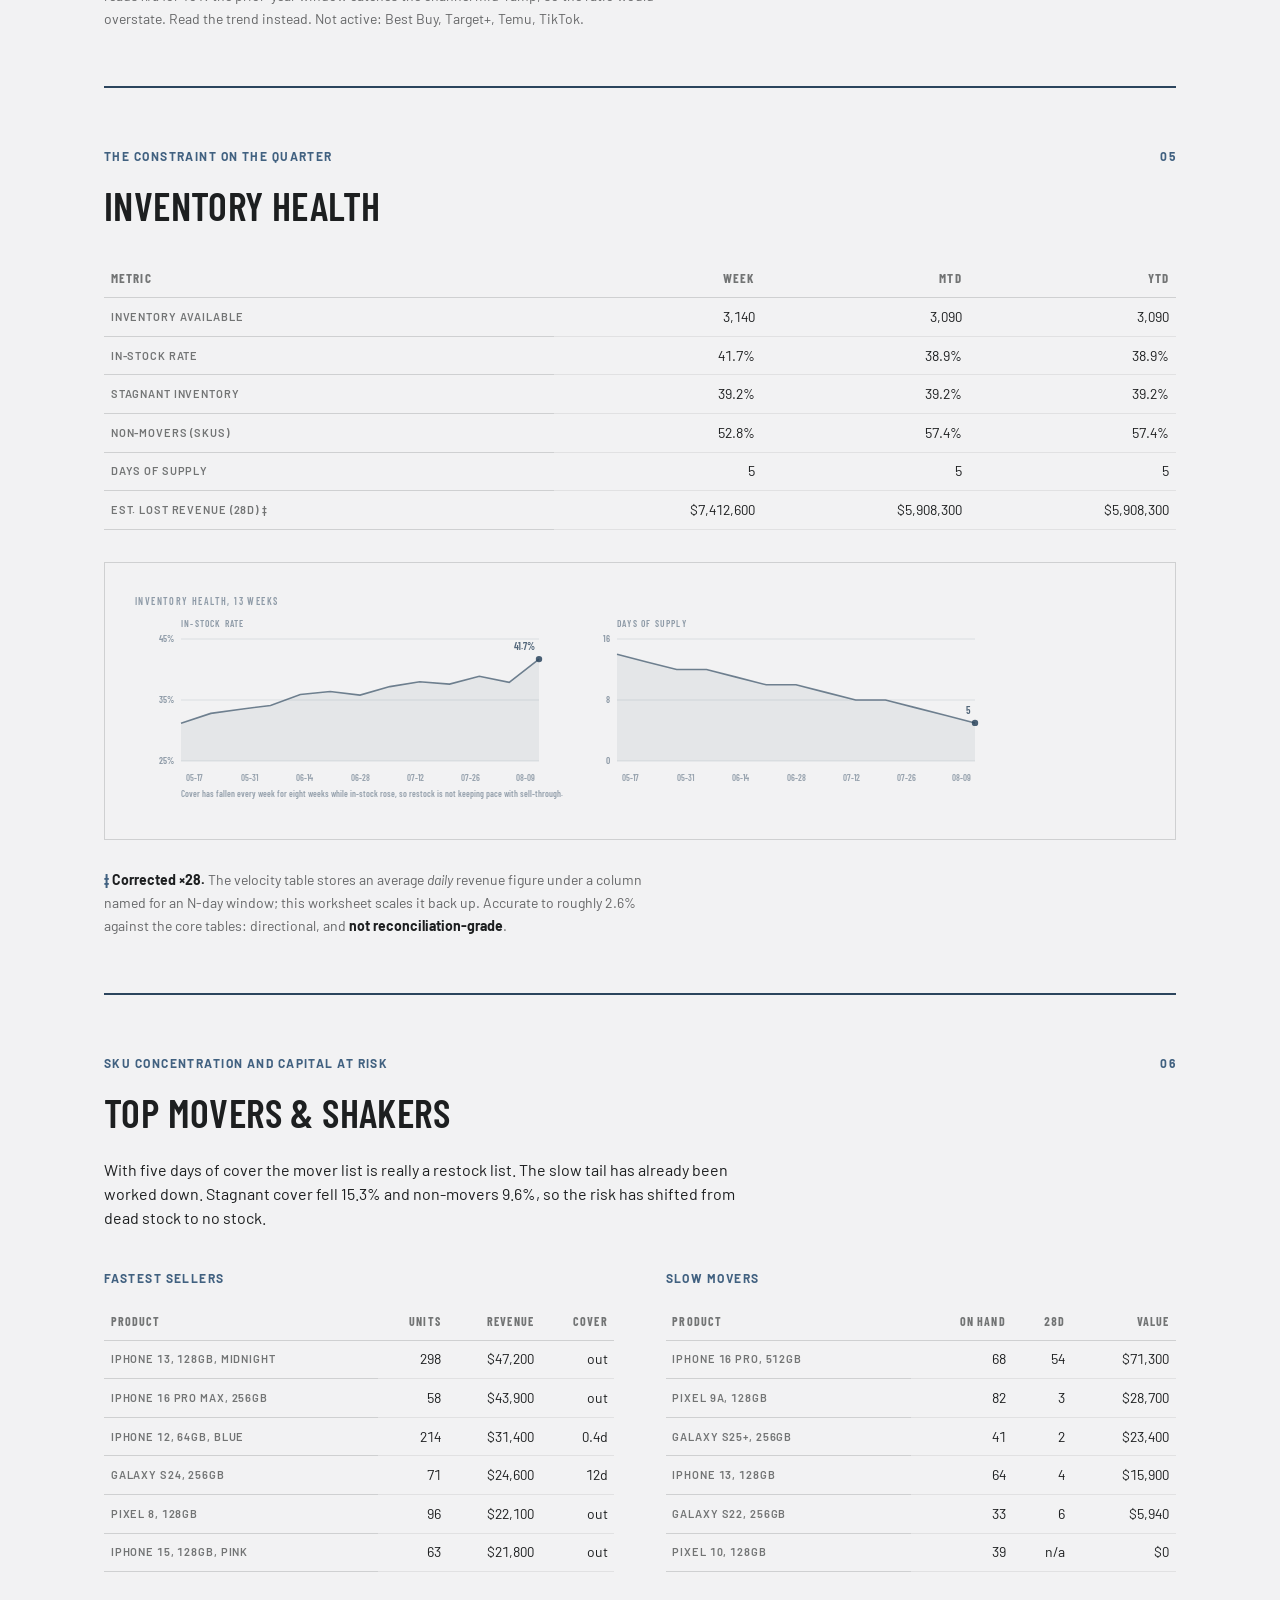
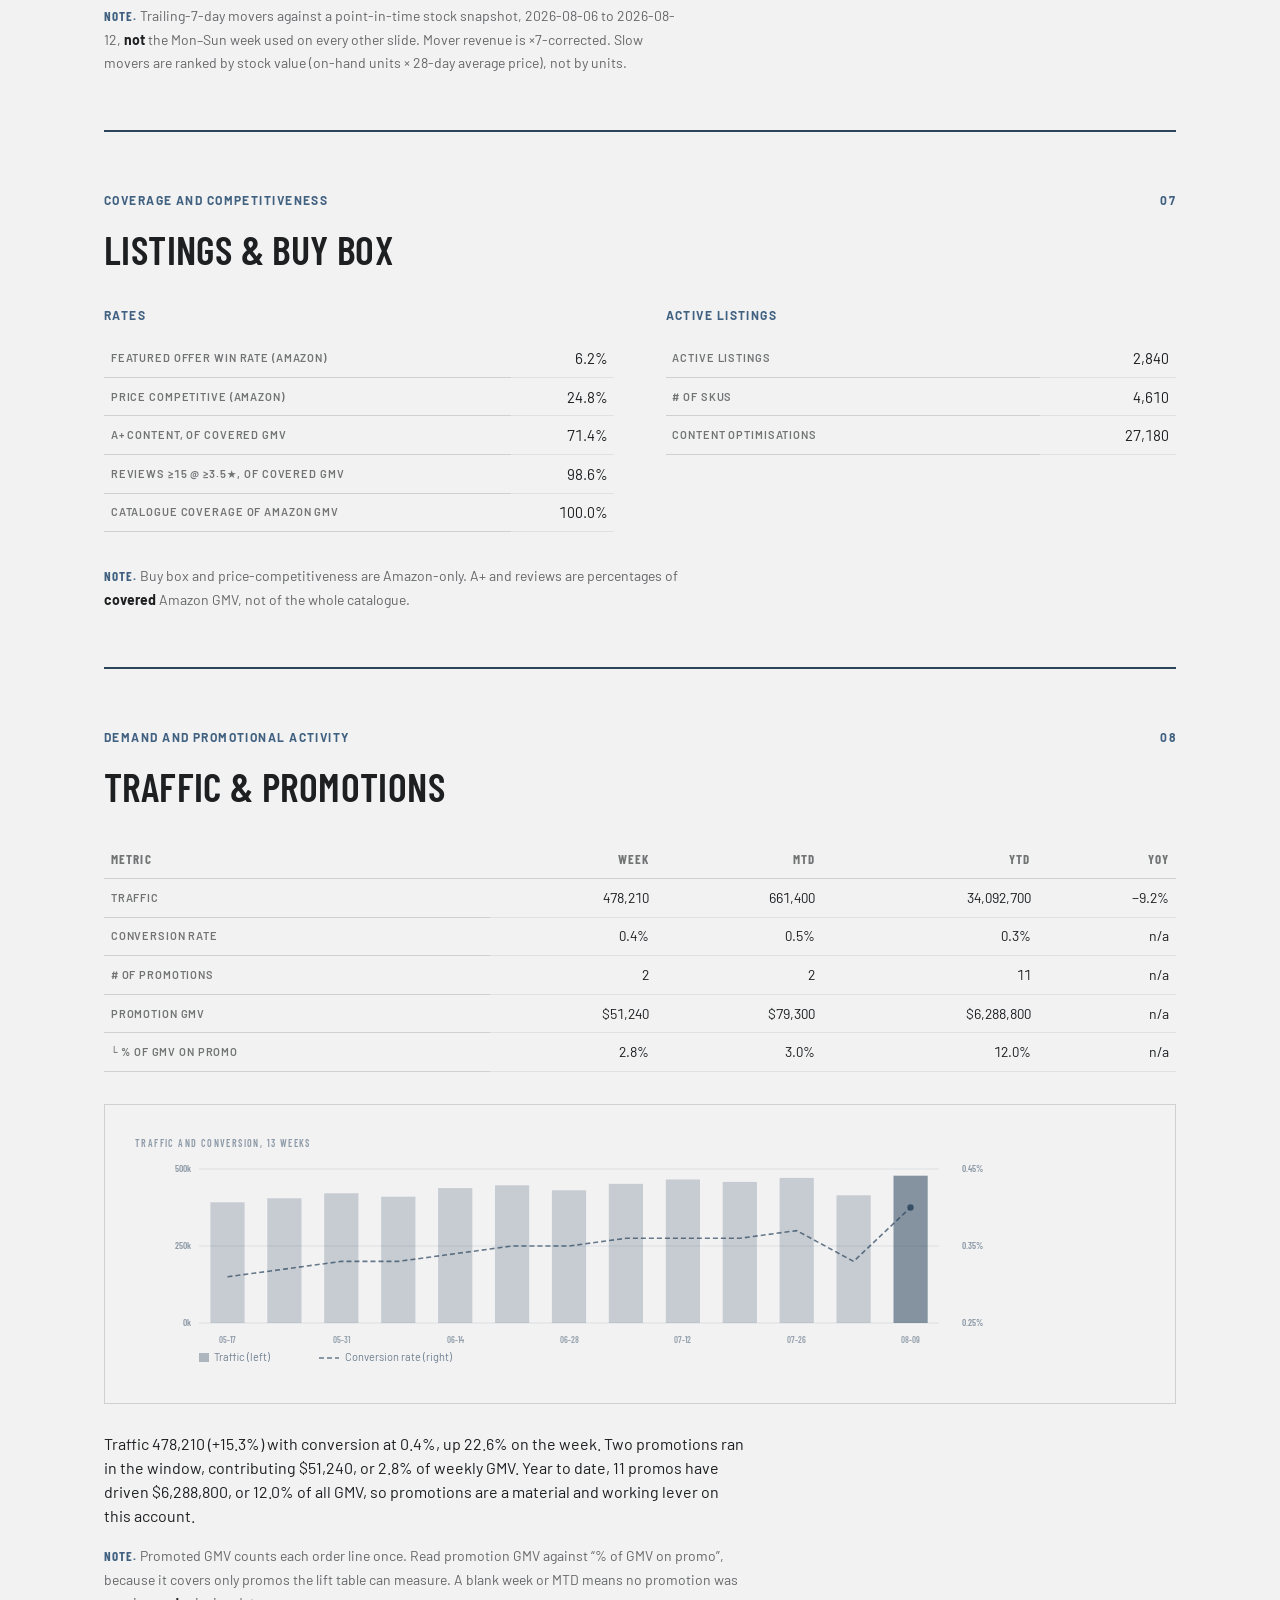
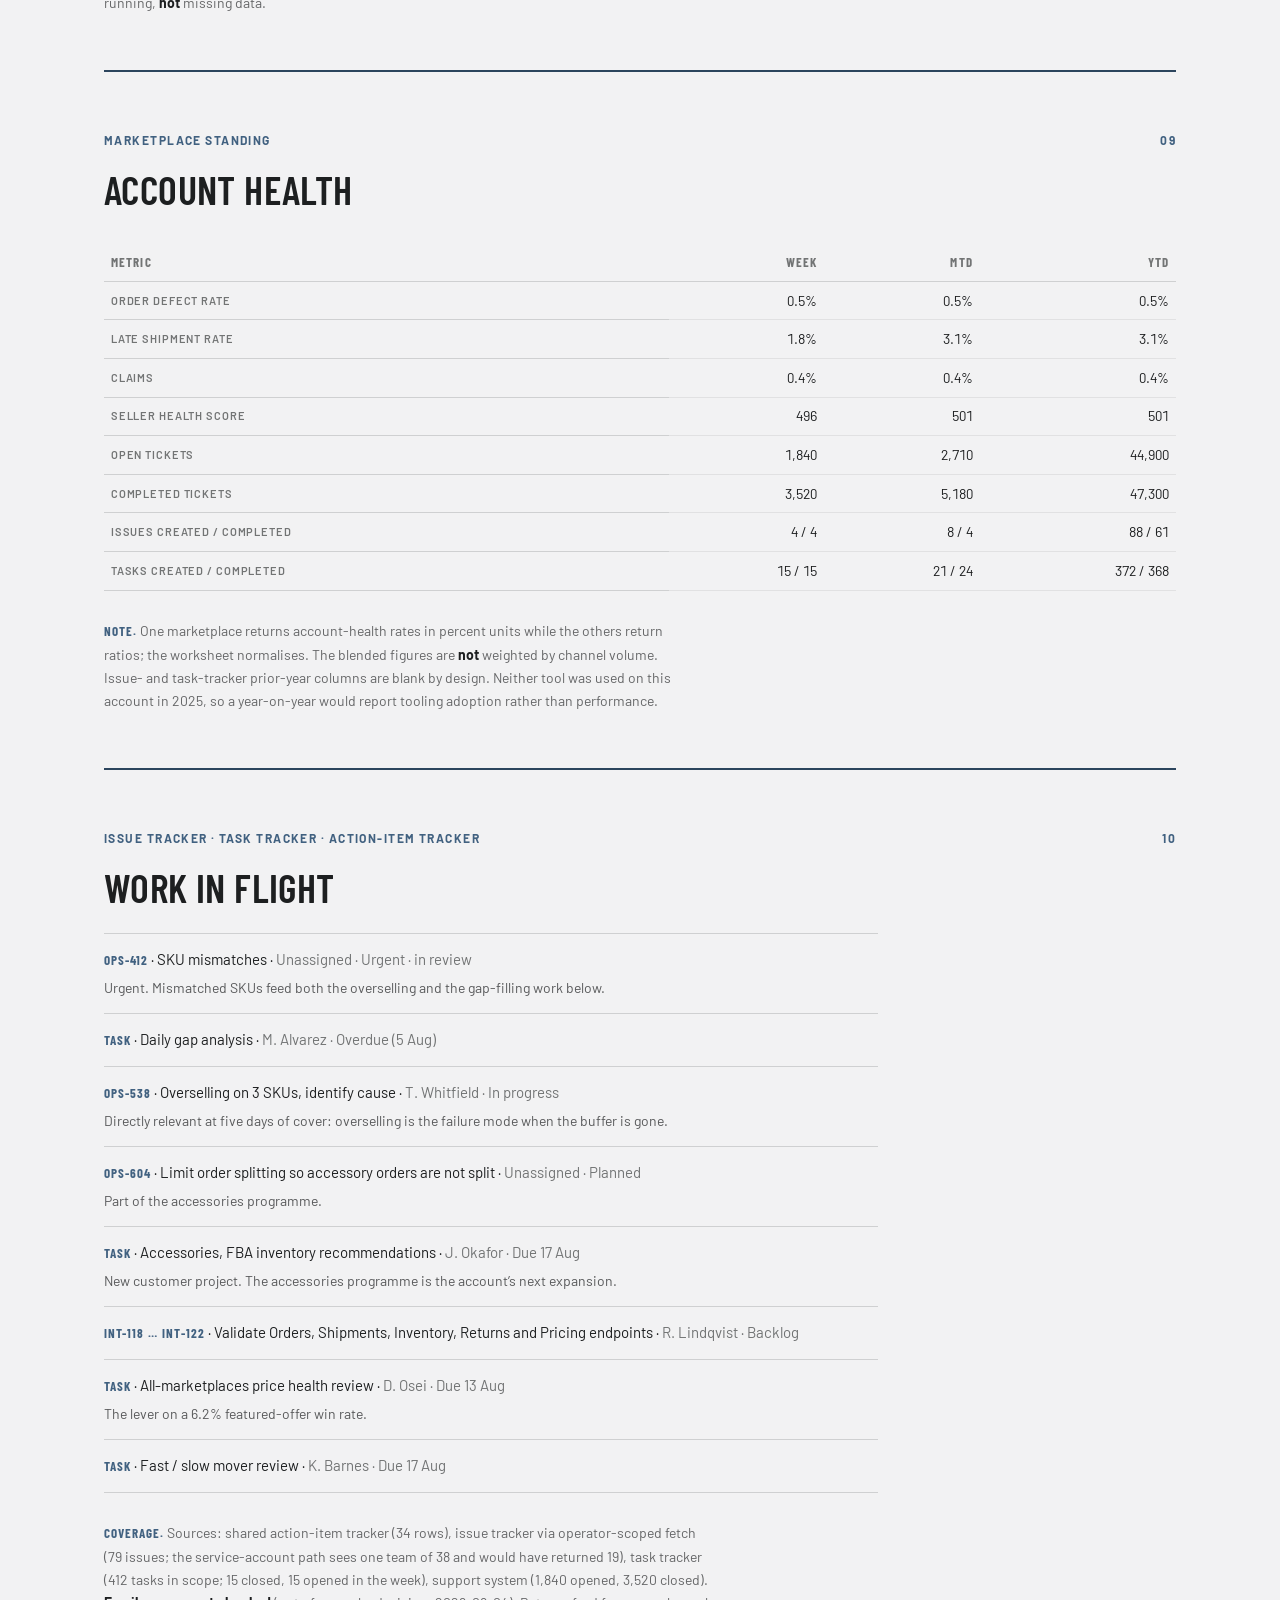
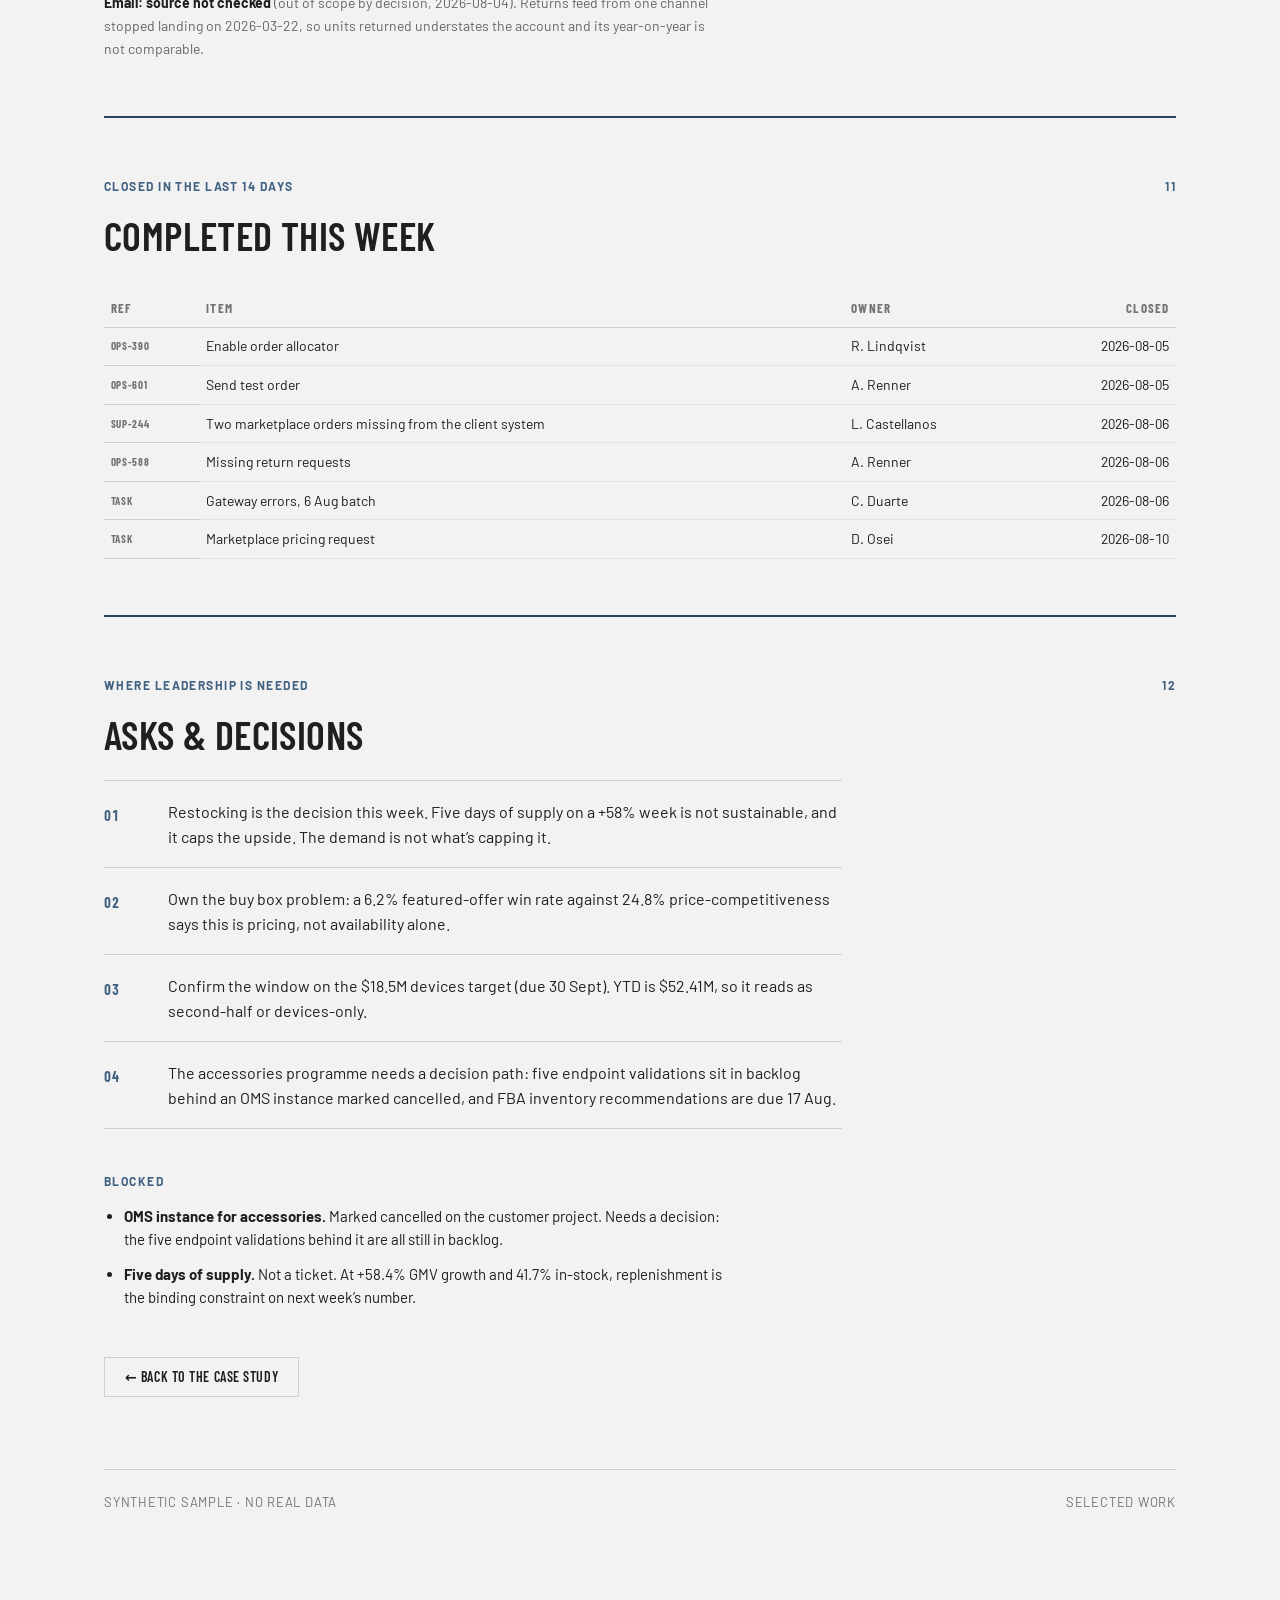
<file: work/wbr-exec-brief/deck/index.html>
<!doctype html>
<html lang="en">
<head>
<meta charset="utf-8">
<meta name="viewport" content="width=device-width, initial-scale=1">
  <title>Sample weekly business review · synthetic data · Eric Hubbard</title>
  <meta name="description" content="A rebuilt sample of the automated weekly business review deck, using entirely synthetic data. Structure, footnotes and editorial rules are the real ones.">
  <meta name="robots" content="noindex">
  <link rel="canonical" href="https://erichubbard.io/work/wbr-exec-brief/deck/">
  <link rel="icon" href="data:image/svg+xml,<svg xmlns='http://www.w3.org/2000/svg' viewBox='0 0 16 16'><text y='13' font-size='13' font-family='monospace' font-weight='bold'>E</text></svg>">
<link rel="stylesheet" href="../../../styles.css">
<style>
body { margin: 0; text-wrap: pretty; background: var(--color-bg); }
a { color: var(--color-accent-700); text-decoration: none; }
a:hover { color: var(--color-accent-800); text-decoration: underline; text-underline-offset: 3px; }
@media (max-width: 860px) { [data-grid] { grid-template-columns: 1fr !important; } }
[data-chart] svg text { font-family: var(--font-body); }
[data-chart] svg text[font-family^="ui-monospace"] { font-family: var(--font-heading); font-weight: 600; }
</style>
</head>
<body>
<div style="min-height: 100%; background: var(--color-bg); color: var(--color-text); font-family: var(--font-body); font-size: 16px; line-height: 24px; padding-bottom: 96px">

  <div style="background: var(--color-accent-900); color: var(--color-neutral-100)">
    <nav class="nav" style="border-bottom: 1px solid color-mix(in srgb, #f5f5f8 22%, transparent); padding-inline: max(clamp(20px,5vw,72px), calc((100% - 1200px) / 2 + clamp(20px,5vw,72px))); gap: 24px; align-items: baseline; color: var(--color-neutral-100)">
      <a href="../../../" class="nav-brand" style="font-size: 17px; letter-spacing: 0.1em; text-transform: uppercase; color: var(--color-neutral-100)">Eric Hubbard</a>
      <a href="../../../" style="font-size: 13px; letter-spacing: 0.1em; text-transform: uppercase; font-weight: 700; color: color-mix(in srgb, #f5f5f8 65%, transparent)">About</a>
      <a href="../../../work/" aria-current="page" style="font-size: 13px; letter-spacing: 0.1em; text-transform: uppercase; font-weight: 700; color: var(--color-neutral-100)">Work</a>
    </nav>

    <div style="max-width: 1200px; margin: 0 auto; padding: 64px clamp(20px,5vw,72px) 72px">
      <span style="display: block; font-size: 13px; letter-spacing: 0.1em; text-transform: uppercase; font-weight: 700; color: var(--color-accent-300); margin-bottom: 24px">Marketplace performance review</span>
      <h1 style="font-family: var(--font-heading); font-weight: 600; font-size: clamp(40px, 5.6vw, 78px); line-height: 1.04; letter-spacing: 0.01em; text-transform: uppercase; margin: 0; margin-left: -0.052em">Weekly Business Review</h1>
      <p style="max-width: 48ch; margin: 32px 0 0; font-family: var(--font-heading); font-weight: 400; font-size: 20px; line-height: 30px; color: color-mix(in srgb, #f5f5f8 88%, transparent)">Record week. GMV up 58.4% to $1.85M, on five days of inventory cover.</p>
      <dl style="display: grid; grid-template-columns: repeat(auto-fit, minmax(200px, 1fr)); gap: 20px 40px; margin: 48px 0 0; padding-top: 28px; border-top: 1px solid color-mix(in srgb, #f5f5f8 22%, transparent)">
        <div><dt style="font-size: 12px; letter-spacing: 0.1em; text-transform: uppercase; font-weight: 700; color: var(--color-accent-300); margin-bottom: 6px">Week ending</dt><dd style="margin: 0; font-size: 15px; line-height: 22px; font-variant-numeric: tabular-nums; color: color-mix(in srgb, #f5f5f8 88%, transparent)">2026-08-09</dd></div>
        <div><dt style="font-size: 12px; letter-spacing: 0.1em; text-transform: uppercase; font-weight: 700; color: var(--color-accent-300); margin-bottom: 6px">Account</dt><dd style="margin: 0; font-size: 15px; line-height: 22px; color: color-mix(in srgb, #f5f5f8 88%, transparent)">Northbeam Devices (sample)</dd></div>
        <div><dt style="font-size: 12px; letter-spacing: 0.1em; text-transform: uppercase; font-weight: 700; color: var(--color-accent-300); margin-bottom: 6px">Status</dt><dd style="margin: 0; font-size: 15px; line-height: 22px; color: color-mix(in srgb, #f5f5f8 88%, transparent)">Prepared for Growth &amp; Sales &middot; Internal</dd></div>
        <div><dt style="font-size: 12px; letter-spacing: 0.1em; text-transform: uppercase; font-weight: 700; color: var(--color-accent-300); margin-bottom: 6px">Data as of</dt><dd style="margin: 0; font-size: 15px; line-height: 22px; font-variant-numeric: tabular-nums; color: color-mix(in srgb, #f5f5f8 88%, transparent)">2026-08-09 14:21 PT &middot; inventory snapshot 2026-08-09</dd></div>
      </dl>
    </div>
  </div>

  <div style="max-width: 1200px; margin: 0 auto; padding: 0 clamp(20px,5vw,72px)">

    <div class="blueprint" style="margin: 40px 0 0; padding: clamp(20px, 2.6vw, 30px); max-width: 80ch">
      <i class="corner tl"></i><i class="corner tr"></i><i class="corner bl"></i><i class="corner br"></i>
      <p style="margin: 0; font-size: 15px; line-height: 24px"><strong style="font-weight: 700">Everything on this page is invented.</strong> The company, the figures, the SKUs, the ticket references and the people are all fictional, generated to match the shape of a real deck. What is real is the structure, the footnotes, the coverage notes and the editorial rules, which are reproduced exactly. <a href="../">Back to the case study &rarr;</a></p>
    </div>

    <section style="padding-top: 56px; margin-top: 56px; border-top: 2px solid var(--color-accent-800)">
      <div style="display: flex; justify-content: space-between; gap: 16px; font-size: 12px; letter-spacing: 0.12em; text-transform: uppercase; font-weight: 700; color: var(--color-accent-700); margin-bottom: 16px">
        <span>Week ending 2026-08-09</span><span>02</span>
      </div>
      <h2 style="font-family: var(--font-heading); font-weight: 600; font-size: clamp(28px, 3.2vw, 40px); line-height: 1.08; letter-spacing: 0.01em; text-transform: uppercase; margin: 0 0 36px">Headlines</h2>

      <div style="display: grid; grid-template-columns: repeat(auto-fit, minmax(200px, 1fr)); gap: 24px; margin: 0 0 44px">
        <div class="blueprint" style="padding: 20px">
          <i class="corner tl"></i><i class="corner tr"></i><i class="corner bl"></i><i class="corner br"></i>
          <span style="display: block; font-size: 12px; letter-spacing: 0.1em; text-transform: uppercase; font-weight: 700; color: var(--color-accent-700); margin-bottom: 10px">GMV / week</span>
          <span style="display: block; font-family: var(--font-heading); font-weight: 600; font-size: 34px; line-height: 1; letter-spacing: 0.01em; font-variant-numeric: tabular-nums">$1,847,300</span>
          <span style="display: block; margin-top: 8px; font-size: 13px; letter-spacing: 0.04em; font-variant-numeric: tabular-nums; color: var(--color-accent-800)">+58.4% WoW</span>
        </div>
        <div class="blueprint" style="padding: 20px">
          <i class="corner tl"></i><i class="corner tr"></i><i class="corner bl"></i><i class="corner br"></i>
          <span style="display: block; font-size: 12px; letter-spacing: 0.1em; text-transform: uppercase; font-weight: 700; color: var(--color-accent-700); margin-bottom: 10px">Units sold / week</span>
          <span style="display: block; font-family: var(--font-heading); font-weight: 600; font-size: 34px; line-height: 1; letter-spacing: 0.01em; font-variant-numeric: tabular-nums">5,412</span>
          <span style="display: block; margin-top: 8px; font-size: 13px; letter-spacing: 0.04em; font-variant-numeric: tabular-nums; color: var(--color-accent-800)">+41.2% WoW</span>
        </div>
        <div class="blueprint" style="padding: 20px">
          <i class="corner tl"></i><i class="corner tr"></i><i class="corner bl"></i><i class="corner br"></i>
          <span style="display: block; font-size: 12px; letter-spacing: 0.1em; text-transform: uppercase; font-weight: 700; color: var(--color-accent-700); margin-bottom: 10px">In-stock rate</span>
          <span style="display: block; font-family: var(--font-heading); font-weight: 600; font-size: 34px; line-height: 1; letter-spacing: 0.01em; font-variant-numeric: tabular-nums">41.7%</span>
          <span style="display: block; margin-top: 8px; font-size: 13px; letter-spacing: 0.04em; font-variant-numeric: tabular-nums; color: var(--color-accent-800)">+3.8 pp WoW</span>
        </div>
        <div class="blueprint" style="padding: 20px">
          <i class="corner tl"></i><i class="corner tr"></i><i class="corner bl"></i><i class="corner br"></i>
          <span style="display: block; font-size: 12px; letter-spacing: 0.1em; text-transform: uppercase; font-weight: 700; color: var(--color-accent-700); margin-bottom: 10px">Stagnant &gt;90d cover</span>
          <span style="display: block; font-family: var(--font-heading); font-weight: 600; font-size: 34px; line-height: 1; letter-spacing: 0.01em; font-variant-numeric: tabular-nums">39.2%</span>
          <span style="display: block; margin-top: 8px; font-size: 13px; letter-spacing: 0.04em; font-variant-numeric: tabular-nums; color: var(--color-accent-800)">&minus;7.1 pp WoW</span>
        </div>
      </div>

      <div data-grid="twoup" style="display: grid; grid-template-columns: repeat(2, minmax(0, 1fr)); gap: 32px clamp(28px, 4vw, 64px)">
        <div>
          <span style="display: block; font-size: 12px; letter-spacing: 0.12em; text-transform: uppercase; font-weight: 700; color: var(--color-accent-700); margin-bottom: 10px">What&rsquo;s working</span>
          <hr style="height: 1px; border: 0; margin: 0 0 16px; background: var(--color-divider)">
          <ul style="margin: 0; padding-left: 20px; display: flex; flex-direction: column; gap: 10px; font-size: 15px; line-height: 23px">
            <li>Week GMV $1,847,300, up 58.4%, with every channel up.</li>
            <li>Amazon nearly doubled (+94.7%) and eBay rose 71.2% to $712,540.</li>
            <li>Units 5,412, up 41.2%, on traffic up 15.3%. Volume and demand moved together.</li>
            <li>Retail readiness is the best on the template: A+ 71.4%, reviews 98.6%, coverage 100%.</li>
          </ul>
        </div>
        <div>
          <span style="display: block; font-size: 12px; letter-spacing: 0.12em; text-transform: uppercase; font-weight: 700; color: var(--color-accent-700); margin-bottom: 10px">What needs attention</span>
          <hr style="height: 1px; border: 0; margin: 0 0 16px; background: var(--color-divider)">
          <ul style="margin: 0; padding-left: 20px; display: flex; flex-direction: column; gap: 10px; font-size: 15px; line-height: 23px">
            <li>Days of supply is 5. The account is selling faster than it can restock.</li>
            <li>Featured offer win rate 6.2% and price-competitiveness 24.8%; the buy box is being lost almost always.</li>
            <li>In-stock rate 41.7% even after a 3.8 pp gain. Under half the catalogue is buyable.</li>
            <li>Backmarket is down 19.4% year on year, the only channel below its prior year.</li>
          </ul>
        </div>
      </div>
    </section>

    <section style="padding-top: 56px; margin-top: 56px; border-top: 2px solid var(--color-accent-800)">
      <div style="display: flex; justify-content: space-between; gap: 16px; font-size: 12px; letter-spacing: 0.12em; text-transform: uppercase; font-weight: 700; color: var(--color-accent-700); margin-bottom: 16px">
        <span>Sales performance</span><span>03</span>
      </div>
      <h2 style="font-family: var(--font-heading); font-weight: 600; font-size: clamp(28px, 3.2vw, 40px); line-height: 1.08; letter-spacing: 0.01em; text-transform: uppercase; margin: 0 0 32px">GMV &amp; Units</h2>

      <div style="overflow-x: auto">
        <table class="table" style="min-width: 680px; font-variant-numeric: tabular-nums">
          <thead><tr>
            <th scope="col" style="font-family: var(--font-heading); font-size: 13px; letter-spacing: 0.09em; text-transform: uppercase">Metric</th>
            <th scope="col" style="font-family: var(--font-heading); font-size: 13px; letter-spacing: 0.09em; text-transform: uppercase; text-align: right">Week</th>
            <th scope="col" style="font-family: var(--font-heading); font-size: 13px; letter-spacing: 0.09em; text-transform: uppercase; text-align: right">MTD</th>
            <th scope="col" style="font-family: var(--font-heading); font-size: 13px; letter-spacing: 0.09em; text-transform: uppercase; text-align: right">YTD</th>
            <th scope="col" style="font-family: var(--font-heading); font-size: 13px; letter-spacing: 0.09em; text-transform: uppercase; text-align: right">YoY</th>
          </tr></thead>
          <tbody>
            <tr><th scope="row" style="font-weight: 600">GMV</th><td style="text-align: right">$1,847,300</td><td style="text-align: right">$2,640,900</td><td style="text-align: right">$52,406,800</td><td style="text-align: right; color: var(--color-accent-800)">+138.2%</td></tr>
            <tr><th scope="row" style="font-weight: 600">Units sold</th><td style="text-align: right">5,412</td><td style="text-align: right">7,810</td><td style="text-align: right">121,340</td><td style="text-align: right; color: var(--color-accent-800)">+74.5%</td></tr>
            <tr><th scope="row" style="font-weight: 600">Shipments</th><td style="text-align: right">4,290</td><td style="text-align: right">7,720</td><td style="text-align: right">94,110</td><td style="text-align: right">n/a</td></tr>
            <tr><th scope="row" style="font-weight: 600">Units returned*</th><td style="text-align: right">98</td><td style="text-align: right">154</td><td style="text-align: right">3,420</td><td style="text-align: right">+288.4%</td></tr>
          </tbody>
        </table>
      </div>

      <div data-chart="gmv" class="blueprint" style="margin: 32px 0 0; padding: clamp(18px, 2.4vw, 30px); color: var(--color-accent-800); overflow-x: auto">
        <i class="corner tl"></i><i class="corner tr"></i><i class="corner bl"></i><i class="corner br"></i>
        <svg width="100%" viewBox="0 0 860 250" role="img" aria-label="Weekly GMV, 13 weeks" style="max-width: 860px"><title>Weekly GMV, 13 weeks</title><text x="0" y="12" font-family="ui-monospace, Menlo, monospace" font-size="10" letter-spacing="1.4" fill="currentColor" opacity="0.5">WEEKLY GMV, 13 WEEKS</text><line x1="64" y1="206.0" x2="852" y2="206.0" stroke="currentColor" stroke-opacity="0.12" stroke-width="1"/><text x="56.0" y="209.2" text-anchor="end" font-family="ui-monospace, Menlo, monospace" font-size="9.5" fill="currentColor" opacity="0.5">$0k</text><line x1="64" y1="163.0" x2="852" y2="163.0" stroke="currentColor" stroke-opacity="0.12" stroke-width="1"/><text x="56.0" y="166.2" text-anchor="end" font-family="ui-monospace, Menlo, monospace" font-size="9.5" fill="currentColor" opacity="0.5">$500k</text><line x1="64" y1="120.0" x2="852" y2="120.0" stroke="currentColor" stroke-opacity="0.12" stroke-width="1"/><text x="56.0" y="123.2" text-anchor="end" font-family="ui-monospace, Menlo, monospace" font-size="9.5" fill="currentColor" opacity="0.5">$1.0M</text><line x1="64" y1="77.0" x2="852" y2="77.0" stroke="currentColor" stroke-opacity="0.12" stroke-width="1"/><text x="56.0" y="80.2" text-anchor="end" font-family="ui-monospace, Menlo, monospace" font-size="9.5" fill="currentColor" opacity="0.5">$1.5M</text><line x1="64" y1="34.0" x2="852" y2="34.0" stroke="currentColor" stroke-opacity="0.12" stroke-width="1"/><text x="56.0" y="37.2" text-anchor="end" font-family="ui-monospace, Menlo, monospace" font-size="9.5" fill="currentColor" opacity="0.5">$2.0M</text><rect x="76.1" y="142.2" width="36.4" height="63.8" fill="currentColor" opacity="0.3"/><rect x="136.7" y="135.9" width="36.4" height="70.1" fill="currentColor" opacity="0.3"/><rect x="197.4" y="128.3" width="36.4" height="77.7" fill="currentColor" opacity="0.3"/><rect x="258.0" y="131.3" width="36.4" height="74.7" fill="currentColor" opacity="0.3"/><rect x="318.6" y="118.9" width="36.4" height="87.1" fill="currentColor" opacity="0.3"/><rect x="379.2" y="107.5" width="36.4" height="98.5" fill="currentColor" opacity="0.3"/><rect x="439.8" y="113.2" width="36.4" height="92.8" fill="currentColor" opacity="0.3"/><rect x="500.4" y="99.5" width="36.4" height="106.5" fill="currentColor" opacity="0.3"/><rect x="561.0" y="92.4" width="36.4" height="113.6" fill="currentColor" opacity="0.3"/><rect x="621.7" y="98.1" width="36.4" height="107.9" fill="currentColor" opacity="0.3"/><rect x="682.3" y="85.8" width="36.4" height="120.2" fill="currentColor" opacity="0.3"/><rect x="742.9" y="105.7" width="36.4" height="100.3" fill="currentColor" opacity="0.3"/><rect x="803.5" y="47.1" width="36.4" height="158.9" fill="currentColor" opacity="0.72"/><text x="821.7" y="40.1" text-anchor="middle" font-family="ui-monospace, Menlo, monospace" font-size="10.5" fill="currentColor" opacity="0.8">$1.85M</text><text x="94.3" y="226.0" text-anchor="middle" font-family="ui-monospace, Menlo, monospace" font-size="9" fill="currentColor" opacity="0.45">05-17</text><text x="215.5" y="226.0" text-anchor="middle" font-family="ui-monospace, Menlo, monospace" font-size="9" fill="currentColor" opacity="0.45">05-31</text><text x="336.8" y="226.0" text-anchor="middle" font-family="ui-monospace, Menlo, monospace" font-size="9" fill="currentColor" opacity="0.45">06-14</text><text x="458.0" y="226.0" text-anchor="middle" font-family="ui-monospace, Menlo, monospace" font-size="9" fill="currentColor" opacity="0.45">06-28</text><text x="579.2" y="226.0" text-anchor="middle" font-family="ui-monospace, Menlo, monospace" font-size="9" fill="currentColor" opacity="0.45">07-12</text><text x="700.5" y="226.0" text-anchor="middle" font-family="ui-monospace, Menlo, monospace" font-size="9" fill="currentColor" opacity="0.45">07-26</text><text x="821.7" y="226.0" text-anchor="middle" font-family="ui-monospace, Menlo, monospace" font-size="9" fill="currentColor" opacity="0.45">08-09</text><text x="64.0" y="244.0" text-anchor="start" font-family="ui-monospace, Menlo, monospace" font-size="9" fill="currentColor" opacity="0.4">13 complete Mon–Sun weeks · synthetic</text></svg>
      </div>

      <div style="max-width: 72ch; margin-top: 28px; display: flex; flex-direction: column; gap: 16px">
        <p style="margin: 0">Week $1,847,300, up 58.4% on the prior week&rsquo;s $1.17M, the strongest week of the year. Year to date $52.41M, up 138.2%, across eBay $30.70M, Backmarket $11.88M, Amazon $8.94M and Walmart $0.88M.</p>
        <p style="margin: 0; font-size: 14px; line-height: 23px; color: color-mix(in srgb, var(--color-text) 66%, transparent)"><span style="font-family: var(--font-heading); font-weight: 700; color: var(--color-accent-700)">*</span> The returns feed from one channel stopped landing on 2026-03-22, so units returned understates the account and its year-on-year is not comparable. 13 complete Mon&ndash;Sun weeks. MTD compares a partial month against the full prior month, so negative MTD movement is that window, not a decline.</p>
      </div>
    </section>

    <section style="padding-top: 56px; margin-top: 56px; border-top: 2px solid var(--color-accent-800)">
      <div style="display: flex; justify-content: space-between; gap: 16px; font-size: 12px; letter-spacing: 0.12em; text-transform: uppercase; font-weight: 700; color: var(--color-accent-700); margin-bottom: 16px">
        <span>GMV by marketplace</span><span>04</span>
      </div>
      <h2 style="font-family: var(--font-heading); font-weight: 600; font-size: clamp(28px, 3.2vw, 40px); line-height: 1.08; letter-spacing: 0.01em; text-transform: uppercase; margin: 0 0 32px">Channel Mix</h2>

      <div style="overflow-x: auto">
        <table class="table" style="min-width: 680px; font-variant-numeric: tabular-nums">
          <thead><tr>
            <th scope="col" style="font-family: var(--font-heading); font-size: 13px; letter-spacing: 0.09em; text-transform: uppercase">Channel</th>
            <th scope="col" style="font-family: var(--font-heading); font-size: 13px; letter-spacing: 0.09em; text-transform: uppercase; text-align: right">Week</th>
            <th scope="col" style="font-family: var(--font-heading); font-size: 13px; letter-spacing: 0.09em; text-transform: uppercase; text-align: right">MTD</th>
            <th scope="col" style="font-family: var(--font-heading); font-size: 13px; letter-spacing: 0.09em; text-transform: uppercase; text-align: right">YTD</th>
            <th scope="col" style="font-family: var(--font-heading); font-size: 13px; letter-spacing: 0.09em; text-transform: uppercase; text-align: right">YoY</th>
          </tr></thead>
          <tbody>
            <tr><th scope="row" style="font-weight: 600">eBay</th><td style="text-align: right">$712,540</td><td style="text-align: right">$1,018,300</td><td style="text-align: right">$30,704,100</td><td style="text-align: right">n/a</td></tr>
            <tr><th scope="row" style="font-weight: 600">Backmarket</th><td style="text-align: right">$645,180</td><td style="text-align: right">$922,400</td><td style="text-align: right">$11,880,500</td><td style="text-align: right">&minus;19.4%</td></tr>
            <tr><th scope="row" style="font-weight: 600">Amazon</th><td style="text-align: right">$484,900</td><td style="text-align: right">$693,100</td><td style="text-align: right">$8,942,300</td><td style="text-align: right; color: var(--color-accent-800)">+164.2%</td></tr>
            <tr><th scope="row" style="font-weight: 600">Walmart</th><td style="text-align: right">$4,680</td><td style="text-align: right">$7,100</td><td style="text-align: right">$879,900</td><td style="text-align: right">n/a</td></tr>
          </tbody>
        </table>
      </div>

      <div data-chart="channels" class="blueprint" style="margin: 32px 0 0; padding: clamp(18px, 2.4vw, 30px); color: var(--color-accent-800); overflow-x: auto">
        <i class="corner tl"></i><i class="corner tr"></i><i class="corner bl"></i><i class="corner br"></i>
        <svg width="100%" viewBox="0 0 860 268" role="img" aria-label="GMV by channel, 13 weeks" style="max-width: 860px"><title>GMV by channel, 13 weeks</title><text x="0" y="12" font-family="ui-monospace, Menlo, monospace" font-size="10" letter-spacing="1.4" fill="currentColor" opacity="0.5">GMV BY CHANNEL, 13 WEEKS</text><line x1="64" y1="206.0" x2="852" y2="206.0" stroke="currentColor" stroke-opacity="0.12" stroke-width="1"/><text x="56.0" y="209.2" text-anchor="end" font-family="ui-monospace, Menlo, monospace" font-size="9.5" fill="currentColor" opacity="0.5">$0k</text><line x1="64" y1="163.0" x2="852" y2="163.0" stroke="currentColor" stroke-opacity="0.12" stroke-width="1"/><text x="56.0" y="166.2" text-anchor="end" font-family="ui-monospace, Menlo, monospace" font-size="9.5" fill="currentColor" opacity="0.5">$500k</text><line x1="64" y1="120.0" x2="852" y2="120.0" stroke="currentColor" stroke-opacity="0.12" stroke-width="1"/><text x="56.0" y="123.2" text-anchor="end" font-family="ui-monospace, Menlo, monospace" font-size="9.5" fill="currentColor" opacity="0.5">$1.0M</text><line x1="64" y1="77.0" x2="852" y2="77.0" stroke="currentColor" stroke-opacity="0.12" stroke-width="1"/><text x="56.0" y="80.2" text-anchor="end" font-family="ui-monospace, Menlo, monospace" font-size="9.5" fill="currentColor" opacity="0.5">$1.5M</text><line x1="64" y1="34.0" x2="852" y2="34.0" stroke="currentColor" stroke-opacity="0.12" stroke-width="1"/><text x="56.0" y="37.2" text-anchor="end" font-family="ui-monospace, Menlo, monospace" font-size="9.5" fill="currentColor" opacity="0.5">$2.0M</text><rect x="76.1" y="180.3" width="36.4" height="25.7" fill="currentColor" opacity="0.72"/><rect x="76.1" y="157.9" width="36.4" height="22.4" fill="currentColor" opacity="0.5"/><rect x="76.1" y="142.4" width="36.4" height="15.6" fill="currentColor" opacity="0.3"/><rect x="136.7" y="178.0" width="36.4" height="28.0" fill="currentColor" opacity="0.72"/><rect x="136.7" y="153.3" width="36.4" height="24.8" fill="currentColor" opacity="0.5"/><rect x="136.7" y="136.1" width="36.4" height="17.2" fill="currentColor" opacity="0.3"/><rect x="197.4" y="175.2" width="36.4" height="30.8" fill="currentColor" opacity="0.72"/><rect x="197.4" y="148.1" width="36.4" height="27.2" fill="currentColor" opacity="0.5"/><rect x="197.4" y="128.6" width="36.4" height="19.5" fill="currentColor" opacity="0.3"/><rect x="258.0" y="176.6" width="36.4" height="29.4" fill="currentColor" opacity="0.72"/><rect x="258.0" y="150.5" width="36.4" height="26.1" fill="currentColor" opacity="0.5"/><rect x="258.0" y="131.5" width="36.4" height="19.0" fill="currentColor" opacity="0.3"/><rect x="318.6" y="172.0" width="36.4" height="34.0" fill="currentColor" opacity="0.72"/><rect x="318.6" y="141.4" width="36.4" height="30.6" fill="currentColor" opacity="0.5"/><rect x="318.6" y="119.2" width="36.4" height="22.2" fill="currentColor" opacity="0.3"/><rect x="379.2" y="167.7" width="36.4" height="38.3" fill="currentColor" opacity="0.72"/><rect x="379.2" y="133.4" width="36.4" height="34.3" fill="currentColor" opacity="0.5"/><rect x="379.2" y="107.7" width="36.4" height="25.6" fill="currentColor" opacity="0.3"/><rect x="439.8" y="170.1" width="36.4" height="35.9" fill="currentColor" opacity="0.72"/><rect x="439.8" y="137.6" width="36.4" height="32.5" fill="currentColor" opacity="0.5"/><rect x="439.8" y="113.5" width="36.4" height="24.1" fill="currentColor" opacity="0.3"/><rect x="500.4" y="164.9" width="36.4" height="41.1" fill="currentColor" opacity="0.72"/><rect x="500.4" y="127.9" width="36.4" height="37.0" fill="currentColor" opacity="0.5"/><rect x="500.4" y="99.8" width="36.4" height="28.1" fill="currentColor" opacity="0.3"/><rect x="561.0" y="162.3" width="36.4" height="43.7" fill="currentColor" opacity="0.72"/><rect x="561.0" y="122.6" width="36.4" height="39.6" fill="currentColor" opacity="0.5"/><rect x="561.0" y="92.7" width="36.4" height="29.9" fill="currentColor" opacity="0.3"/><rect x="621.7" y="164.3" width="36.4" height="41.7" fill="currentColor" opacity="0.72"/><rect x="621.7" y="127.0" width="36.4" height="37.3" fill="currentColor" opacity="0.5"/><rect x="621.7" y="98.4" width="36.4" height="28.6" fill="currentColor" opacity="0.3"/><rect x="682.3" y="159.8" width="36.4" height="46.2" fill="currentColor" opacity="0.72"/><rect x="682.3" y="118.0" width="36.4" height="41.8" fill="currentColor" opacity="0.5"/><rect x="682.3" y="86.1" width="36.4" height="31.9" fill="currentColor" opacity="0.3"/><rect x="742.9" y="167.6" width="36.4" height="38.4" fill="currentColor" opacity="0.72"/><rect x="742.9" y="132.5" width="36.4" height="35.1" fill="currentColor" opacity="0.5"/><rect x="742.9" y="106.0" width="36.4" height="26.5" fill="currentColor" opacity="0.3"/><rect x="803.5" y="144.7" width="36.4" height="61.3" fill="currentColor" opacity="0.72"/><rect x="803.5" y="89.2" width="36.4" height="55.5" fill="currentColor" opacity="0.5"/><rect x="803.5" y="47.5" width="36.4" height="41.7" fill="currentColor" opacity="0.3"/><rect x="803.5" y="47.1" width="36.4" height="0.4" fill="currentColor" opacity="0.14"/><text x="94.3" y="226.0" text-anchor="middle" font-family="ui-monospace, Menlo, monospace" font-size="9" fill="currentColor" opacity="0.45">05-17</text><text x="215.5" y="226.0" text-anchor="middle" font-family="ui-monospace, Menlo, monospace" font-size="9" fill="currentColor" opacity="0.45">05-31</text><text x="336.8" y="226.0" text-anchor="middle" font-family="ui-monospace, Menlo, monospace" font-size="9" fill="currentColor" opacity="0.45">06-14</text><text x="458.0" y="226.0" text-anchor="middle" font-family="ui-monospace, Menlo, monospace" font-size="9" fill="currentColor" opacity="0.45">06-28</text><text x="579.2" y="226.0" text-anchor="middle" font-family="ui-monospace, Menlo, monospace" font-size="9" fill="currentColor" opacity="0.45">07-12</text><text x="700.5" y="226.0" text-anchor="middle" font-family="ui-monospace, Menlo, monospace" font-size="9" fill="currentColor" opacity="0.45">07-26</text><text x="821.7" y="226.0" text-anchor="middle" font-family="ui-monospace, Menlo, monospace" font-size="9" fill="currentColor" opacity="0.45">08-09</text><rect x="64" y="242" width="10" height="10" fill="currentColor" opacity="0.72"/><text x="79" y="251" font-family="ui-sans-serif, system-ui, sans-serif" font-size="11.5" fill="currentColor" opacity="0.7">eBay</text><rect x="118.8" y="242" width="10" height="10" fill="currentColor" opacity="0.5"/><text x="133.8" y="251" font-family="ui-sans-serif, system-ui, sans-serif" font-size="11.5" fill="currentColor" opacity="0.7">Backmarket</text><rect x="216.8" y="242" width="10" height="10" fill="currentColor" opacity="0.3"/><text x="231.8" y="251" font-family="ui-sans-serif, system-ui, sans-serif" font-size="11.5" fill="currentColor" opacity="0.7">Amazon</text><rect x="286.0" y="242" width="10" height="10" fill="currentColor" opacity="0.14"/><text x="301.0" y="251" font-family="ui-sans-serif, system-ui, sans-serif" font-size="11.5" fill="currentColor" opacity="0.7">Walmart</text></svg>
      </div>

      <p style="max-width: 72ch; margin: 28px 0 0; font-size: 14px; line-height: 23px; color: color-mix(in srgb, var(--color-text) 66%, transparent)"><span style="font-family: var(--font-heading); font-weight: 700; text-transform: uppercase; letter-spacing: 0.08em; font-size: 13px; color: var(--color-accent-700)">Note.</span> Walmart has no prior-year comparison. Not selling in the comparison window. eBay reads <em>n/a</em> for YoY: the prior-year window catches the channel mid-ramp, so the ratio would overstate. Read the trend instead. Not active: Best Buy, Target+, Temu, TikTok.</p>
    </section>

    <section style="padding-top: 56px; margin-top: 56px; border-top: 2px solid var(--color-accent-800)">
      <div style="display: flex; justify-content: space-between; gap: 16px; font-size: 12px; letter-spacing: 0.12em; text-transform: uppercase; font-weight: 700; color: var(--color-accent-700); margin-bottom: 16px">
        <span>The constraint on the quarter</span><span>05</span>
      </div>
      <h2 style="font-family: var(--font-heading); font-weight: 600; font-size: clamp(28px, 3.2vw, 40px); line-height: 1.08; letter-spacing: 0.01em; text-transform: uppercase; margin: 0 0 32px">Inventory Health</h2>

      <div style="overflow-x: auto">
        <table class="table" style="min-width: 620px; font-variant-numeric: tabular-nums">
          <thead><tr>
            <th scope="col" style="font-family: var(--font-heading); font-size: 13px; letter-spacing: 0.09em; text-transform: uppercase">Metric</th>
            <th scope="col" style="font-family: var(--font-heading); font-size: 13px; letter-spacing: 0.09em; text-transform: uppercase; text-align: right">Week</th>
            <th scope="col" style="font-family: var(--font-heading); font-size: 13px; letter-spacing: 0.09em; text-transform: uppercase; text-align: right">MTD</th>
            <th scope="col" style="font-family: var(--font-heading); font-size: 13px; letter-spacing: 0.09em; text-transform: uppercase; text-align: right">YTD</th>
          </tr></thead>
          <tbody>
            <tr><th scope="row" style="font-weight: 600">Inventory available</th><td style="text-align: right">3,140</td><td style="text-align: right">3,090</td><td style="text-align: right">3,090</td></tr>
            <tr><th scope="row" style="font-weight: 600">In-stock rate</th><td style="text-align: right">41.7%</td><td style="text-align: right">38.9%</td><td style="text-align: right">38.9%</td></tr>
            <tr><th scope="row" style="font-weight: 600">Stagnant inventory</th><td style="text-align: right">39.2%</td><td style="text-align: right">39.2%</td><td style="text-align: right">39.2%</td></tr>
            <tr><th scope="row" style="font-weight: 600">Non-movers (SKUs)</th><td style="text-align: right">52.8%</td><td style="text-align: right">57.4%</td><td style="text-align: right">57.4%</td></tr>
            <tr><th scope="row" style="font-weight: 600">Days of supply</th><td style="text-align: right">5</td><td style="text-align: right">5</td><td style="text-align: right">5</td></tr>
            <tr><th scope="row" style="font-weight: 600">Est. lost revenue (28d) &Dagger;</th><td style="text-align: right">$7,412,600</td><td style="text-align: right">$5,908,300</td><td style="text-align: right">$5,908,300</td></tr>
          </tbody>
        </table>
      </div>

      <div data-chart="inventory" class="blueprint" style="margin: 32px 0 0; padding: clamp(18px, 2.4vw, 30px); color: var(--color-accent-800); overflow-x: auto">
        <i class="corner tl"></i><i class="corner tr"></i><i class="corner bl"></i><i class="corner br"></i>
        <svg width="100%" viewBox="0 0 860 210" role="img" aria-label="Inventory health, 13 weeks" style="max-width: 860px"><title>Inventory health, 13 weeks</title><text x="0" y="12" font-family="ui-monospace, Menlo, monospace" font-size="10" letter-spacing="1.4" fill="currentColor" opacity="0.5">INVENTORY HEALTH, 13 WEEKS</text><text x="46" y="34" font-family="ui-monospace, Menlo, monospace" font-size="9.5" letter-spacing="1.2" fill="currentColor" opacity="0.5">IN-STOCK RATE</text><line x1="46" y1="168.0" x2="404" y2="168.0" stroke="currentColor" stroke-opacity="0.12"/><text x="39.0" y="171.2" text-anchor="end" font-family="ui-monospace, Menlo, monospace" font-size="9.5" fill="currentColor" opacity="0.5">25%</text><line x1="46" y1="107.0" x2="404" y2="107.0" stroke="currentColor" stroke-opacity="0.12"/><text x="39.0" y="110.2" text-anchor="end" font-family="ui-monospace, Menlo, monospace" font-size="9.5" fill="currentColor" opacity="0.5">35%</text><line x1="46" y1="46.0" x2="404" y2="46.0" stroke="currentColor" stroke-opacity="0.12"/><text x="39.0" y="49.2" text-anchor="end" font-family="ui-monospace, Menlo, monospace" font-size="9.5" fill="currentColor" opacity="0.5">45%</text><path d="M46.0 130.2 L75.8 120.4 L105.7 116.2 L135.5 112.5 L165.3 101.5 L195.2 98.5 L225.0 102.1 L254.8 93.6 L284.7 88.7 L314.5 91.1 L344.3 83.2 L374.2 89.3 L404.0 66.1 L404.0 168.0 L46.0 168.0 Z" fill="currentColor" opacity="0.07"/><path d="M46.0 130.2 L75.8 120.4 L105.7 116.2 L135.5 112.5 L165.3 101.5 L195.2 98.5 L225.0 102.1 L254.8 93.6 L284.7 88.7 L314.5 91.1 L344.3 83.2 L374.2 89.3 L404.0 66.1" fill="none" stroke="currentColor" stroke-opacity="0.65" stroke-width="1.6"/><circle cx="404.0" cy="66.1" r="3.2" fill="currentColor" opacity="0.85"/><text x="400.0" y="57.1" text-anchor="end" font-family="ui-monospace, Menlo, monospace" font-size="10.5" fill="currentColor" opacity="0.8">41.7%</text><text x="482" y="34" font-family="ui-monospace, Menlo, monospace" font-size="9.5" letter-spacing="1.2" fill="currentColor" opacity="0.5">DAYS OF SUPPLY</text><line x1="482" y1="168.0" x2="840" y2="168.0" stroke="currentColor" stroke-opacity="0.12"/><text x="475.0" y="171.2" text-anchor="end" font-family="ui-monospace, Menlo, monospace" font-size="9.5" fill="currentColor" opacity="0.5">0</text><line x1="482" y1="107.0" x2="840" y2="107.0" stroke="currentColor" stroke-opacity="0.12"/><text x="475.0" y="110.2" text-anchor="end" font-family="ui-monospace, Menlo, monospace" font-size="9.5" fill="currentColor" opacity="0.5">8</text><line x1="482" y1="46.0" x2="840" y2="46.0" stroke="currentColor" stroke-opacity="0.12"/><text x="475.0" y="49.2" text-anchor="end" font-family="ui-monospace, Menlo, monospace" font-size="9.5" fill="currentColor" opacity="0.5">16</text><path d="M482.0 61.2 L511.8 68.9 L541.7 76.5 L571.5 76.5 L601.3 84.1 L631.2 91.8 L661.0 91.8 L690.8 99.4 L720.7 107.0 L750.5 107.0 L780.3 114.6 L810.2 122.2 L840.0 129.9 L840.0 168.0 L482.0 168.0 Z" fill="currentColor" opacity="0.07"/><path d="M482.0 61.2 L511.8 68.9 L541.7 76.5 L571.5 76.5 L601.3 84.1 L631.2 91.8 L661.0 91.8 L690.8 99.4 L720.7 107.0 L750.5 107.0 L780.3 114.6 L810.2 122.2 L840.0 129.9" fill="none" stroke="currentColor" stroke-opacity="0.65" stroke-width="1.6"/><circle cx="840.0" cy="129.9" r="3.2" fill="currentColor" opacity="0.85"/><text x="836.0" y="120.9" text-anchor="end" font-family="ui-monospace, Menlo, monospace" font-size="10.5" fill="currentColor" opacity="0.8">5</text><text x="59.8" y="188.0" text-anchor="middle" font-family="ui-monospace, Menlo, monospace" font-size="9" fill="currentColor" opacity="0.45">05-17</text><text x="114.8" y="188.0" text-anchor="middle" font-family="ui-monospace, Menlo, monospace" font-size="9" fill="currentColor" opacity="0.45">05-31</text><text x="169.9" y="188.0" text-anchor="middle" font-family="ui-monospace, Menlo, monospace" font-size="9" fill="currentColor" opacity="0.45">06-14</text><text x="225.0" y="188.0" text-anchor="middle" font-family="ui-monospace, Menlo, monospace" font-size="9" fill="currentColor" opacity="0.45">06-28</text><text x="280.1" y="188.0" text-anchor="middle" font-family="ui-monospace, Menlo, monospace" font-size="9" fill="currentColor" opacity="0.45">07-12</text><text x="335.2" y="188.0" text-anchor="middle" font-family="ui-monospace, Menlo, monospace" font-size="9" fill="currentColor" opacity="0.45">07-26</text><text x="390.2" y="188.0" text-anchor="middle" font-family="ui-monospace, Menlo, monospace" font-size="9" fill="currentColor" opacity="0.45">08-09</text><text x="495.8" y="188.0" text-anchor="middle" font-family="ui-monospace, Menlo, monospace" font-size="9" fill="currentColor" opacity="0.45">05-17</text><text x="550.8" y="188.0" text-anchor="middle" font-family="ui-monospace, Menlo, monospace" font-size="9" fill="currentColor" opacity="0.45">05-31</text><text x="605.9" y="188.0" text-anchor="middle" font-family="ui-monospace, Menlo, monospace" font-size="9" fill="currentColor" opacity="0.45">06-14</text><text x="661.0" y="188.0" text-anchor="middle" font-family="ui-monospace, Menlo, monospace" font-size="9" fill="currentColor" opacity="0.45">06-28</text><text x="716.1" y="188.0" text-anchor="middle" font-family="ui-monospace, Menlo, monospace" font-size="9" fill="currentColor" opacity="0.45">07-12</text><text x="771.2" y="188.0" text-anchor="middle" font-family="ui-monospace, Menlo, monospace" font-size="9" fill="currentColor" opacity="0.45">07-26</text><text x="826.2" y="188.0" text-anchor="middle" font-family="ui-monospace, Menlo, monospace" font-size="9" fill="currentColor" opacity="0.45">08-09</text><text x="46.0" y="204.0" text-anchor="start" font-family="ui-monospace, Menlo, monospace" font-size="9" fill="currentColor" opacity="0.45">Cover has fallen every week for eight weeks while in-stock rose, so restock is not keeping pace with sell-through.</text></svg>
      </div>

      <p style="max-width: 72ch; margin: 28px 0 0; font-size: 14px; line-height: 23px; color: color-mix(in srgb, var(--color-text) 66%, transparent)"><span style="font-family: var(--font-heading); font-weight: 700; color: var(--color-accent-700)">&Dagger;</span> <strong style="font-weight: 700; color: var(--color-text)">Corrected &times;28.</strong> The velocity table stores an average <em>daily</em> revenue figure under a column named for an N-day window; this worksheet scales it back up. Accurate to roughly 2.6% against the core tables: directional, and <strong style="font-weight: 700; color: var(--color-text)">not reconciliation-grade</strong>.</p>
    </section>

    <section style="padding-top: 56px; margin-top: 56px; border-top: 2px solid var(--color-accent-800)">
      <div style="display: flex; justify-content: space-between; gap: 16px; font-size: 12px; letter-spacing: 0.12em; text-transform: uppercase; font-weight: 700; color: var(--color-accent-700); margin-bottom: 16px">
        <span>SKU concentration and capital at risk</span><span>06</span>
      </div>
      <h2 style="font-family: var(--font-heading); font-weight: 600; font-size: clamp(28px, 3.2vw, 40px); line-height: 1.08; letter-spacing: 0.01em; text-transform: uppercase; margin: 0 0 24px">Top Movers &amp; Shakers</h2>
      <p style="max-width: 72ch; margin: 0 0 36px">With five days of cover the mover list is really a restock list. The slow tail has already been worked down. Stagnant cover fell 15.3% and non-movers 9.6%, so the risk has shifted from dead stock to no stock.</p>

      <div data-grid="twoup" style="display: grid; grid-template-columns: repeat(2, minmax(0, 1fr)); gap: 32px clamp(28px, 4vw, 56px)">
        <div>
          <span style="display: block; font-size: 12px; letter-spacing: 0.12em; text-transform: uppercase; font-weight: 700; color: var(--color-accent-700); margin-bottom: 12px">Fastest sellers</span>
          <div style="overflow-x: auto">
            <table class="table" style="font-variant-numeric: tabular-nums; font-size: 14px">
              <thead><tr>
                <th scope="col" style="font-family: var(--font-heading); font-size: 12px; letter-spacing: 0.09em; text-transform: uppercase">Product</th>
                <th scope="col" style="font-family: var(--font-heading); font-size: 12px; letter-spacing: 0.09em; text-transform: uppercase; text-align: right">Units</th>
                <th scope="col" style="font-family: var(--font-heading); font-size: 12px; letter-spacing: 0.09em; text-transform: uppercase; text-align: right">Revenue</th>
                <th scope="col" style="font-family: var(--font-heading); font-size: 12px; letter-spacing: 0.09em; text-transform: uppercase; text-align: right">Cover</th>
              </tr></thead>
              <tbody>
                <tr><th scope="row" style="font-weight: 600">iPhone 13, 128GB, Midnight</th><td style="text-align: right">298</td><td style="text-align: right">$47,200</td><td style="text-align: right">out</td></tr>
                <tr><th scope="row" style="font-weight: 600">iPhone 16 Pro Max, 256GB</th><td style="text-align: right">58</td><td style="text-align: right">$43,900</td><td style="text-align: right">out</td></tr>
                <tr><th scope="row" style="font-weight: 600">iPhone 12, 64GB, Blue</th><td style="text-align: right">214</td><td style="text-align: right">$31,400</td><td style="text-align: right">0.4d</td></tr>
                <tr><th scope="row" style="font-weight: 600">Galaxy S24, 256GB</th><td style="text-align: right">71</td><td style="text-align: right">$24,600</td><td style="text-align: right">12d</td></tr>
                <tr><th scope="row" style="font-weight: 600">Pixel 8, 128GB</th><td style="text-align: right">96</td><td style="text-align: right">$22,100</td><td style="text-align: right">out</td></tr>
                <tr><th scope="row" style="font-weight: 600">iPhone 15, 128GB, Pink</th><td style="text-align: right">63</td><td style="text-align: right">$21,800</td><td style="text-align: right">out</td></tr>
              </tbody>
            </table>
          </div>
        </div>
        <div>
          <span style="display: block; font-size: 12px; letter-spacing: 0.12em; text-transform: uppercase; font-weight: 700; color: var(--color-accent-700); margin-bottom: 12px">Slow movers</span>
          <div style="overflow-x: auto">
            <table class="table" style="font-variant-numeric: tabular-nums; font-size: 14px">
              <thead><tr>
                <th scope="col" style="font-family: var(--font-heading); font-size: 12px; letter-spacing: 0.09em; text-transform: uppercase">Product</th>
                <th scope="col" style="font-family: var(--font-heading); font-size: 12px; letter-spacing: 0.09em; text-transform: uppercase; text-align: right">On hand</th>
                <th scope="col" style="font-family: var(--font-heading); font-size: 12px; letter-spacing: 0.09em; text-transform: uppercase; text-align: right">28d</th>
                <th scope="col" style="font-family: var(--font-heading); font-size: 12px; letter-spacing: 0.09em; text-transform: uppercase; text-align: right">Value</th>
              </tr></thead>
              <tbody>
                <tr><th scope="row" style="font-weight: 600">iPhone 16 Pro, 512GB</th><td style="text-align: right">68</td><td style="text-align: right">54</td><td style="text-align: right">$71,300</td></tr>
                <tr><th scope="row" style="font-weight: 600">Pixel 9a, 128GB</th><td style="text-align: right">82</td><td style="text-align: right">3</td><td style="text-align: right">$28,700</td></tr>
                <tr><th scope="row" style="font-weight: 600">Galaxy S25+, 256GB</th><td style="text-align: right">41</td><td style="text-align: right">2</td><td style="text-align: right">$23,400</td></tr>
                <tr><th scope="row" style="font-weight: 600">iPhone 13, 128GB</th><td style="text-align: right">64</td><td style="text-align: right">4</td><td style="text-align: right">$15,900</td></tr>
                <tr><th scope="row" style="font-weight: 600">Galaxy S22, 256GB</th><td style="text-align: right">33</td><td style="text-align: right">6</td><td style="text-align: right">$5,940</td></tr>
                <tr><th scope="row" style="font-weight: 600">Pixel 10, 128GB</th><td style="text-align: right">39</td><td style="text-align: right">n/a</td><td style="text-align: right">$0</td></tr>
              </tbody>
            </table>
          </div>
        </div>
      </div>

      <p style="max-width: 72ch; margin: 32px 0 0; font-size: 14px; line-height: 23px; color: color-mix(in srgb, var(--color-text) 66%, transparent)"><span style="font-family: var(--font-heading); font-weight: 700; text-transform: uppercase; letter-spacing: 0.08em; font-size: 13px; color: var(--color-accent-700)">Note.</span> Trailing-7-day movers against a point-in-time stock snapshot, 2026-08-06 to 2026-08-12, <strong style="font-weight: 700; color: var(--color-text)">not</strong> the Mon&ndash;Sun week used on every other slide. Mover revenue is &times;7-corrected. Slow movers are ranked by stock value (on-hand units &times; 28-day average price), not by units.</p>
    </section>

    <section style="padding-top: 56px; margin-top: 56px; border-top: 2px solid var(--color-accent-800)">
      <div style="display: flex; justify-content: space-between; gap: 16px; font-size: 12px; letter-spacing: 0.12em; text-transform: uppercase; font-weight: 700; color: var(--color-accent-700); margin-bottom: 16px">
        <span>Coverage and competitiveness</span><span>07</span>
      </div>
      <h2 style="font-family: var(--font-heading); font-weight: 600; font-size: clamp(28px, 3.2vw, 40px); line-height: 1.08; letter-spacing: 0.01em; text-transform: uppercase; margin: 0 0 32px">Listings &amp; Buy Box</h2>

      <div data-grid="twoup" style="display: grid; grid-template-columns: repeat(2, minmax(0, 1fr)); gap: 32px clamp(28px, 4vw, 56px)">
        <div>
          <span style="display: block; font-size: 12px; letter-spacing: 0.12em; text-transform: uppercase; font-weight: 700; color: var(--color-accent-700); margin-bottom: 12px">Rates</span>
          <table class="table" style="font-variant-numeric: tabular-nums; font-size: 15px">
            <tbody>
              <tr><th scope="row" style="font-weight: 600">Featured offer win rate (Amazon)</th><td style="text-align: right">6.2%</td></tr>
              <tr><th scope="row" style="font-weight: 600">Price competitive (Amazon)</th><td style="text-align: right">24.8%</td></tr>
              <tr><th scope="row" style="font-weight: 600">A+ content, of covered GMV</th><td style="text-align: right">71.4%</td></tr>
              <tr><th scope="row" style="font-weight: 600">Reviews &ge;15 @ &ge;3.5&#9733;, of covered GMV</th><td style="text-align: right">98.6%</td></tr>
              <tr><th scope="row" style="font-weight: 600">Catalogue coverage of Amazon GMV</th><td style="text-align: right">100.0%</td></tr>
            </tbody>
          </table>
        </div>
        <div>
          <span style="display: block; font-size: 12px; letter-spacing: 0.12em; text-transform: uppercase; font-weight: 700; color: var(--color-accent-700); margin-bottom: 12px">Active listings</span>
          <table class="table" style="font-variant-numeric: tabular-nums; font-size: 15px">
            <tbody>
              <tr><th scope="row" style="font-weight: 600">Active listings</th><td style="text-align: right">2,840</td></tr>
              <tr><th scope="row" style="font-weight: 600"># of SKUs</th><td style="text-align: right">4,610</td></tr>
              <tr><th scope="row" style="font-weight: 600">Content optimisations</th><td style="text-align: right">27,180</td></tr>
            </tbody>
          </table>
        </div>
      </div>

      <p style="max-width: 72ch; margin: 32px 0 0; font-size: 14px; line-height: 23px; color: color-mix(in srgb, var(--color-text) 66%, transparent)"><span style="font-family: var(--font-heading); font-weight: 700; text-transform: uppercase; letter-spacing: 0.08em; font-size: 13px; color: var(--color-accent-700)">Note.</span> Buy box and price-competitiveness are Amazon-only. A+ and reviews are percentages of <strong style="font-weight: 700; color: var(--color-text)">covered</strong> Amazon GMV, not of the whole catalogue.</p>
    </section>

    <section style="padding-top: 56px; margin-top: 56px; border-top: 2px solid var(--color-accent-800)">
      <div style="display: flex; justify-content: space-between; gap: 16px; font-size: 12px; letter-spacing: 0.12em; text-transform: uppercase; font-weight: 700; color: var(--color-accent-700); margin-bottom: 16px">
        <span>Demand and promotional activity</span><span>08</span>
      </div>
      <h2 style="font-family: var(--font-heading); font-weight: 600; font-size: clamp(28px, 3.2vw, 40px); line-height: 1.08; letter-spacing: 0.01em; text-transform: uppercase; margin: 0 0 32px">Traffic &amp; Promotions</h2>

      <div style="overflow-x: auto">
        <table class="table" style="min-width: 680px; font-variant-numeric: tabular-nums">
          <thead><tr>
            <th scope="col" style="font-family: var(--font-heading); font-size: 13px; letter-spacing: 0.09em; text-transform: uppercase">Metric</th>
            <th scope="col" style="font-family: var(--font-heading); font-size: 13px; letter-spacing: 0.09em; text-transform: uppercase; text-align: right">Week</th>
            <th scope="col" style="font-family: var(--font-heading); font-size: 13px; letter-spacing: 0.09em; text-transform: uppercase; text-align: right">MTD</th>
            <th scope="col" style="font-family: var(--font-heading); font-size: 13px; letter-spacing: 0.09em; text-transform: uppercase; text-align: right">YTD</th>
            <th scope="col" style="font-family: var(--font-heading); font-size: 13px; letter-spacing: 0.09em; text-transform: uppercase; text-align: right">YoY</th>
          </tr></thead>
          <tbody>
            <tr><th scope="row" style="font-weight: 600">Traffic</th><td style="text-align: right">478,210</td><td style="text-align: right">661,400</td><td style="text-align: right">34,092,700</td><td style="text-align: right">&minus;9.2%</td></tr>
            <tr><th scope="row" style="font-weight: 600">Conversion rate</th><td style="text-align: right">0.4%</td><td style="text-align: right">0.5%</td><td style="text-align: right">0.3%</td><td style="text-align: right">n/a</td></tr>
            <tr><th scope="row" style="font-weight: 600"># of promotions</th><td style="text-align: right">2</td><td style="text-align: right">2</td><td style="text-align: right">11</td><td style="text-align: right">n/a</td></tr>
            <tr><th scope="row" style="font-weight: 600">Promotion GMV</th><td style="text-align: right">$51,240</td><td style="text-align: right">$79,300</td><td style="text-align: right">$6,288,800</td><td style="text-align: right">n/a</td></tr>
            <tr><th scope="row" style="font-weight: 600">&#9492; % of GMV on promo</th><td style="text-align: right">2.8%</td><td style="text-align: right">3.0%</td><td style="text-align: right">12.0%</td><td style="text-align: right">n/a</td></tr>
          </tbody>
        </table>
      </div>

      <div data-chart="traffic" class="blueprint" style="margin: 32px 0 0; padding: clamp(18px, 2.4vw, 30px); color: var(--color-accent-800); overflow-x: auto">
        <i class="corner tl"></i><i class="corner tr"></i><i class="corner bl"></i><i class="corner br"></i>
        <svg width="100%" viewBox="0 0 860 232" role="img" aria-label="Traffic and conversion, 13 weeks" style="max-width: 860px"><title>Traffic and conversion, 13 weeks</title><text x="0" y="12" font-family="ui-monospace, Menlo, monospace" font-size="10" letter-spacing="1.4" fill="currentColor" opacity="0.5">TRAFFIC AND CONVERSION, 13 WEEKS</text><line x1="64" y1="188.0" x2="804" y2="188.0" stroke="currentColor" stroke-opacity="0.12" stroke-width="1"/><text x="56.0" y="191.2" text-anchor="end" font-family="ui-monospace, Menlo, monospace" font-size="9.5" fill="currentColor" opacity="0.5">0k</text><line x1="64" y1="111.0" x2="804" y2="111.0" stroke="currentColor" stroke-opacity="0.12" stroke-width="1"/><text x="56.0" y="114.2" text-anchor="end" font-family="ui-monospace, Menlo, monospace" font-size="9.5" fill="currentColor" opacity="0.5">250k</text><line x1="64" y1="34.0" x2="804" y2="34.0" stroke="currentColor" stroke-opacity="0.12" stroke-width="1"/><text x="56.0" y="37.2" text-anchor="end" font-family="ui-monospace, Menlo, monospace" font-size="9.5" fill="currentColor" opacity="0.5">500k</text><rect x="75.4" y="67.3" width="34.2" height="120.7" fill="currentColor" opacity="0.22"/><rect x="132.3" y="63.3" width="34.2" height="124.7" fill="currentColor" opacity="0.22"/><rect x="189.2" y="58.3" width="34.2" height="129.7" fill="currentColor" opacity="0.22"/><rect x="246.2" y="61.7" width="34.2" height="126.3" fill="currentColor" opacity="0.22"/><rect x="303.1" y="53.1" width="34.2" height="134.9" fill="currentColor" opacity="0.22"/><rect x="360.0" y="50.3" width="34.2" height="137.7" fill="currentColor" opacity="0.22"/><rect x="416.9" y="55.3" width="34.2" height="132.7" fill="currentColor" opacity="0.22"/><rect x="473.8" y="48.8" width="34.2" height="139.2" fill="currentColor" opacity="0.22"/><rect x="530.8" y="44.5" width="34.2" height="143.5" fill="currentColor" opacity="0.22"/><rect x="587.7" y="46.9" width="34.2" height="141.1" fill="currentColor" opacity="0.22"/><rect x="644.6" y="42.9" width="34.2" height="145.1" fill="currentColor" opacity="0.22"/><rect x="701.5" y="60.3" width="34.2" height="127.7" fill="currentColor" opacity="0.22"/><rect x="758.5" y="40.7" width="34.2" height="147.3" fill="currentColor" opacity="0.55"/><path d="M92.5 141.8 L149.4 134.1 L206.3 126.4 L263.2 126.4 L320.2 118.7 L377.1 111.0 L434.0 111.0 L490.9 103.3 L547.8 103.3 L604.8 103.3 L661.7 95.6 L718.6 126.4 L775.5 72.5" fill="none" stroke="currentColor" stroke-opacity="0.7" stroke-width="1.6" stroke-dasharray="5 3"/><circle cx="775.5" cy="72.5" r="3.2" fill="currentColor" opacity="0.85"/><text x="848.0" y="191.2" text-anchor="end" font-family="ui-monospace, Menlo, monospace" font-size="9.5" fill="currentColor" opacity="0.5">0.25%</text><text x="848.0" y="114.2" text-anchor="end" font-family="ui-monospace, Menlo, monospace" font-size="9.5" fill="currentColor" opacity="0.5">0.35%</text><text x="848.0" y="37.2" text-anchor="end" font-family="ui-monospace, Menlo, monospace" font-size="9.5" fill="currentColor" opacity="0.5">0.45%</text><text x="92.5" y="208.0" text-anchor="middle" font-family="ui-monospace, Menlo, monospace" font-size="9" fill="currentColor" opacity="0.45">05-17</text><text x="206.3" y="208.0" text-anchor="middle" font-family="ui-monospace, Menlo, monospace" font-size="9" fill="currentColor" opacity="0.45">05-31</text><text x="320.2" y="208.0" text-anchor="middle" font-family="ui-monospace, Menlo, monospace" font-size="9" fill="currentColor" opacity="0.45">06-14</text><text x="434.0" y="208.0" text-anchor="middle" font-family="ui-monospace, Menlo, monospace" font-size="9" fill="currentColor" opacity="0.45">06-28</text><text x="547.8" y="208.0" text-anchor="middle" font-family="ui-monospace, Menlo, monospace" font-size="9" fill="currentColor" opacity="0.45">07-12</text><text x="661.7" y="208.0" text-anchor="middle" font-family="ui-monospace, Menlo, monospace" font-size="9" fill="currentColor" opacity="0.45">07-26</text><text x="775.5" y="208.0" text-anchor="middle" font-family="ui-monospace, Menlo, monospace" font-size="9" fill="currentColor" opacity="0.45">08-09</text><rect x="64" y="218" width="10" height="9" fill="currentColor" opacity="0.35"/><text x="79" y="226" font-family="ui-sans-serif, system-ui, sans-serif" font-size="11" fill="currentColor" opacity="0.65">Traffic (left)</text><line x1="184" y1="223" x2="204" y2="223" stroke="currentColor" stroke-opacity="0.7" stroke-width="1.6" stroke-dasharray="5 3"/><text x="210" y="226" font-family="ui-sans-serif, system-ui, sans-serif" font-size="11" fill="currentColor" opacity="0.65">Conversion rate (right)</text></svg>
      </div>

      <div style="max-width: 72ch; margin-top: 28px; display: flex; flex-direction: column; gap: 16px">
        <p style="margin: 0">Traffic 478,210 (+15.3%) with conversion at 0.4%, up 22.6% on the week. Two promotions ran in the window, contributing $51,240, or 2.8% of weekly GMV. Year to date, 11 promos have driven $6,288,800, or 12.0% of all GMV, so promotions are a material and working lever on this account.</p>
        <p style="margin: 0; font-size: 14px; line-height: 23px; color: color-mix(in srgb, var(--color-text) 66%, transparent)"><span style="font-family: var(--font-heading); font-weight: 700; text-transform: uppercase; letter-spacing: 0.08em; font-size: 13px; color: var(--color-accent-700)">Note.</span> Promoted GMV counts each order line once. Read promotion GMV against &ldquo;% of GMV on promo&rdquo;, because it covers only promos the lift table can measure. A blank week or MTD means no promotion was running, <strong style="font-weight: 700; color: var(--color-text)">not</strong> missing data.</p>
      </div>
    </section>

    <section style="padding-top: 56px; margin-top: 56px; border-top: 2px solid var(--color-accent-800)">
      <div style="display: flex; justify-content: space-between; gap: 16px; font-size: 12px; letter-spacing: 0.12em; text-transform: uppercase; font-weight: 700; color: var(--color-accent-700); margin-bottom: 16px">
        <span>Marketplace standing</span><span>09</span>
      </div>
      <h2 style="font-family: var(--font-heading); font-weight: 600; font-size: clamp(28px, 3.2vw, 40px); line-height: 1.08; letter-spacing: 0.01em; text-transform: uppercase; margin: 0 0 32px">Account Health</h2>

      <div style="overflow-x: auto">
        <table class="table" style="min-width: 620px; font-variant-numeric: tabular-nums">
          <thead><tr>
            <th scope="col" style="font-family: var(--font-heading); font-size: 13px; letter-spacing: 0.09em; text-transform: uppercase">Metric</th>
            <th scope="col" style="font-family: var(--font-heading); font-size: 13px; letter-spacing: 0.09em; text-transform: uppercase; text-align: right">Week</th>
            <th scope="col" style="font-family: var(--font-heading); font-size: 13px; letter-spacing: 0.09em; text-transform: uppercase; text-align: right">MTD</th>
            <th scope="col" style="font-family: var(--font-heading); font-size: 13px; letter-spacing: 0.09em; text-transform: uppercase; text-align: right">YTD</th>
          </tr></thead>
          <tbody>
            <tr><th scope="row" style="font-weight: 600">Order defect rate</th><td style="text-align: right">0.5%</td><td style="text-align: right">0.5%</td><td style="text-align: right">0.5%</td></tr>
            <tr><th scope="row" style="font-weight: 600">Late shipment rate</th><td style="text-align: right">1.8%</td><td style="text-align: right">3.1%</td><td style="text-align: right">3.1%</td></tr>
            <tr><th scope="row" style="font-weight: 600">Claims</th><td style="text-align: right">0.4%</td><td style="text-align: right">0.4%</td><td style="text-align: right">0.4%</td></tr>
            <tr><th scope="row" style="font-weight: 600">Seller health score</th><td style="text-align: right">496</td><td style="text-align: right">501</td><td style="text-align: right">501</td></tr>
            <tr><th scope="row" style="font-weight: 600">Open tickets</th><td style="text-align: right">1,840</td><td style="text-align: right">2,710</td><td style="text-align: right">44,900</td></tr>
            <tr><th scope="row" style="font-weight: 600">Completed tickets</th><td style="text-align: right">3,520</td><td style="text-align: right">5,180</td><td style="text-align: right">47,300</td></tr>
            <tr><th scope="row" style="font-weight: 600">Issues created / completed</th><td style="text-align: right">4 / 4</td><td style="text-align: right">8 / 4</td><td style="text-align: right">88 / 61</td></tr>
            <tr><th scope="row" style="font-weight: 600">Tasks created / completed</th><td style="text-align: right">15 / 15</td><td style="text-align: right">21 / 24</td><td style="text-align: right">372 / 368</td></tr>
          </tbody>
        </table>
      </div>

      <p style="max-width: 72ch; margin: 28px 0 0; font-size: 14px; line-height: 23px; color: color-mix(in srgb, var(--color-text) 66%, transparent)"><span style="font-family: var(--font-heading); font-weight: 700; text-transform: uppercase; letter-spacing: 0.08em; font-size: 13px; color: var(--color-accent-700)">Note.</span> One marketplace returns account-health rates in percent units while the others return ratios; the worksheet normalises. The blended figures are <strong style="font-weight: 700; color: var(--color-text)">not</strong> weighted by channel volume. Issue- and task-tracker prior-year columns are blank by design. Neither tool was used on this account in 2025, so a year-on-year would report tooling adoption rather than performance.</p>
    </section>

    <section style="padding-top: 56px; margin-top: 56px; border-top: 2px solid var(--color-accent-800)">
      <div style="display: flex; justify-content: space-between; gap: 16px; font-size: 12px; letter-spacing: 0.12em; text-transform: uppercase; font-weight: 700; color: var(--color-accent-700); margin-bottom: 16px">
        <span>Issue tracker &middot; task tracker &middot; action-item tracker</span><span>10</span>
      </div>
      <h2 style="font-family: var(--font-heading); font-weight: 600; font-size: clamp(28px, 3.2vw, 40px); line-height: 1.08; letter-spacing: 0.01em; text-transform: uppercase; margin: 0 0 24px">Work In Flight</h2>

      <ul style="list-style: none; margin: 0; padding: 0; max-width: 86ch">
        <li style="border-top: 1px solid var(--color-divider); padding: 14px 0; font-size: 15px; line-height: 23px">
          <span style="font-family: var(--font-heading); font-weight: 700; letter-spacing: 0.08em; font-size: 13px; color: var(--color-accent-700)">OPS-412</span> &middot; SKU mismatches &middot; <span style="color: color-mix(in srgb, var(--color-text) 60%, transparent)">Unassigned &middot; Urgent &middot; in review</span>
          <span style="display: block; margin-top: 4px; font-size: 14px; color: color-mix(in srgb, var(--color-text) 72%, transparent)">Urgent. Mismatched SKUs feed both the overselling and the gap-filling work below.</span>
        </li>
        <li style="border-top: 1px solid var(--color-divider); padding: 14px 0; font-size: 15px; line-height: 23px">
          <span style="font-family: var(--font-heading); font-weight: 700; letter-spacing: 0.08em; font-size: 13px; color: var(--color-accent-700)">TASK</span> &middot; Daily gap analysis &middot; <span style="color: color-mix(in srgb, var(--color-text) 60%, transparent)">M. Alvarez &middot; Overdue (5 Aug)</span>
        </li>
        <li style="border-top: 1px solid var(--color-divider); padding: 14px 0; font-size: 15px; line-height: 23px">
          <span style="font-family: var(--font-heading); font-weight: 700; letter-spacing: 0.08em; font-size: 13px; color: var(--color-accent-700)">OPS-538</span> &middot; Overselling on 3 SKUs, identify cause &middot; <span style="color: color-mix(in srgb, var(--color-text) 60%, transparent)">T. Whitfield &middot; In progress</span>
          <span style="display: block; margin-top: 4px; font-size: 14px; color: color-mix(in srgb, var(--color-text) 72%, transparent)">Directly relevant at five days of cover: overselling is the failure mode when the buffer is gone.</span>
        </li>
        <li style="border-top: 1px solid var(--color-divider); padding: 14px 0; font-size: 15px; line-height: 23px">
          <span style="font-family: var(--font-heading); font-weight: 700; letter-spacing: 0.08em; font-size: 13px; color: var(--color-accent-700)">OPS-604</span> &middot; Limit order splitting so accessory orders are not split &middot; <span style="color: color-mix(in srgb, var(--color-text) 60%, transparent)">Unassigned &middot; Planned</span>
          <span style="display: block; margin-top: 4px; font-size: 14px; color: color-mix(in srgb, var(--color-text) 72%, transparent)">Part of the accessories programme.</span>
        </li>
        <li style="border-top: 1px solid var(--color-divider); padding: 14px 0; font-size: 15px; line-height: 23px">
          <span style="font-family: var(--font-heading); font-weight: 700; letter-spacing: 0.08em; font-size: 13px; color: var(--color-accent-700)">TASK</span> &middot; Accessories, FBA inventory recommendations &middot; <span style="color: color-mix(in srgb, var(--color-text) 60%, transparent)">J. Okafor &middot; Due 17 Aug</span>
          <span style="display: block; margin-top: 4px; font-size: 14px; color: color-mix(in srgb, var(--color-text) 72%, transparent)">New customer project. The accessories programme is the account&rsquo;s next expansion.</span>
        </li>
        <li style="border-top: 1px solid var(--color-divider); padding: 14px 0; font-size: 15px; line-height: 23px">
          <span style="font-family: var(--font-heading); font-weight: 700; letter-spacing: 0.08em; font-size: 13px; color: var(--color-accent-700)">INT-118 &hellip; INT-122</span> &middot; Validate Orders, Shipments, Inventory, Returns and Pricing endpoints &middot; <span style="color: color-mix(in srgb, var(--color-text) 60%, transparent)">R. Lindqvist &middot; Backlog</span>
        </li>
        <li style="border-top: 1px solid var(--color-divider); padding: 14px 0; font-size: 15px; line-height: 23px">
          <span style="font-family: var(--font-heading); font-weight: 700; letter-spacing: 0.08em; font-size: 13px; color: var(--color-accent-700)">TASK</span> &middot; All-marketplaces price health review &middot; <span style="color: color-mix(in srgb, var(--color-text) 60%, transparent)">D. Osei &middot; Due 13 Aug</span>
          <span style="display: block; margin-top: 4px; font-size: 14px; color: color-mix(in srgb, var(--color-text) 72%, transparent)">The lever on a 6.2% featured-offer win rate.</span>
        </li>
        <li style="border-top: 1px solid var(--color-divider); border-bottom: 1px solid var(--color-divider); padding: 14px 0; font-size: 15px; line-height: 23px">
          <span style="font-family: var(--font-heading); font-weight: 700; letter-spacing: 0.08em; font-size: 13px; color: var(--color-accent-700)">TASK</span> &middot; Fast / slow mover review &middot; <span style="color: color-mix(in srgb, var(--color-text) 60%, transparent)">K. Barnes &middot; Due 17 Aug</span>
        </li>
      </ul>

      <p style="max-width: 76ch; margin: 28px 0 0; font-size: 14px; line-height: 23px; color: color-mix(in srgb, var(--color-text) 66%, transparent)"><span style="font-family: var(--font-heading); font-weight: 700; text-transform: uppercase; letter-spacing: 0.08em; font-size: 13px; color: var(--color-accent-700)">Coverage.</span> Sources: shared action-item tracker (34 rows), issue tracker via operator-scoped fetch (79 issues; the service-account path sees one team of 38 and would have returned 19), task tracker (412 tasks in scope; 15 closed, 15 opened in the week), support system (1,840 opened, 3,520 closed). <strong style="font-weight: 700; color: var(--color-text)">Email: source not checked</strong> (out of scope by decision, 2026-08-04). Returns feed from one channel stopped landing on 2026-03-22, so units returned understates the account and its year-on-year is not comparable.</p>
    </section>

    <section style="padding-top: 56px; margin-top: 56px; border-top: 2px solid var(--color-accent-800)">
      <div style="display: flex; justify-content: space-between; gap: 16px; font-size: 12px; letter-spacing: 0.12em; text-transform: uppercase; font-weight: 700; color: var(--color-accent-700); margin-bottom: 16px">
        <span>Closed in the last 14 days</span><span>11</span>
      </div>
      <h2 style="font-family: var(--font-heading); font-weight: 600; font-size: clamp(28px, 3.2vw, 40px); line-height: 1.08; letter-spacing: 0.01em; text-transform: uppercase; margin: 0 0 32px">Completed This Week</h2>

      <div style="overflow-x: auto">
        <table class="table" style="min-width: 680px">
          <thead><tr>
            <th scope="col" style="font-family: var(--font-heading); font-size: 13px; letter-spacing: 0.09em; text-transform: uppercase">Ref</th>
            <th scope="col" style="font-family: var(--font-heading); font-size: 13px; letter-spacing: 0.09em; text-transform: uppercase">Item</th>
            <th scope="col" style="font-family: var(--font-heading); font-size: 13px; letter-spacing: 0.09em; text-transform: uppercase">Owner</th>
            <th scope="col" style="font-family: var(--font-heading); font-size: 13px; letter-spacing: 0.09em; text-transform: uppercase; text-align: right">Closed</th>
          </tr></thead>
          <tbody>
            <tr><th scope="row" style="font-family: var(--font-heading); font-weight: 700; letter-spacing: 0.06em">OPS-390</th><td>Enable order allocator</td><td>R. Lindqvist</td><td style="text-align: right; font-variant-numeric: tabular-nums">2026-08-05</td></tr>
            <tr><th scope="row" style="font-family: var(--font-heading); font-weight: 700; letter-spacing: 0.06em">OPS-601</th><td>Send test order</td><td>A. Renner</td><td style="text-align: right; font-variant-numeric: tabular-nums">2026-08-05</td></tr>
            <tr><th scope="row" style="font-family: var(--font-heading); font-weight: 700; letter-spacing: 0.06em">SUP-244</th><td>Two marketplace orders missing from the client system</td><td>L. Castellanos</td><td style="text-align: right; font-variant-numeric: tabular-nums">2026-08-06</td></tr>
            <tr><th scope="row" style="font-family: var(--font-heading); font-weight: 700; letter-spacing: 0.06em">OPS-588</th><td>Missing return requests</td><td>A. Renner</td><td style="text-align: right; font-variant-numeric: tabular-nums">2026-08-06</td></tr>
            <tr><th scope="row" style="font-family: var(--font-heading); font-weight: 700; letter-spacing: 0.06em">TASK</th><td>Gateway errors, 6 Aug batch</td><td>C. Duarte</td><td style="text-align: right; font-variant-numeric: tabular-nums">2026-08-06</td></tr>
            <tr><th scope="row" style="font-family: var(--font-heading); font-weight: 700; letter-spacing: 0.06em">TASK</th><td>Marketplace pricing request</td><td>D. Osei</td><td style="text-align: right; font-variant-numeric: tabular-nums">2026-08-10</td></tr>
          </tbody>
        </table>
      </div>
    </section>

    <section style="padding-top: 56px; margin-top: 56px; border-top: 2px solid var(--color-accent-800)">
      <div style="display: flex; justify-content: space-between; gap: 16px; font-size: 12px; letter-spacing: 0.12em; text-transform: uppercase; font-weight: 700; color: var(--color-accent-700); margin-bottom: 16px">
        <span>Where leadership is needed</span><span>12</span>
      </div>
      <h2 style="font-family: var(--font-heading); font-weight: 600; font-size: clamp(28px, 3.2vw, 40px); line-height: 1.08; letter-spacing: 0.01em; text-transform: uppercase; margin: 0 0 24px">Asks &amp; Decisions</h2>

      <ol style="list-style: none; margin: 0; padding: 0; max-width: 82ch">
        <li style="display: grid; grid-template-columns: 48px minmax(0, 1fr); gap: 16px; border-top: 1px solid var(--color-divider); padding: 18px 0; font-size: 16px; line-height: 25px">
          <span style="font-family: var(--font-heading); font-weight: 700; font-size: 14px; letter-spacing: 0.08em; color: var(--color-accent-700); font-variant-numeric: tabular-nums; padding-top: 4px">01</span>
          <span>Restocking is the decision this week. Five days of supply on a +58% week is not sustainable, and it caps the upside. The demand is not what&rsquo;s capping it.</span>
        </li>
        <li style="display: grid; grid-template-columns: 48px minmax(0, 1fr); gap: 16px; border-top: 1px solid var(--color-divider); padding: 18px 0; font-size: 16px; line-height: 25px">
          <span style="font-family: var(--font-heading); font-weight: 700; font-size: 14px; letter-spacing: 0.08em; color: var(--color-accent-700); font-variant-numeric: tabular-nums; padding-top: 4px">02</span>
          <span>Own the buy box problem: a 6.2% featured-offer win rate against 24.8% price-competitiveness says this is pricing, not availability alone.</span>
        </li>
        <li style="display: grid; grid-template-columns: 48px minmax(0, 1fr); gap: 16px; border-top: 1px solid var(--color-divider); padding: 18px 0; font-size: 16px; line-height: 25px">
          <span style="font-family: var(--font-heading); font-weight: 700; font-size: 14px; letter-spacing: 0.08em; color: var(--color-accent-700); font-variant-numeric: tabular-nums; padding-top: 4px">03</span>
          <span>Confirm the window on the $18.5M devices target (due 30 Sept). YTD is $52.41M, so it reads as second-half or devices-only.</span>
        </li>
        <li style="display: grid; grid-template-columns: 48px minmax(0, 1fr); gap: 16px; border-top: 1px solid var(--color-divider); border-bottom: 1px solid var(--color-divider); padding: 18px 0; font-size: 16px; line-height: 25px">
          <span style="font-family: var(--font-heading); font-weight: 700; font-size: 14px; letter-spacing: 0.08em; color: var(--color-accent-700); font-variant-numeric: tabular-nums; padding-top: 4px">04</span>
          <span>The accessories programme needs a decision path: five endpoint validations sit in backlog behind an OMS instance marked cancelled, and FBA inventory recommendations are due 17 Aug.</span>
        </li>
      </ol>

      <span style="display: block; font-size: 12px; letter-spacing: 0.12em; text-transform: uppercase; font-weight: 700; color: var(--color-accent-700); margin: 40px 0 12px">Blocked</span>
      <ul style="margin: 0; padding-left: 20px; max-width: 78ch; display: flex; flex-direction: column; gap: 12px; font-size: 15px; line-height: 23px">
        <li><strong style="font-weight: 700">OMS instance for accessories.</strong> Marked cancelled on the customer project. Needs a decision: the five endpoint validations behind it are all still in backlog.</li>
        <li><strong style="font-weight: 700">Five days of supply.</strong> Not a ticket. At +58.4% GMV growth and 41.7% in-stock, replenishment is the binding constraint on next week&rsquo;s number.</li>
      </ul>

      <p style="margin: 48px 0 0"><a class="btn btn-secondary" href="../" style="min-height: 40px; padding-inline: 20px; letter-spacing: 0.04em; text-transform: uppercase">&larr; Back to the case study</a></p>
    </section>

    <footer style="margin-top: 72px; border-top: 1px solid var(--color-divider); padding-top: 20px; display: flex; flex-wrap: wrap; gap: 8px 24px; justify-content: space-between; font-size: 13px; letter-spacing: 0.06em; text-transform: uppercase; color: color-mix(in srgb, var(--color-text) 60%, transparent)">
      <span>Synthetic sample &middot; no real data</span>
      <span><a href="../../../work/" style="color: inherit">Selected work</a></span>
    </footer>

  </div>
</div>
</body>
</html>
</file>
<file: styles.css>
/* Industry — design-system tokens and component classes. This file is the source of truth for the system's look; retune it here and see readme.md. */
@import url('https://fonts.googleapis.com/css2?family=Barlow:wght@400;500;700&family=Barlow+Condensed:wght@400;600&display=swap');

:root {
  --color-bg: #f2f2f3;
  --color-surface: #e9e9ea;
  --color-text: #1d1f20;
  --color-accent: #5980a6;
  --color-accent-2: #728fab;
  --color-divider: color-mix(in srgb, #1d1f20 16%, transparent);

  /* Tonal ramps — generated in OKLCH on one shared lightness scale, so the
     same step of any role matches the others in visual value. */
  --color-neutral-100: #f5f5f8;
  --color-neutral-200: #e7e7ea;
  --color-neutral-300: #d4d4d7;
  --color-neutral-400: #b7b7ba;
  --color-neutral-500: #98989b;
  --color-neutral-600: #7a7a7d;
  --color-neutral-700: #5d5d60;
  --color-neutral-800: #424244;
  --color-neutral-900: #2b2b2d;

  --color-accent-100: #eef6ff;
  --color-accent-200: #d6ebff;
  --color-accent-300: #b5d9fd;
  --color-accent-400: #94bce3;
  --color-accent-500: #749dc4;
  --color-accent-600: #597ea3;
  --color-accent-700: #416180;
  --color-accent-800: #2c455d;
  --color-accent-900: #1d2d3d;

  --color-accent-2-100: #eef6ff;
  --color-accent-2-200: #d6ebff;
  --color-accent-2-300: #bdd8f2;
  --color-accent-2-400: #9ebbd8;
  --color-accent-2-500: #7e9cb8;
  --color-accent-2-600: #627d98;
  --color-accent-2-700: #486077;
  --color-accent-2-800: #314457;
  --color-accent-2-900: #1f2d3a;

  --font-heading: "Barlow Condensed", system-ui, sans-serif;
  --font-heading-weight: 600;
  --font-body: "Barlow", system-ui, sans-serif;

  --space-1: 3.4px;
  --space-2: 6.8px;
  --space-3: 10.2px;
  --space-4: 13.6px;
  --space-6: 20.4px;
  --space-8: 27.2px;

  --radius-sm: 2px;
  --radius-md: 4px;
  --radius-lg: 7px;

  /* Elevation — derived from the ground: soft ink-tinted shadows on a
     light theme, a hairline edge + ambient darkness on a dark one. */
  --shadow-sm: 0 1px 2px color-mix(in srgb, #2b2b2d 14%, transparent);
  --shadow-md: 0 3px 10px color-mix(in srgb, #2b2b2d 16%, transparent);
  --shadow-lg: 0 12px 32px color-mix(in srgb, #2b2b2d 22%, transparent);
}

body {
  background: var(--color-bg);
  color: var(--color-text);
  font-family: var(--font-body);
}
h1, h2, h3, h4 { font-family: var(--font-heading); font-weight: var(--font-heading-weight); }

.blueprint {
  position: relative;
  border: 1px solid var(--color-divider);
  border-radius: 0;
}
/* The overlay image treatments (halftone, duotone) clip their overlay
   (overflow:hidden); a blueprint wrapper draws its registration marks
   outside the box, so when both classes share a wrapper the frame must
   win. */
.blueprint.halftone, .blueprint.plate, .blueprint.duotone { overflow: visible; }
.blueprint > .corner {
  position: absolute; width: 11px; height: 11px;
  color: color-mix(in srgb, var(--color-text) 55%, transparent);
}
.blueprint > .corner::before, .blueprint > .corner::after {
  content: ""; position: absolute; background: currentColor;
}
.blueprint > .corner::before { left: 5px; top: 0; width: 1px; height: 100%; }
.blueprint > .corner::after  { top: 5px; left: 0; width: 100%; height: 1px; }
.blueprint > .corner.tl { top: -6px; left: -6px; }
.blueprint > .corner.tr { top: -6px; right: -6px; }
.blueprint > .corner.bl { bottom: -6px; left: -6px; }
.blueprint > .corner.br { bottom: -6px; right: -6px; }

.duotone{position:relative;overflow:hidden}
.duotone::after{content:"";position:absolute;inset:0;pointer-events:none;
  background:var(--color-accent);mix-blend-mode:color}

/* ══════════════════════════════════════════════════════════════════════════
   Components — built with the tokens above. Plain CSS
   on plain HTML: no JavaScript, no build step. Each class is documented in
   readme.md and demonstrated in foundations/ and components/.
   ══════════════════════════════════════════════════════════════════════ */

*, *::before, *::after { box-sizing: border-box; }
body { margin: 0; font-size: 15px; line-height: 1.55; font-weight: 400; }
h1, h2, h3, h4, h5, h6 {
  font-family: var(--font-heading); font-weight: var(--font-heading-weight);
  line-height: 1.12; letter-spacing: -0.015em; margin: 0 0 var(--space-2);
}
h1 { font-size: 42px; }
h2 { font-size: 32px; }
h3 { font-size: 25px; }
h4 { font-size: 20px; }
h5 { font-size: 16px; }
h6 { font-size: 13px; }
h6 { letter-spacing: 0.08em; text-transform: uppercase; }
p { margin: 0 0 var(--space-3); }
a { color: var(--color-accent); text-underline-offset: 3px; }
img { display: block; max-width: 100%; }
figure { margin: 0; }
figcaption {
  font-size: 11px; margin-top: var(--space-1);
  color: color-mix(in srgb, var(--color-text) 55%, transparent);
}
.text-muted { color: color-mix(in srgb, var(--color-text) 55%, transparent); }
:focus { outline: none; }
:focus-visible { outline: 2px solid var(--color-accent); outline-offset: 2px; }
::selection { background: color-mix(in srgb, var(--color-accent) 30%, transparent); }

/* — rules — */
.hr {
  height: 1px; border: 0; margin: var(--space-4) 0;
  background: var(--color-divider);
}

/* — buttons — */
.btn {
  display: inline-flex; align-items: center; justify-content: center; gap: 6px;
  cursor: pointer; text-decoration: none;
  font-family: var(--font-heading); font-weight: var(--font-heading-weight);
  font-size: 14px; line-height: 1.2; color: var(--color-text); /* matches the .input's 14px —
     the pair sits side by side in sign-up rows */
  background: transparent; border: 1px solid transparent;
  padding: var(--space-2) calc(var(--space-3) * 1.2);
  border-radius: var(--radius-md);
}
.btn svg { display: block; }
.btn:disabled { opacity: 0.45; cursor: not-allowed; }
.btn-primary { background: var(--color-accent); color: var(--color-bg); }
.btn-primary:hover { background: var(--color-accent-600); }
.btn-primary:active { background: var(--color-accent-700); }
.btn-secondary { border-color: var(--color-divider); }
.btn-secondary:hover { background: color-mix(in srgb, var(--color-text) 7%, transparent); }
.btn-secondary:active { background: color-mix(in srgb, var(--color-text) 14%, transparent); }
.btn-ghost { color: var(--color-accent); padding-inline: var(--space-1); }
.btn-ghost:hover { background: color-mix(in srgb, var(--color-accent) 10%, transparent); }
.btn-ghost:active { background: color-mix(in srgb, var(--color-accent) 18%, transparent); }
.btn-icon { width: 36px; height: 36px; padding: 0; }
.btn-block { width: 100%; margin-top: var(--space-2); }

/* — forms — */
.field > label {
  display: block; font-size: 12px; margin-bottom: 5px;
  color: color-mix(in srgb, var(--color-text) 70%, transparent);
}
.input {
  width: 100%; min-height: 36px; padding: 6px 10px; font: inherit;
  font-size: 14px; color: var(--color-text); caret-color: var(--color-accent);
  background: var(--color-surface);
  border: 1px solid var(--color-divider); border-radius: var(--radius-md);
}
.input:hover { border-color: color-mix(in srgb, var(--color-text) 45%, transparent); }
.input:focus-visible { border-color: var(--color-accent); outline-offset: 0; }
textarea.input { min-height: 90px; resize: vertical; }
.radio { display: inline-flex; align-items: center; gap: 8px; cursor: pointer; font-size: 14px; }
.radio input, .seg-opt input {
  position: absolute; opacity: 0; width: 0; height: 0; pointer-events: none;
}
.radio .dot {
  width: 16px; height: 16px; flex: none; border-radius: 50%;
  border: 1.5px solid var(--color-divider);
}
.radio:hover .dot { border-color: var(--color-accent); }
.radio input:checked + .dot {
  border-color: var(--color-accent); background: var(--color-accent);
  box-shadow: inset 0 0 0 4px var(--color-bg);
}
.radio input:focus-visible + .dot { outline: 2px solid var(--color-accent); outline-offset: 2px; }
.seg {
  display: inline-flex; overflow: hidden;
  border: 1px solid var(--color-divider); border-radius: var(--radius-md);
}
.seg-opt {
  display: inline-flex; align-items: center; gap: 6px;
  padding: 7px 12px; font-size: 13px; cursor: pointer;
}
.seg-opt + .seg-opt { border-left: 1px solid var(--color-divider); }
.seg-opt:has(input:checked) { background: var(--color-accent); color: var(--color-bg); }
.seg-opt:not(:has(input:checked)):hover { background: color-mix(in srgb, var(--color-text) 7%, transparent); }
.seg-opt:has(input:focus-visible) { outline: 2px solid var(--color-accent); outline-offset: -2px; }

/* — cards — */
.card {
  display: flex; flex-direction: column; gap: var(--space-2);
  padding: var(--space-3); border-radius: var(--radius-md); background: var(--color-surface);
}
.card-kicker { font-size: 10px; letter-spacing: 0.1em; text-transform: uppercase; color: var(--color-accent); }
.card-title {
  font-family: var(--font-heading); font-weight: var(--font-heading-weight);
  font-size: 17px; line-height: 1.2;
}
.card-body { margin: 0; font-size: 13px; opacity: 0.8; flex: 1; }
.card-meta {
  display: flex; align-items: center; gap: 6px; font-size: 11px;
  color: color-mix(in srgb, var(--color-text) 50%, transparent);
}
.elev-sm { box-shadow: var(--shadow-sm); }
.elev-md { box-shadow: var(--shadow-md); }
.elev-lg { box-shadow: var(--shadow-lg); }

/* — tags — */
.tag {
  display: inline-flex; align-items: center; font-size: 11px;
  letter-spacing: 0.02em; padding: 3px 10px;
  border-radius: calc(var(--radius-md) * 0.75);
}
.tag-accent { background: var(--color-accent-100); color: var(--color-accent-800); }
.tag-accent-2 { background: var(--color-accent-2-100); color: var(--color-accent-2-800); }
.tag-neutral { background: var(--color-neutral-100); color: var(--color-neutral-800); }
.tag-outline { border: 1px solid var(--color-accent); color: var(--color-accent); }

/* — navigation — */
.nav {
  display: flex; align-items: center; gap: var(--space-4);
  padding: var(--space-3) var(--space-4);
  border-bottom: none;
}
.nav-brand {
  font-family: var(--font-heading); font-weight: var(--font-heading-weight);
  font-size: 18px; margin-right: auto;
}
.nav a { color: inherit; text-decoration: none; font-size: 14px; }
.nav a:hover, .nav a[aria-current='page'] { color: var(--color-accent); }

/* — tables — */
.table { width: 100%; border-collapse: collapse; font-size: 14px; }
.table th {
  text-align: left; font-size: 11px; letter-spacing: 0.08em; text-transform: uppercase;
  color: color-mix(in srgb, var(--color-text) 60%, transparent);
  padding: var(--space-2); border-bottom: 1px solid var(--color-divider);
}
.table td {
  padding: var(--space-2);
  border-bottom: 1px solid color-mix(in srgb, var(--color-text) 8%, transparent);
}
.table tbody tr:hover { background: color-mix(in srgb, var(--color-text) 4%, transparent); }

/* — dialog — */
.dialog-backdrop {
  position: fixed; inset: 0; display: grid; place-items: center;
  padding: var(--space-4);
  background: color-mix(in srgb, var(--color-neutral-900) 50%, transparent);
}
.dialog {
  width: min(440px, 100%); display: flex; flex-direction: column; gap: var(--space-3);
  padding: var(--space-4); border-radius: var(--radius-lg);
  background: var(--color-surface); box-shadow: var(--shadow-lg);
}
.dialog-title {
  font-family: var(--font-heading); font-weight: var(--font-heading-weight);
  font-size: 20px;
}
.dialog-body { font-size: 14px; opacity: 0.85; }
.dialog-actions { display: flex; justify-content: flex-end; gap: var(--space-2); margin-top: var(--space-2); }

/* — blueprint frame: components are wireframe objects (see .blueprint
     and .corner above) — square, transparent, hairline-bordered — */
.card, .btn, .input, .tag, .seg, .dialog { border-radius: 0; }
.card, .dialog { background: transparent; border: 1px solid var(--color-divider); }
.btn { border: 1px solid var(--color-divider); }
.btn-primary { border-color: var(--color-accent); }
.btn-ghost { border-color: transparent; }
</file>
<file: docs/styles.css>
/* Industry — design-system tokens and component classes. This file is the source of truth for the system's look; retune it here and see readme.md. */
@import url('https://fonts.googleapis.com/css2?family=Barlow:wght@400;500;700&family=Barlow+Condensed:wght@400;600&display=swap');

:root {
  --color-bg: #f2f2f3;
  --color-surface: #e9e9ea;
  --color-text: #1d1f20;
  --color-accent: #5980a6;
  --color-accent-2: #728fab;
  --color-divider: color-mix(in srgb, #1d1f20 16%, transparent);

  /* Tonal ramps — generated in OKLCH on one shared lightness scale, so the
     same step of any role matches the others in visual value. */
  --color-neutral-100: #f5f5f8;
  --color-neutral-200: #e7e7ea;
  --color-neutral-300: #d4d4d7;
  --color-neutral-400: #b7b7ba;
  --color-neutral-500: #98989b;
  --color-neutral-600: #7a7a7d;
  --color-neutral-700: #5d5d60;
  --color-neutral-800: #424244;
  --color-neutral-900: #2b2b2d;

  --color-accent-100: #eef6ff;
  --color-accent-200: #d6ebff;
  --color-accent-300: #b5d9fd;
  --color-accent-400: #94bce3;
  --color-accent-500: #749dc4;
  --color-accent-600: #597ea3;
  --color-accent-700: #416180;
  --color-accent-800: #2c455d;
  --color-accent-900: #1d2d3d;

  --color-accent-2-100: #eef6ff;
  --color-accent-2-200: #d6ebff;
  --color-accent-2-300: #bdd8f2;
  --color-accent-2-400: #9ebbd8;
  --color-accent-2-500: #7e9cb8;
  --color-accent-2-600: #627d98;
  --color-accent-2-700: #486077;
  --color-accent-2-800: #314457;
  --color-accent-2-900: #1f2d3a;

  --font-heading: "Barlow Condensed", system-ui, sans-serif;
  --font-heading-weight: 600;
  --font-body: "Barlow", system-ui, sans-serif;

  --space-1: 3.4px;
  --space-2: 6.8px;
  --space-3: 10.2px;
  --space-4: 13.6px;
  --space-6: 20.4px;
  --space-8: 27.2px;

  --radius-sm: 2px;
  --radius-md: 4px;
  --radius-lg: 7px;

  /* Elevation — derived from the ground: soft ink-tinted shadows on a
     light theme, a hairline edge + ambient darkness on a dark one. */
  --shadow-sm: 0 1px 2px color-mix(in srgb, #2b2b2d 14%, transparent);
  --shadow-md: 0 3px 10px color-mix(in srgb, #2b2b2d 16%, transparent);
  --shadow-lg: 0 12px 32px color-mix(in srgb, #2b2b2d 22%, transparent);
}

body {
  background: var(--color-bg);
  color: var(--color-text);
  font-family: var(--font-body);
}
h1, h2, h3, h4 { font-family: var(--font-heading); font-weight: var(--font-heading-weight); }

.blueprint {
  position: relative;
  border: 1px solid var(--color-divider);
  border-radius: 0;
}
/* The overlay image treatments (halftone, duotone) clip their overlay
   (overflow:hidden); a blueprint wrapper draws its registration marks
   outside the box, so when both classes share a wrapper the frame must
   win. */
.blueprint.halftone, .blueprint.plate, .blueprint.duotone { overflow: visible; }
.blueprint > .corner {
  position: absolute; width: 11px; height: 11px;
  color: color-mix(in srgb, var(--color-text) 55%, transparent);
}
.blueprint > .corner::before, .blueprint > .corner::after {
  content: ""; position: absolute; background: currentColor;
}
.blueprint > .corner::before { left: 5px; top: 0; width: 1px; height: 100%; }
.blueprint > .corner::after  { top: 5px; left: 0; width: 100%; height: 1px; }
.blueprint > .corner.tl { top: -6px; left: -6px; }
.blueprint > .corner.tr { top: -6px; right: -6px; }
.blueprint > .corner.bl { bottom: -6px; left: -6px; }
.blueprint > .corner.br { bottom: -6px; right: -6px; }

.duotone{position:relative;overflow:hidden}
.duotone::after{content:"";position:absolute;inset:0;pointer-events:none;
  background:var(--color-accent);mix-blend-mode:color}

/* ══════════════════════════════════════════════════════════════════════════
   Components — built with the tokens above. Plain CSS
   on plain HTML: no JavaScript, no build step. Each class is documented in
   readme.md and demonstrated in foundations/ and components/.
   ══════════════════════════════════════════════════════════════════════ */

*, *::before, *::after { box-sizing: border-box; }
body { margin: 0; font-size: 15px; line-height: 1.55; font-weight: 400; }
h1, h2, h3, h4, h5, h6 {
  font-family: var(--font-heading); font-weight: var(--font-heading-weight);
  line-height: 1.12; letter-spacing: -0.015em; margin: 0 0 var(--space-2);
}
h1 { font-size: 42px; }
h2 { font-size: 32px; }
h3 { font-size: 25px; }
h4 { font-size: 20px; }
h5 { font-size: 16px; }
h6 { font-size: 13px; }
h6 { letter-spacing: 0.08em; text-transform: uppercase; }
p { margin: 0 0 var(--space-3); }
a { color: var(--color-accent); text-underline-offset: 3px; }
img { display: block; max-width: 100%; }
figure { margin: 0; }
figcaption {
  font-size: 11px; margin-top: var(--space-1);
  color: color-mix(in srgb, var(--color-text) 55%, transparent);
}
.text-muted { color: color-mix(in srgb, var(--color-text) 55%, transparent); }
:focus { outline: none; }
:focus-visible { outline: 2px solid var(--color-accent); outline-offset: 2px; }
::selection { background: color-mix(in srgb, var(--color-accent) 30%, transparent); }

/* — rules — */
.hr {
  height: 1px; border: 0; margin: var(--space-4) 0;
  background: var(--color-divider);
}

/* — buttons — */
.btn {
  display: inline-flex; align-items: center; justify-content: center; gap: 6px;
  cursor: pointer; text-decoration: none;
  font-family: var(--font-heading); font-weight: var(--font-heading-weight);
  font-size: 14px; line-height: 1.2; color: var(--color-text); /* matches the .input's 14px —
     the pair sits side by side in sign-up rows */
  background: transparent; border: 1px solid transparent;
  padding: var(--space-2) calc(var(--space-3) * 1.2);
  border-radius: var(--radius-md);
}
.btn svg { display: block; }
.btn:disabled { opacity: 0.45; cursor: not-allowed; }
.btn-primary { background: var(--color-accent); color: var(--color-bg); }
.btn-primary:hover { background: var(--color-accent-600); }
.btn-primary:active { background: var(--color-accent-700); }
.btn-secondary { border-color: var(--color-divider); }
.btn-secondary:hover { background: color-mix(in srgb, var(--color-text) 7%, transparent); }
.btn-secondary:active { background: color-mix(in srgb, var(--color-text) 14%, transparent); }
.btn-ghost { color: var(--color-accent); padding-inline: var(--space-1); }
.btn-ghost:hover { background: color-mix(in srgb, var(--color-accent) 10%, transparent); }
.btn-ghost:active { background: color-mix(in srgb, var(--color-accent) 18%, transparent); }
.btn-icon { width: 36px; height: 36px; padding: 0; }
.btn-block { width: 100%; margin-top: var(--space-2); }

/* — forms — */
.field > label {
  display: block; font-size: 12px; margin-bottom: 5px;
  color: color-mix(in srgb, var(--color-text) 70%, transparent);
}
.input {
  width: 100%; min-height: 36px; padding: 6px 10px; font: inherit;
  font-size: 14px; color: var(--color-text); caret-color: var(--color-accent);
  background: var(--color-surface);
  border: 1px solid var(--color-divider); border-radius: var(--radius-md);
}
.input:hover { border-color: color-mix(in srgb, var(--color-text) 45%, transparent); }
.input:focus-visible { border-color: var(--color-accent); outline-offset: 0; }
textarea.input { min-height: 90px; resize: vertical; }
.radio { display: inline-flex; align-items: center; gap: 8px; cursor: pointer; font-size: 14px; }
.radio input, .seg-opt input {
  position: absolute; opacity: 0; width: 0; height: 0; pointer-events: none;
}
.radio .dot {
  width: 16px; height: 16px; flex: none; border-radius: 50%;
  border: 1.5px solid var(--color-divider);
}
.radio:hover .dot { border-color: var(--color-accent); }
.radio input:checked + .dot {
  border-color: var(--color-accent); background: var(--color-accent);
  box-shadow: inset 0 0 0 4px var(--color-bg);
}
.radio input:focus-visible + .dot { outline: 2px solid var(--color-accent); outline-offset: 2px; }
.seg {
  display: inline-flex; overflow: hidden;
  border: 1px solid var(--color-divider); border-radius: var(--radius-md);
}
.seg-opt {
  display: inline-flex; align-items: center; gap: 6px;
  padding: 7px 12px; font-size: 13px; cursor: pointer;
}
.seg-opt + .seg-opt { border-left: 1px solid var(--color-divider); }
.seg-opt:has(input:checked) { background: var(--color-accent); color: var(--color-bg); }
.seg-opt:not(:has(input:checked)):hover { background: color-mix(in srgb, var(--color-text) 7%, transparent); }
.seg-opt:has(input:focus-visible) { outline: 2px solid var(--color-accent); outline-offset: -2px; }

/* — cards — */
.card {
  display: flex; flex-direction: column; gap: var(--space-2);
  padding: var(--space-3); border-radius: var(--radius-md); background: var(--color-surface);
}
.card-kicker { font-size: 10px; letter-spacing: 0.1em; text-transform: uppercase; color: var(--color-accent); }
.card-title {
  font-family: var(--font-heading); font-weight: var(--font-heading-weight);
  font-size: 17px; line-height: 1.2;
}
.card-body { margin: 0; font-size: 13px; opacity: 0.8; flex: 1; }
.card-meta {
  display: flex; align-items: center; gap: 6px; font-size: 11px;
  color: color-mix(in srgb, var(--color-text) 50%, transparent);
}
.elev-sm { box-shadow: var(--shadow-sm); }
.elev-md { box-shadow: var(--shadow-md); }
.elev-lg { box-shadow: var(--shadow-lg); }

/* — tags — */
.tag {
  display: inline-flex; align-items: center; font-size: 11px;
  letter-spacing: 0.02em; padding: 3px 10px;
  border-radius: calc(var(--radius-md) * 0.75);
}
.tag-accent { background: var(--color-accent-100); color: var(--color-accent-800); }
.tag-accent-2 { background: var(--color-accent-2-100); color: var(--color-accent-2-800); }
.tag-neutral { background: var(--color-neutral-100); color: var(--color-neutral-800); }
.tag-outline { border: 1px solid var(--color-accent); color: var(--color-accent); }

/* — navigation — */
.nav {
  display: flex; align-items: center; gap: var(--space-4);
  padding: var(--space-3) var(--space-4);
  border-bottom: none;
}
.nav-brand {
  font-family: var(--font-heading); font-weight: var(--font-heading-weight);
  font-size: 18px; margin-right: auto;
}
.nav a { color: inherit; text-decoration: none; font-size: 14px; }
.nav a:hover, .nav a[aria-current='page'] { color: var(--color-accent); }

/* — tables — */
.table { width: 100%; border-collapse: collapse; font-size: 14px; }
.table th {
  text-align: left; font-size: 11px; letter-spacing: 0.08em; text-transform: uppercase;
  color: color-mix(in srgb, var(--color-text) 60%, transparent);
  padding: var(--space-2); border-bottom: 1px solid var(--color-divider);
}
.table td {
  padding: var(--space-2);
  border-bottom: 1px solid color-mix(in srgb, var(--color-text) 8%, transparent);
}
.table tbody tr:hover { background: color-mix(in srgb, var(--color-text) 4%, transparent); }

/* — dialog — */
.dialog-backdrop {
  position: fixed; inset: 0; display: grid; place-items: center;
  padding: var(--space-4);
  background: color-mix(in srgb, var(--color-neutral-900) 50%, transparent);
}
.dialog {
  width: min(440px, 100%); display: flex; flex-direction: column; gap: var(--space-3);
  padding: var(--space-4); border-radius: var(--radius-lg);
  background: var(--color-surface); box-shadow: var(--shadow-lg);
}
.dialog-title {
  font-family: var(--font-heading); font-weight: var(--font-heading-weight);
  font-size: 20px;
}
.dialog-body { font-size: 14px; opacity: 0.85; }
.dialog-actions { display: flex; justify-content: flex-end; gap: var(--space-2); margin-top: var(--space-2); }

/* — blueprint frame: components are wireframe objects (see .blueprint
     and .corner above) — square, transparent, hairline-bordered — */
.card, .btn, .input, .tag, .seg, .dialog { border-radius: 0; }
.card, .dialog { background: transparent; border: 1px solid var(--color-divider); }
.btn { border: 1px solid var(--color-divider); }
.btn-primary { border-color: var(--color-accent); }
.btn-ghost { border-color: transparent; }
</file>
